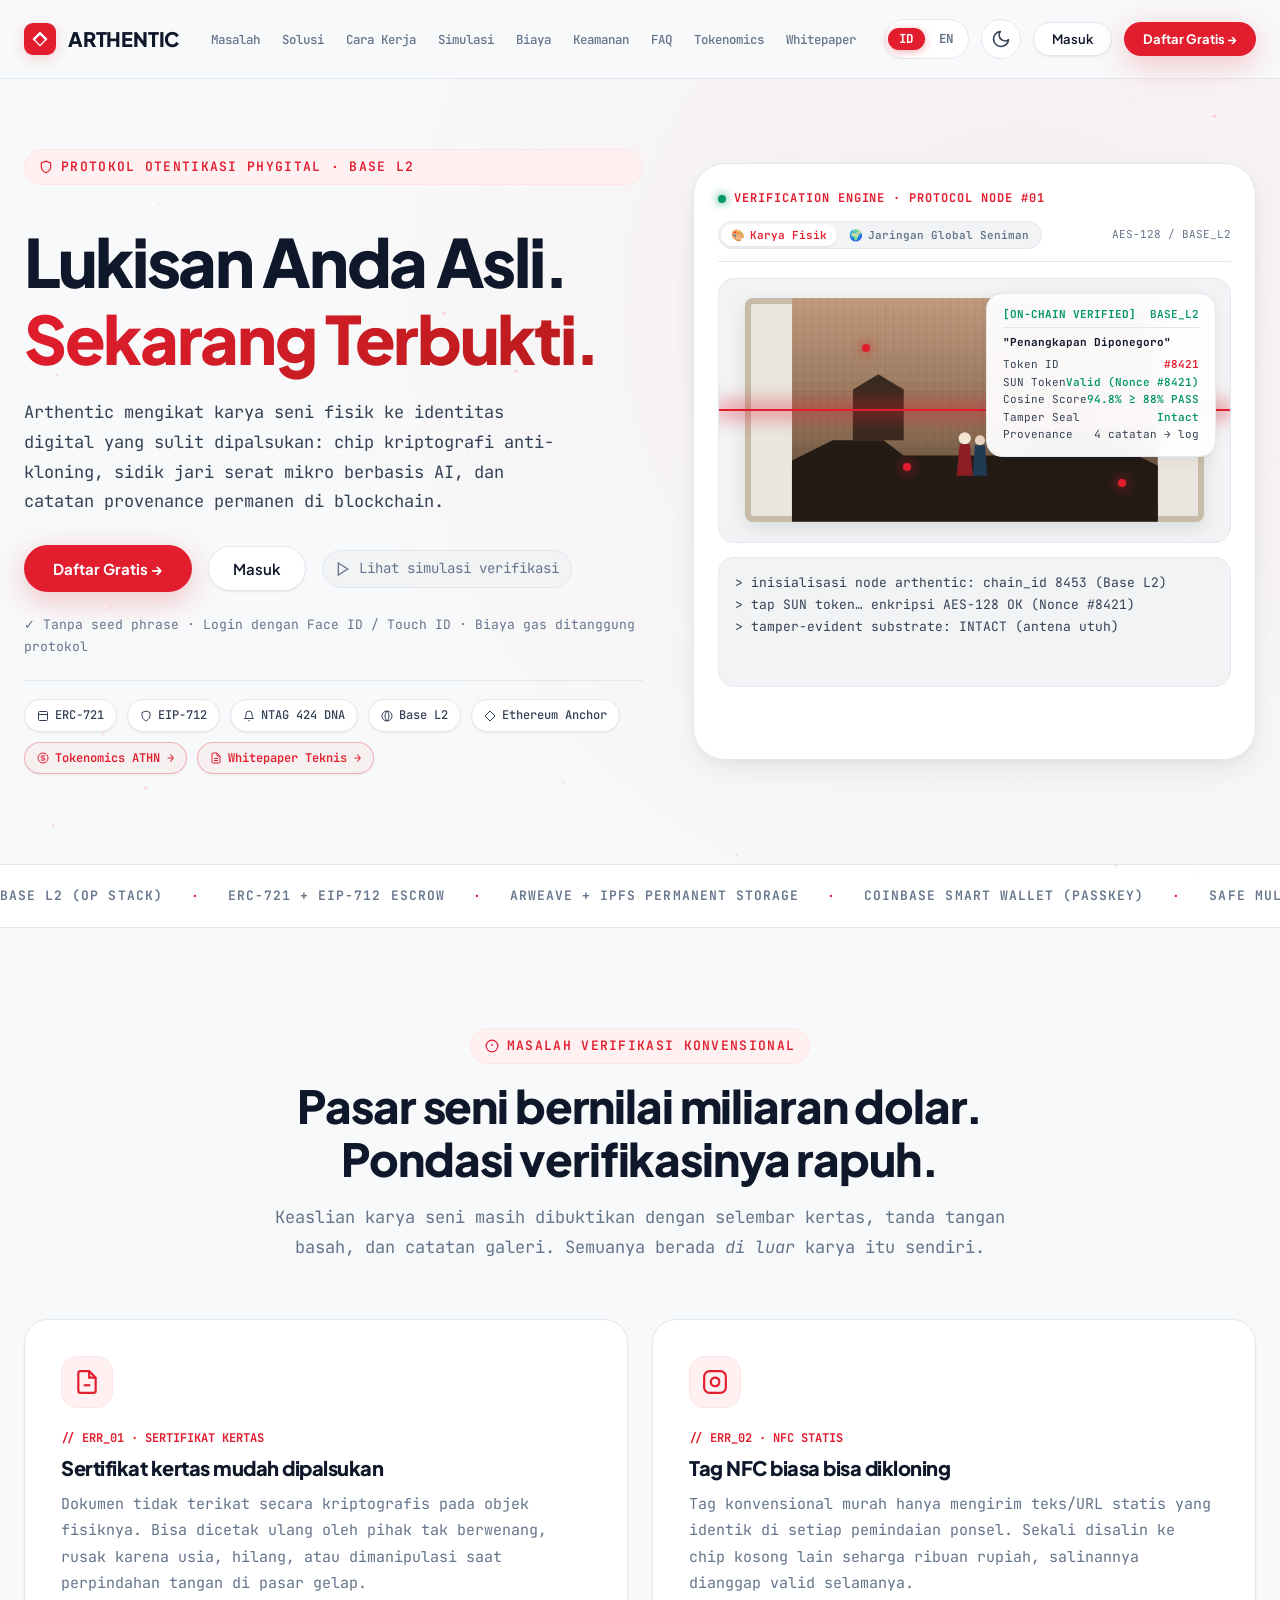
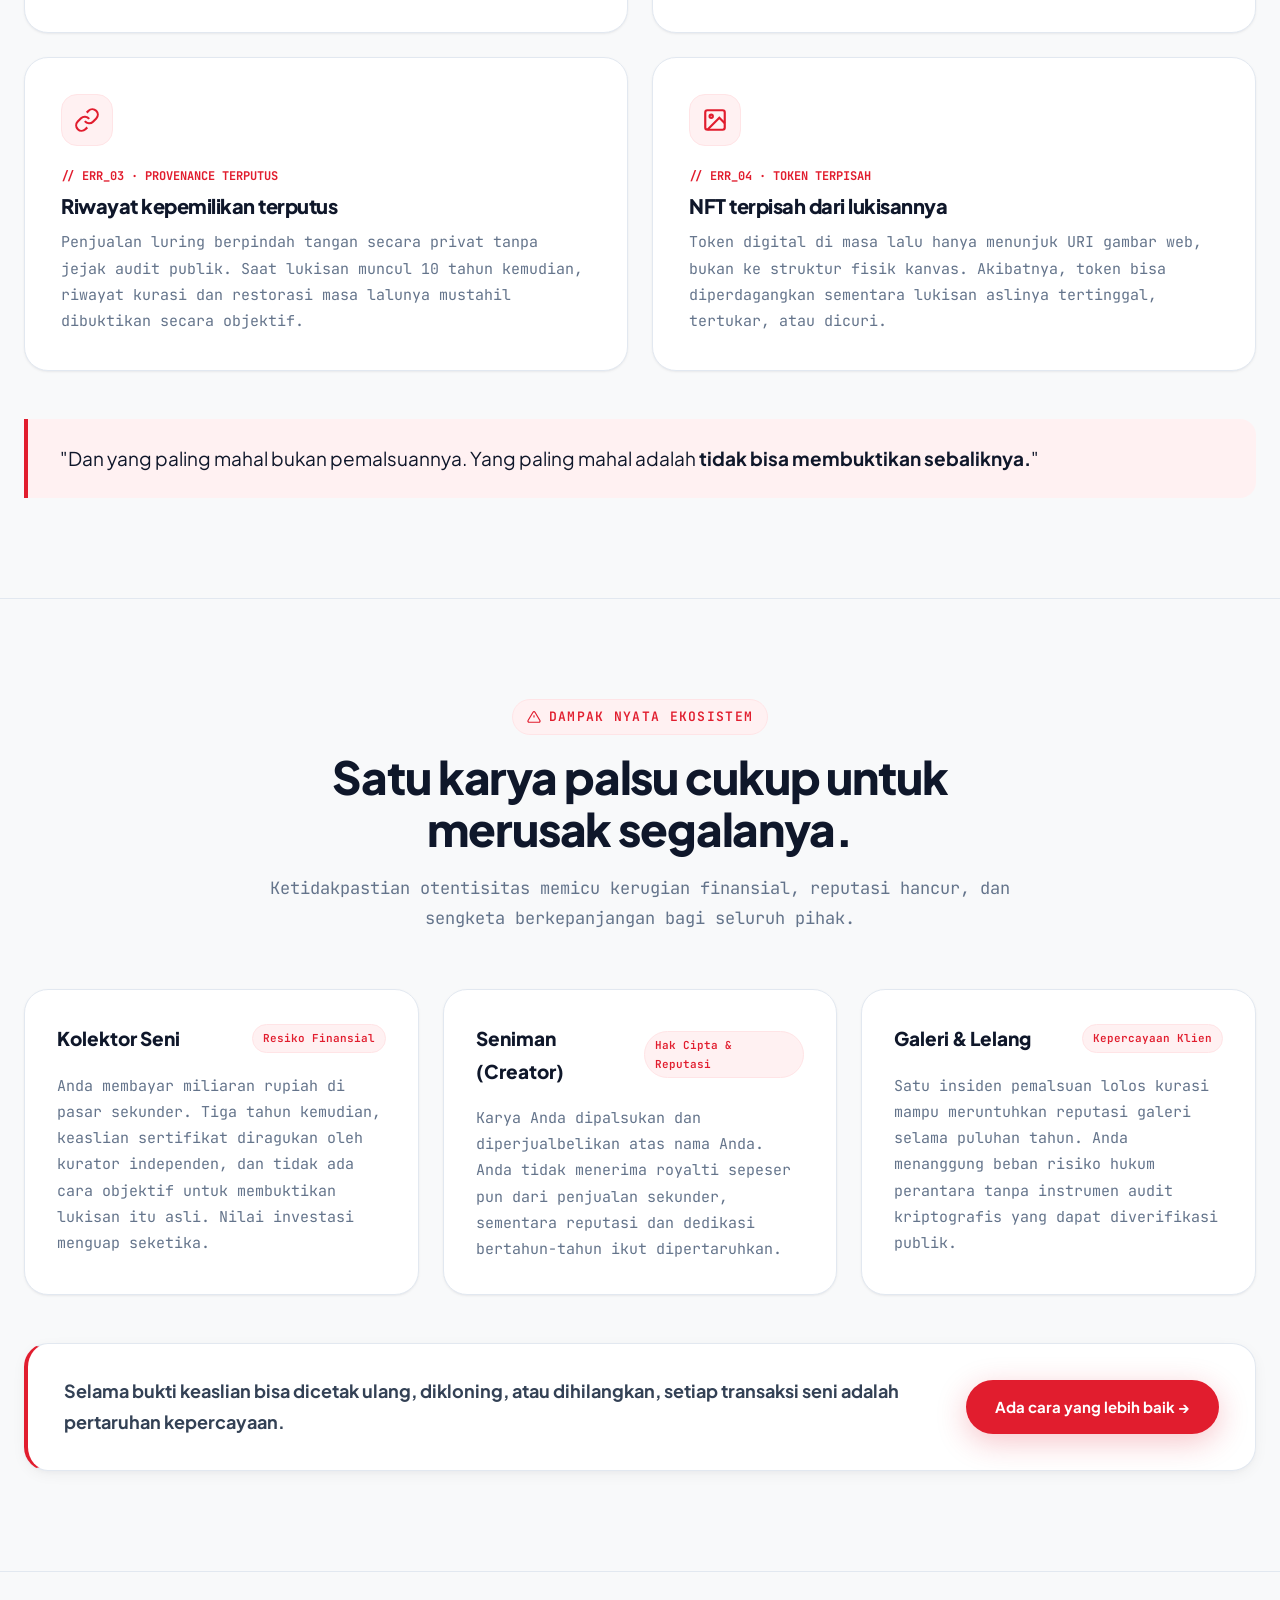
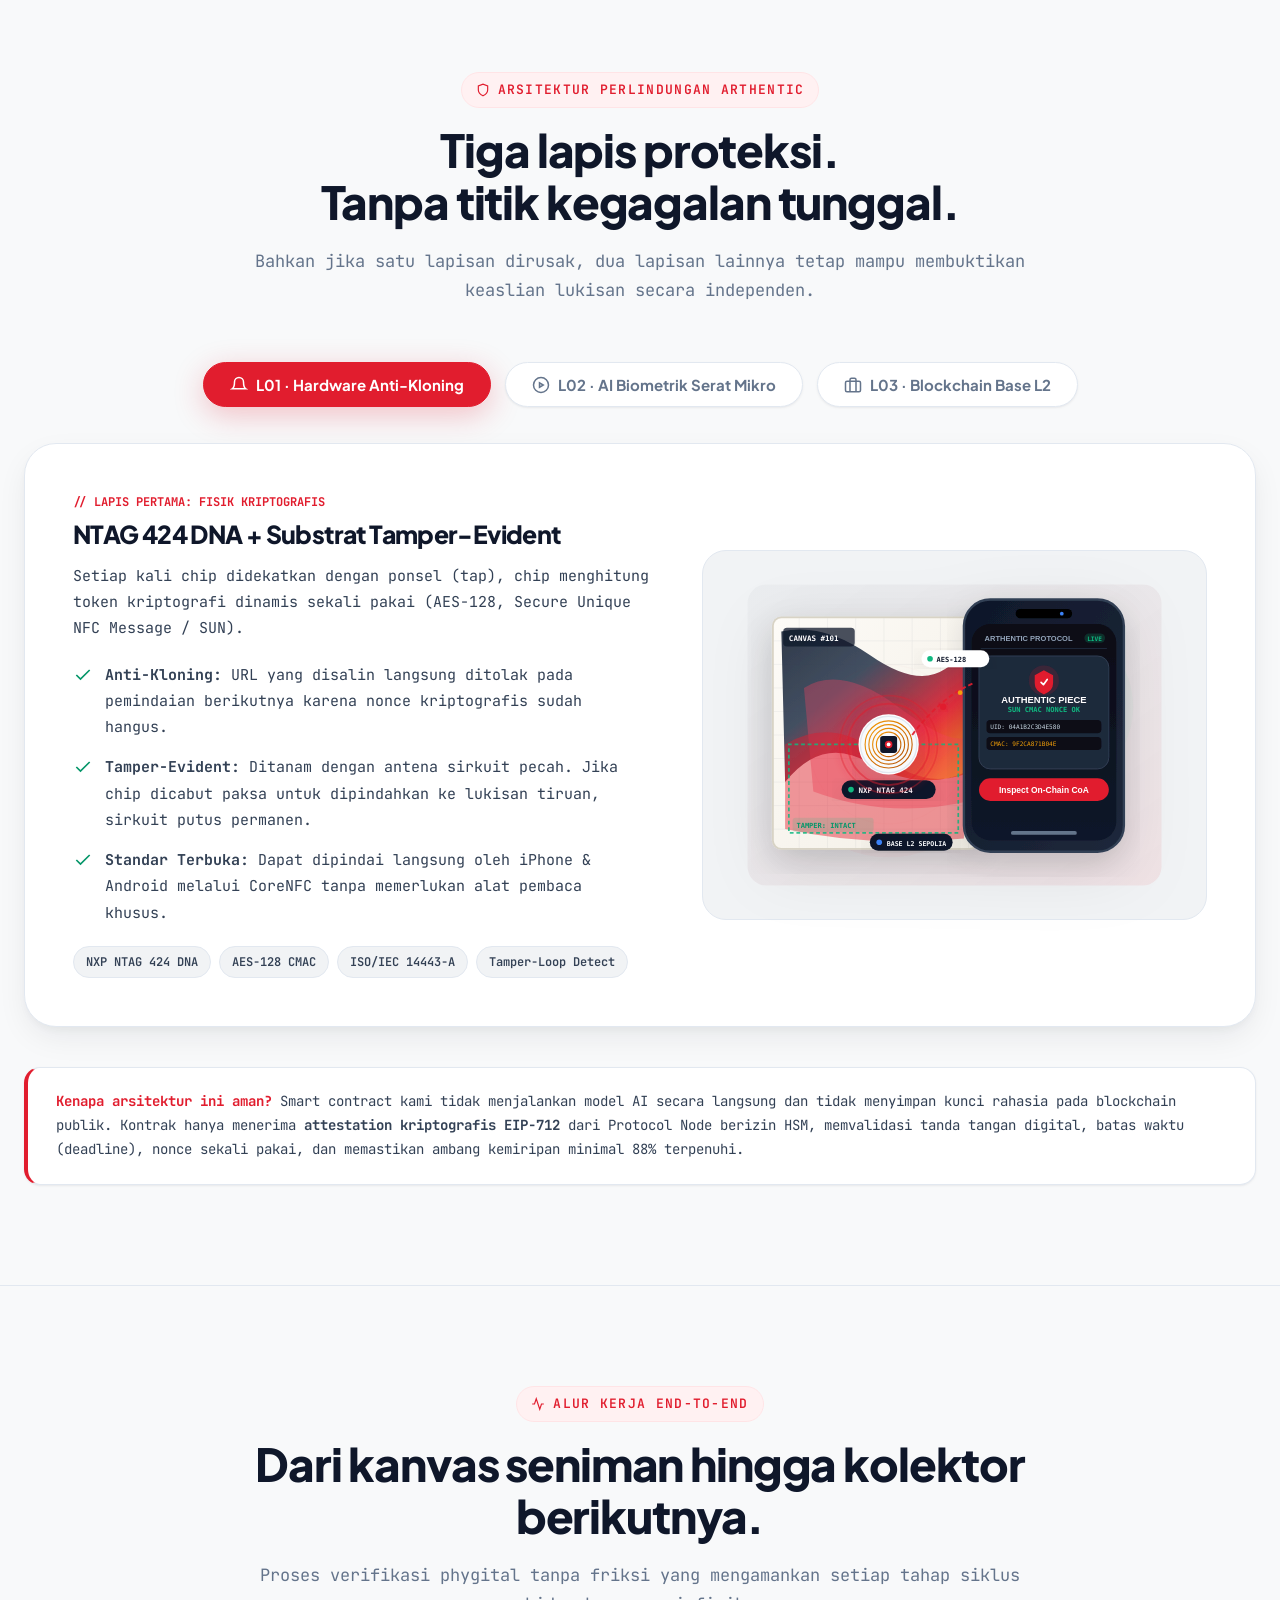
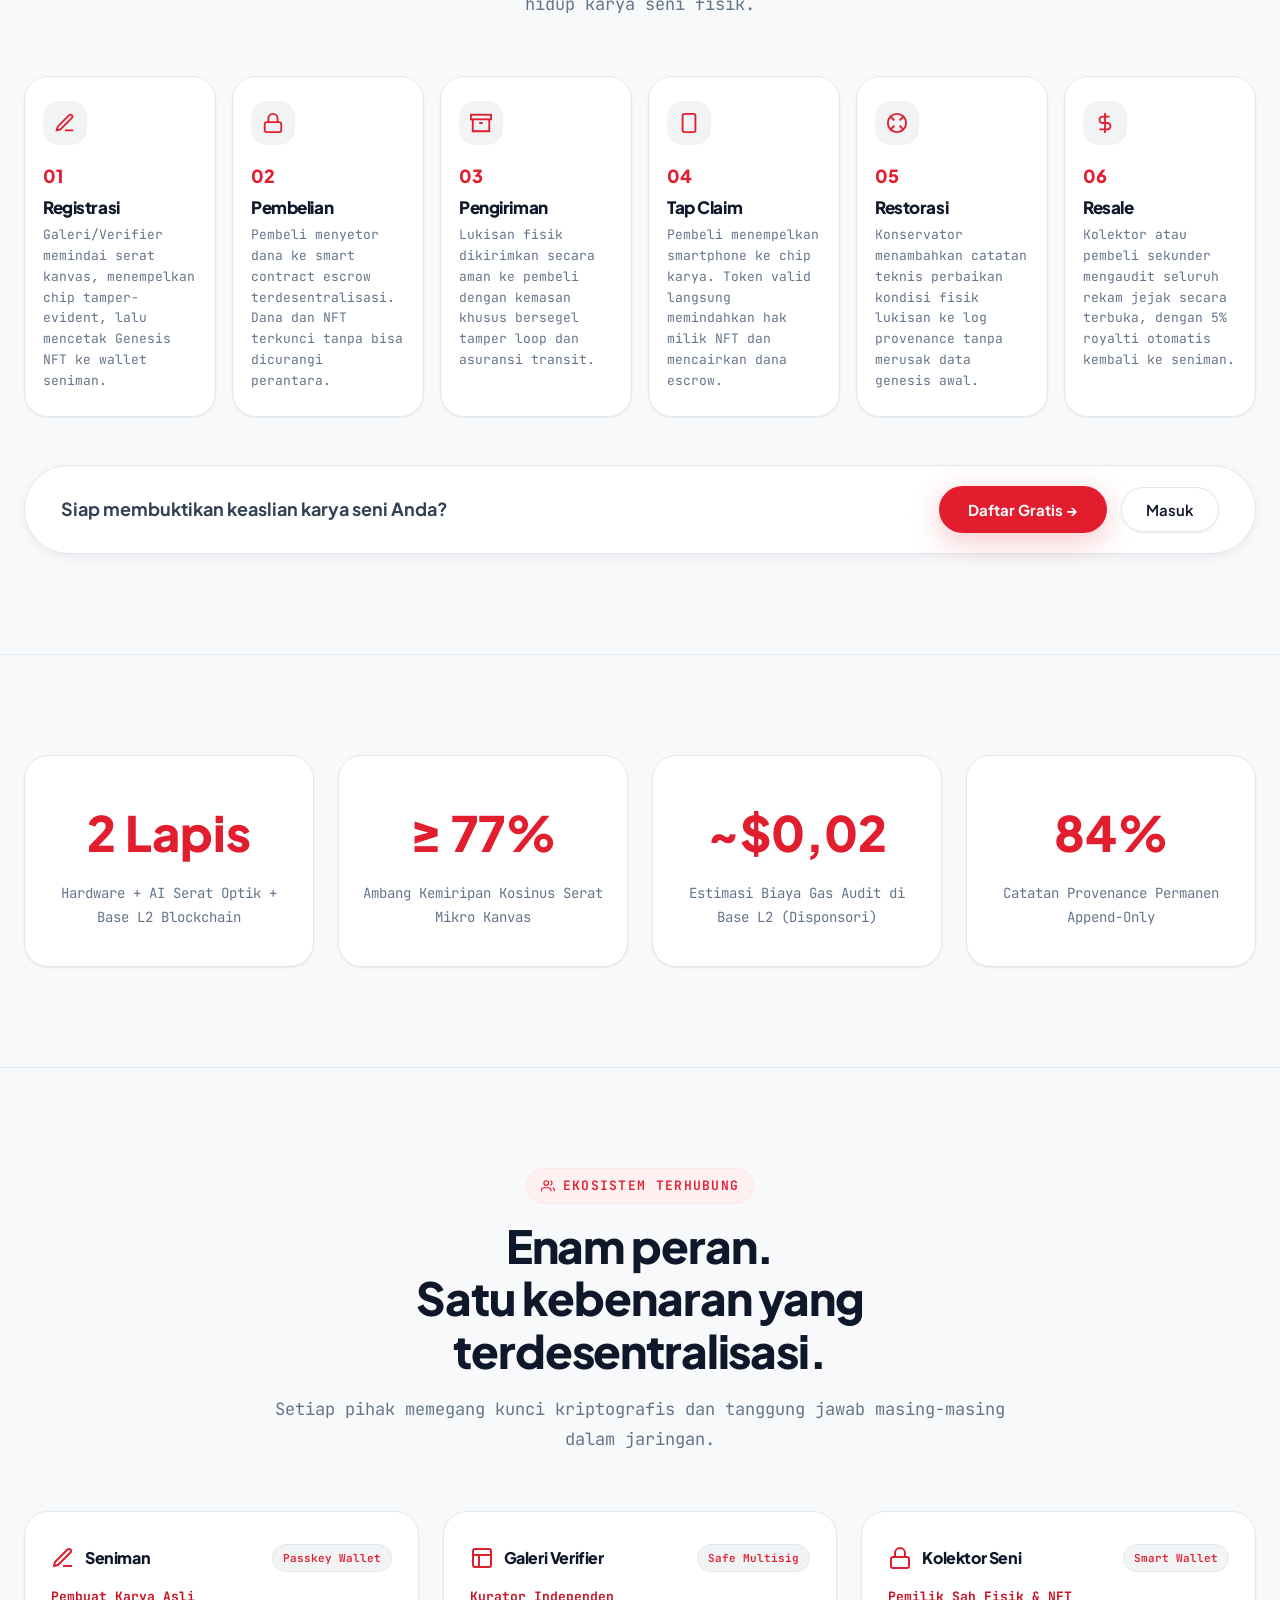
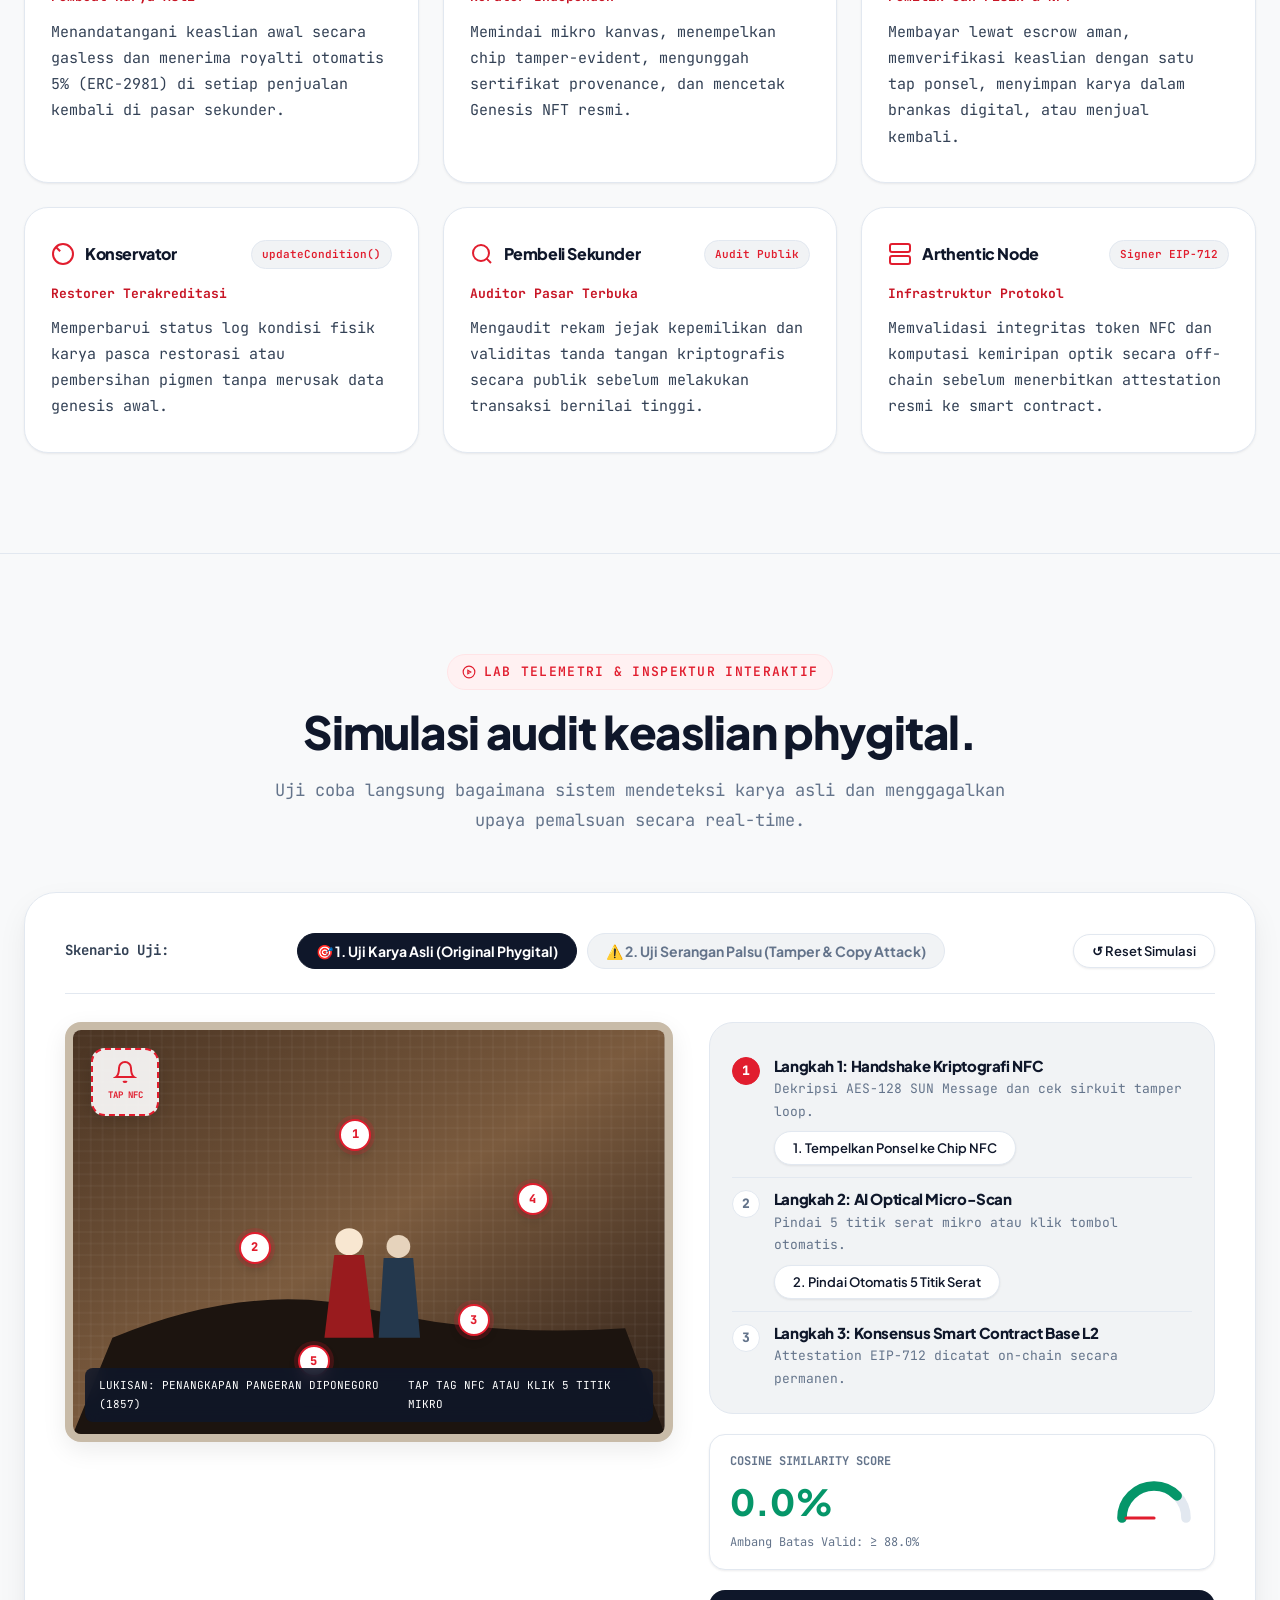
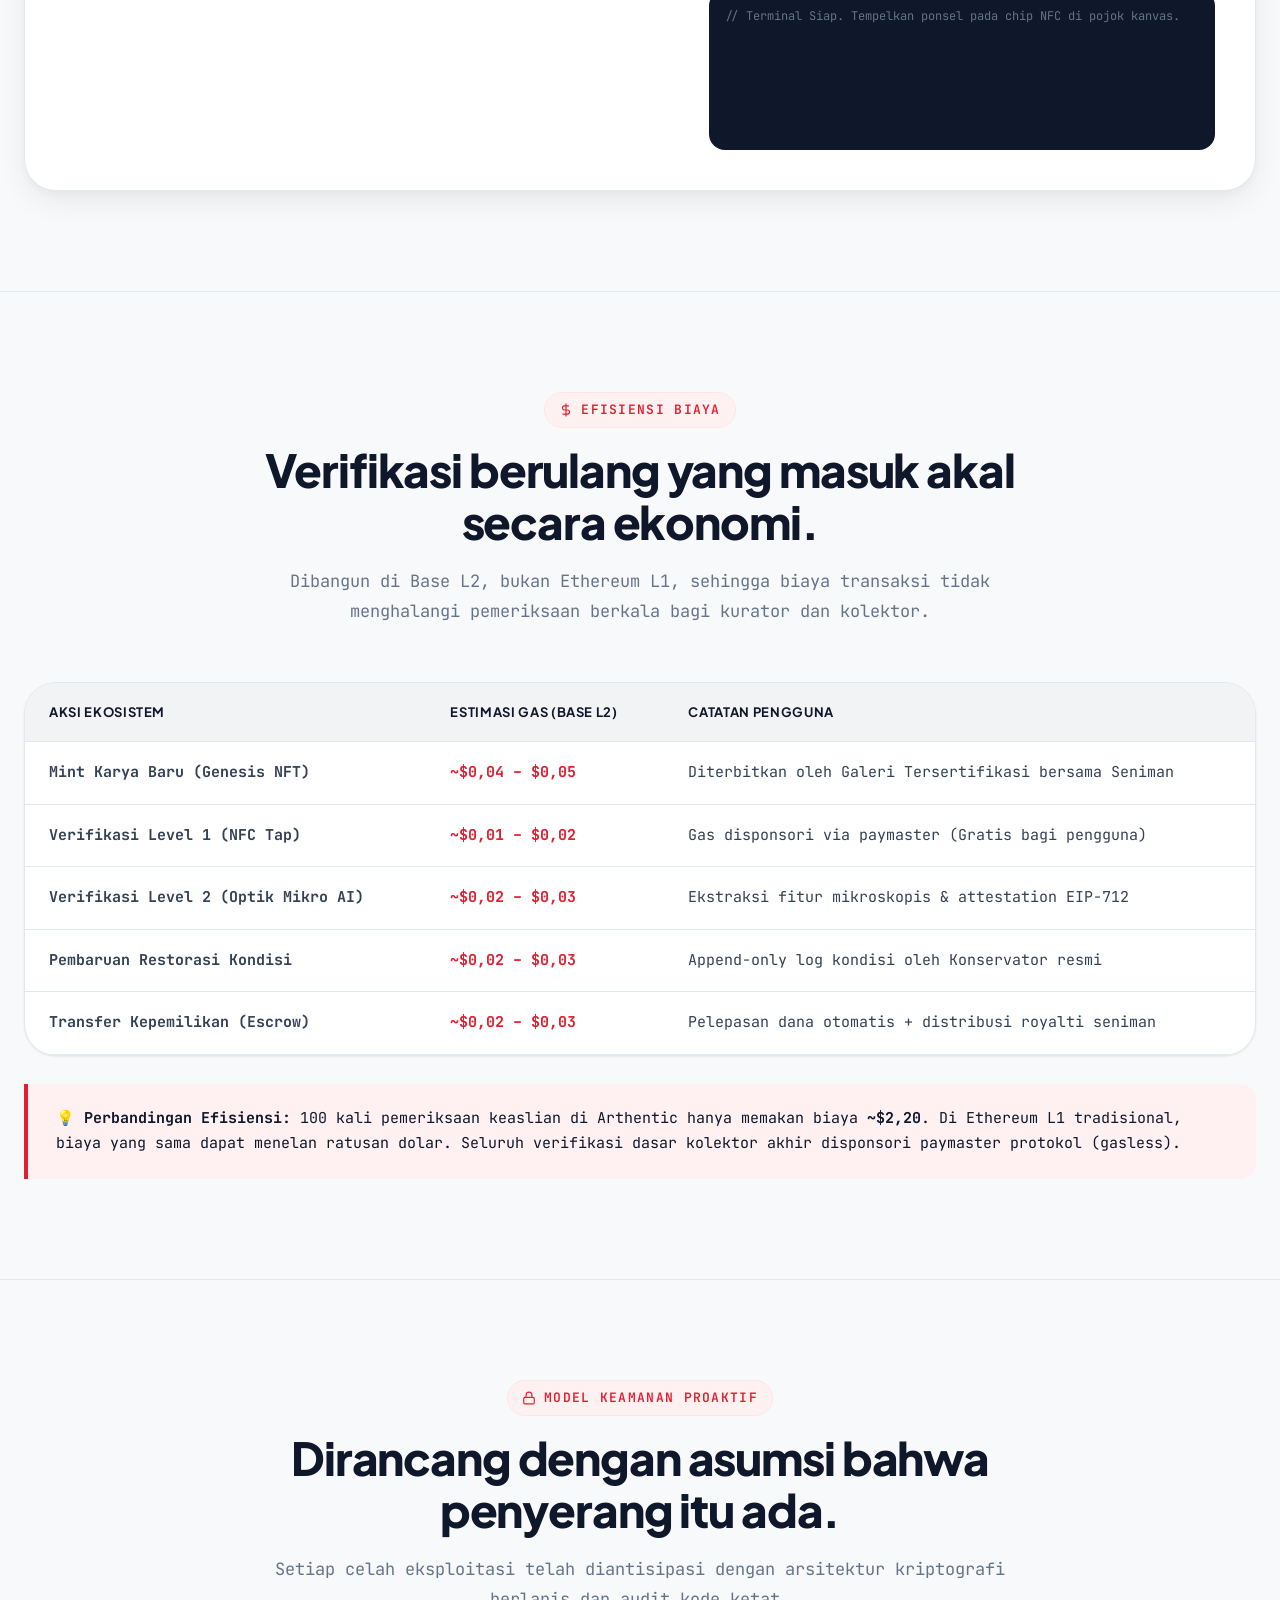
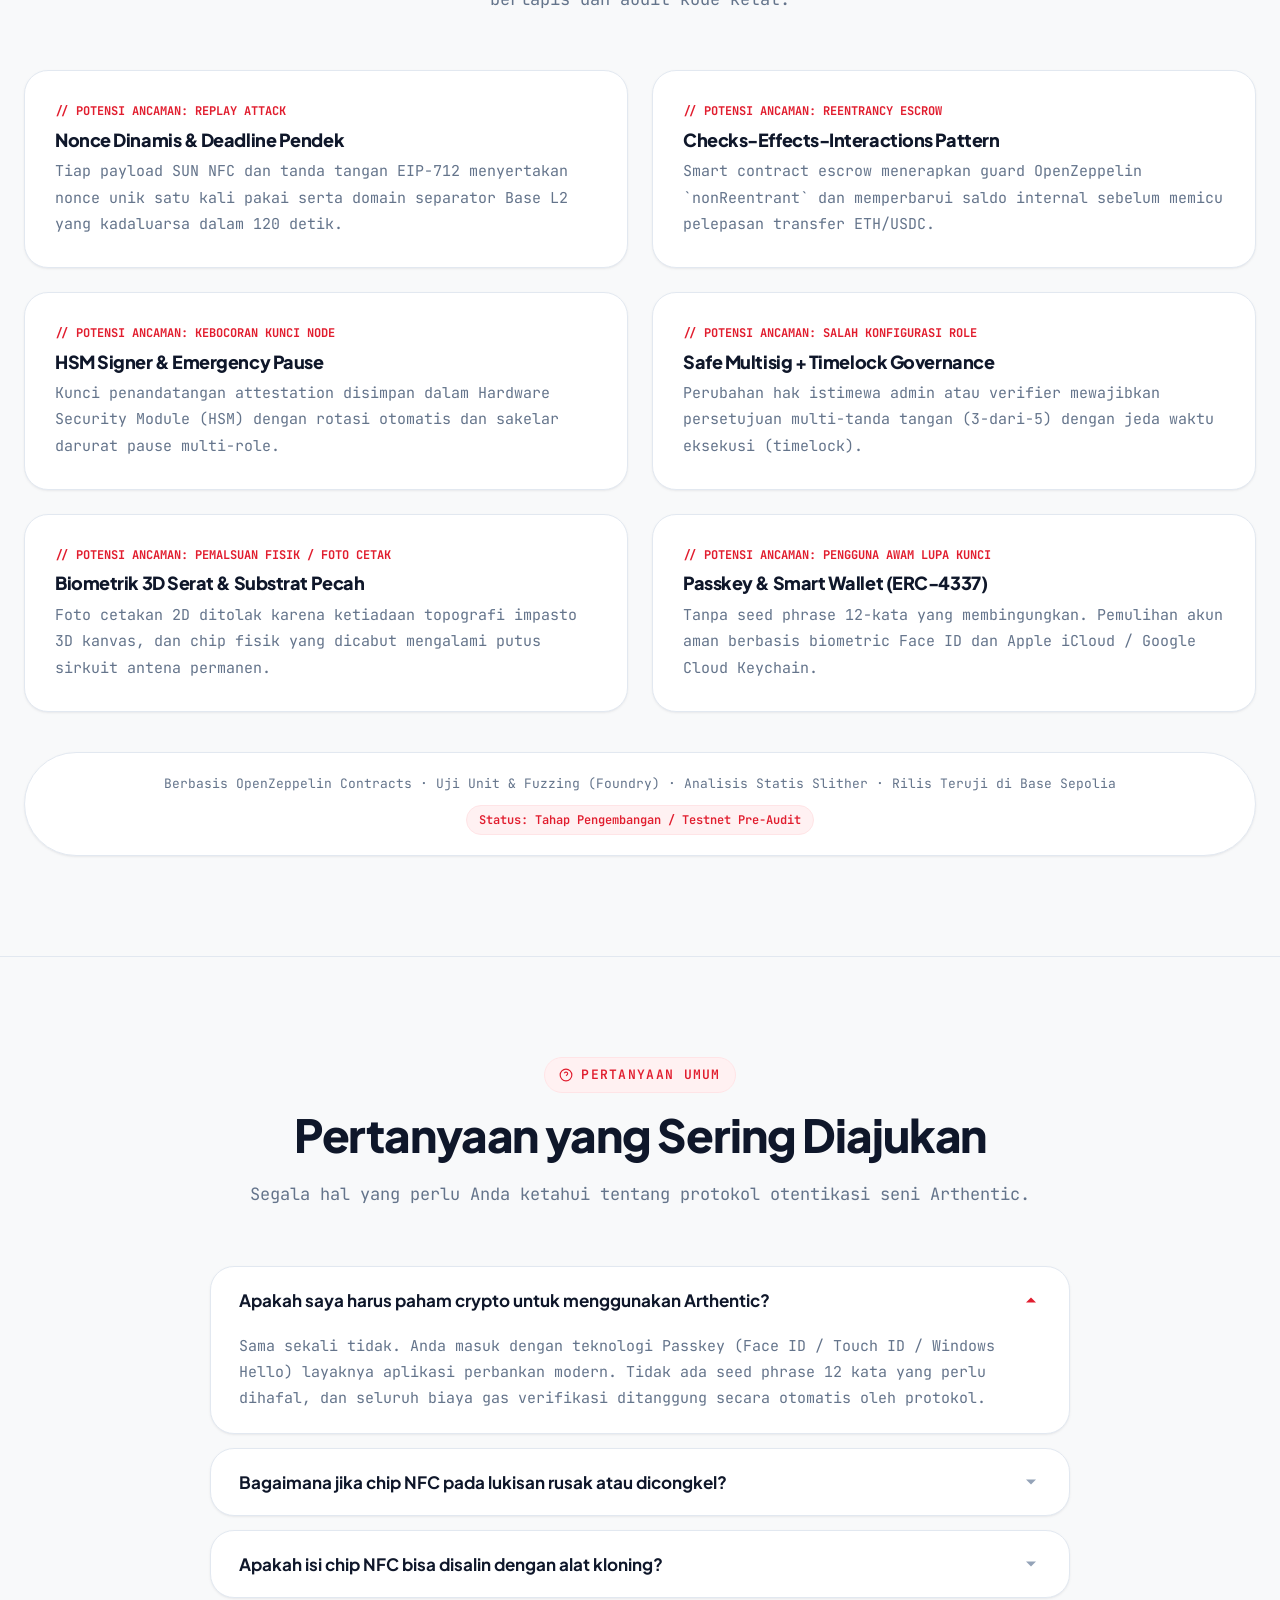
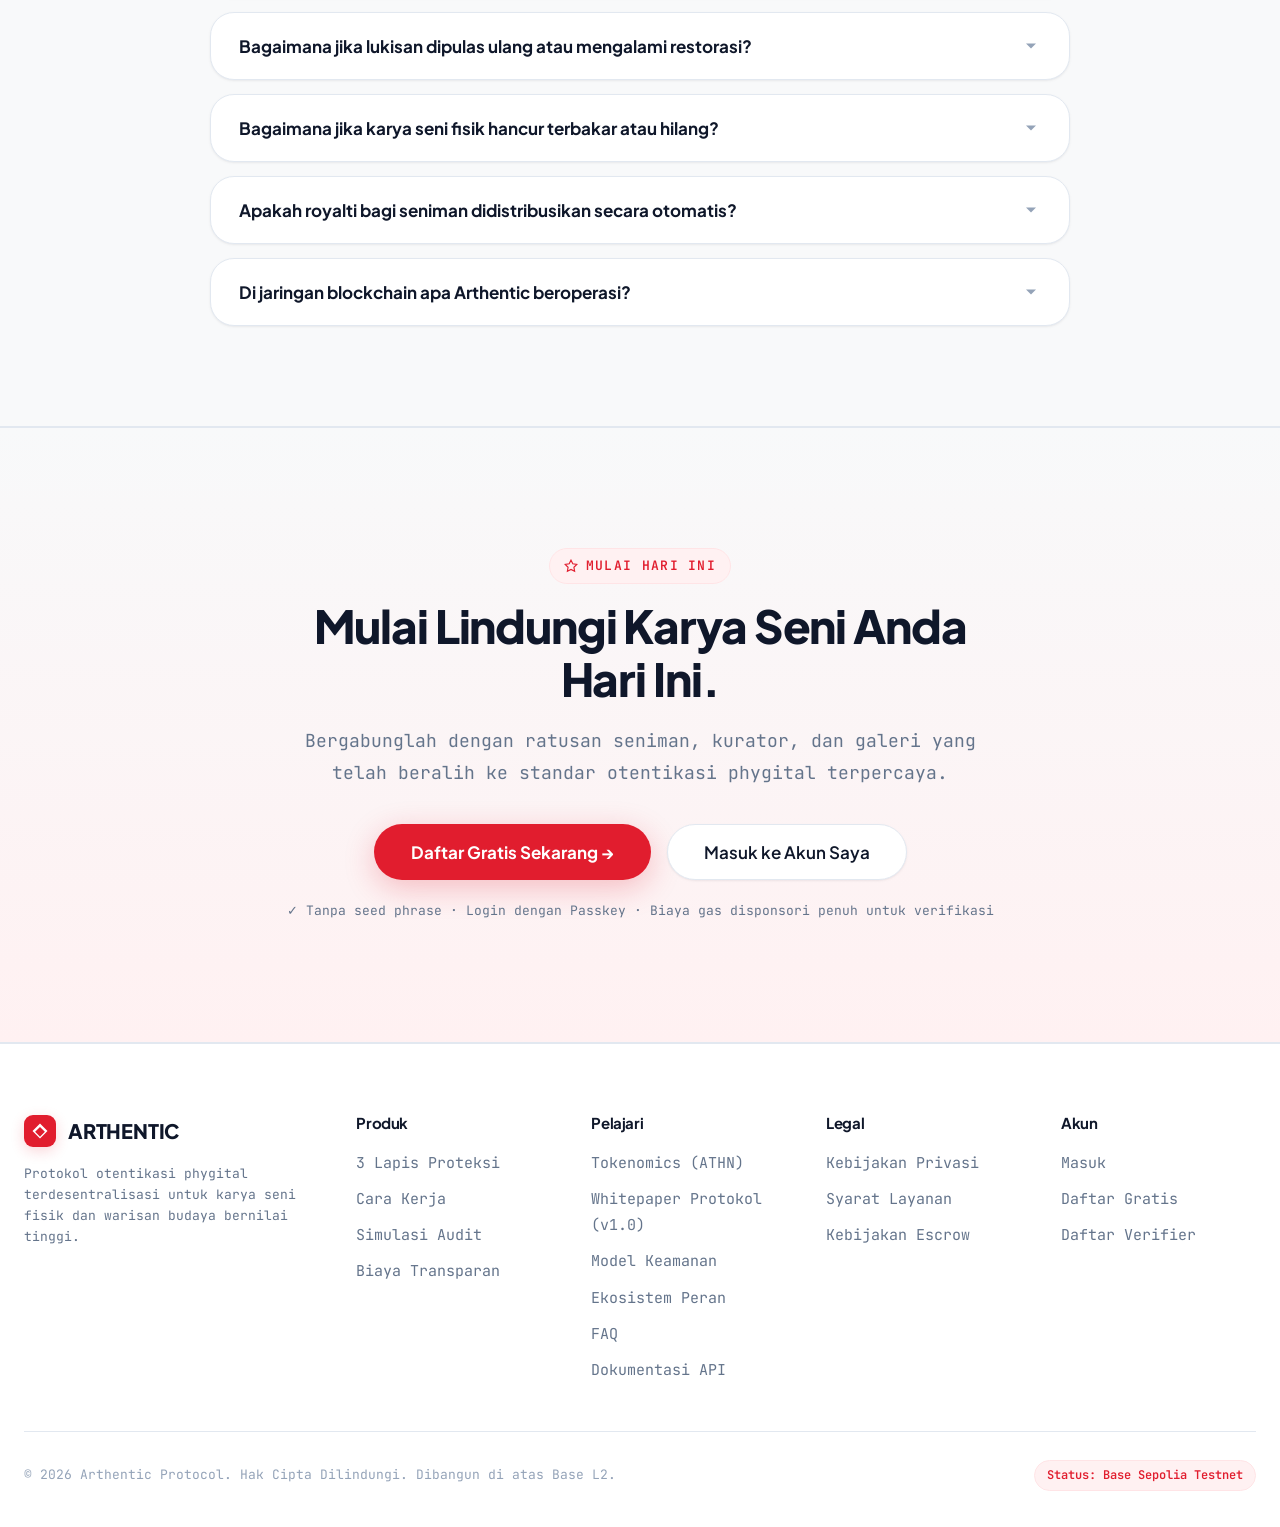
<file: learn-arthentic/index.html>
<!DOCTYPE html>
<html lang="id" data-theme="light">
<head>
  <meta charset="UTF-8">
  <meta name="viewport" content="width=device-width, initial-scale=1.0">
  <title>Arthentic: Otentikasi & Provenance Karya Seni Fisik di Blockchain</title>
  <meta name="description" content="Arthentic mengikat lukisan fisik ke identitas digital sulit dipalsukan lewat chip NFC anti-kloning, sidik jari optik AI, dan blockchain Base L2. Daftar gratis.">
  <meta name="theme-color" content="#F8F9FA">
  
  <!-- Fonts: Plus Jakarta Sans & JetBrains Mono -->
  <link rel="preconnect" href="https://fonts.googleapis.com">
  <link rel="preconnect" href="https://fonts.gstatic.com" crossorigin>
  <link href="https://fonts.googleapis.com/css2?family=Plus+Jakarta+Sans:wght@500;600;700;800&family=JetBrains+Mono:wght@400;500;600&display=swap" rel="stylesheet">
  
  <!-- Pure SVG Favicon -->
  <link rel="icon" type="image/svg+xml" href="data:image/svg+xml,<svg xmlns='http://www.w3.org/2000/svg' viewBox='0 0 32 32'><rect width='32' height='32' rx='8' fill='%23E11D2E'/><path d='M16 6 L26 16 L16 26 L6 16 Z' fill='%23FFFFFF'/></svg>">

  <!-- Core Stylesheet -->
  <link rel="stylesheet" href="assets/css/style.css">
</head>
<body>

  <!-- Background Ambient Particles (HTML5 Canvas) -->
  <canvas id="ambient-canvas"></canvas>

  <!-- ==========================================================================
       2. NAVBAR
       ========================================================================== -->
  <header class="navbar">
    <div class="container nav-container">
      <a href="#" class="nav-brand" aria-label="Arthentic Beranda">
        <div class="brand-icon">
          <svg viewBox="0 0 24 24">
            <path d="M12 2L2 12l10 10 10-10L12 2zm0 4.5l6.5 6.5-6.5 6.5L5.5 13 12 6.5z"/>
          </svg>
        </div>
        <span>ARTHENTIC</span>
      </a>

      <nav>
        <ul class="nav-links">
          <li><a href="#masalah" class="nav-link" data-i18n="nav.masalah">Masalah</a></li>
          <li><a href="#solusi" class="nav-link" data-i18n="nav.solusi">Solusi</a></li>
          <li><a href="#cara-kerja" class="nav-link" data-i18n="nav.cara_kerja">Cara Kerja</a></li>
          <li><a href="#demo" class="nav-link" data-i18n="nav.demo">Simulasi</a></li>
          <li><a href="#biaya" class="nav-link" data-i18n="nav.biaya">Biaya</a></li>
          <li><a href="#keamanan" class="nav-link" data-i18n="nav.keamanan">Keamanan</a></li>
          <li><a href="#faq" class="nav-link" data-i18n="nav.faq">FAQ</a></li>
          <li><a href="tokenomics.html" class="nav-link" data-i18n="nav.tokenomics">Tokenomics</a></li>
          <li><a href="whitepaper.html" class="nav-link" data-i18n="nav.whitepaper">Whitepaper</a></li>
        </ul>
      </nav>

      <div class="nav-actions">
        <!-- Language Switcher (ID / EN) -->
        <div class="lang-switcher" id="lang-switcher" role="group" aria-label="Language selection">
          <button type="button" class="lang-btn active" data-lang="id" aria-label="Bahasa Indonesia">ID</button>
          <button type="button" class="lang-btn" data-lang="en" aria-label="English">EN</button>
        </div>

        <!-- Theme Toggle (Light / Dark) -->
        <button class="theme-toggle-btn" id="theme-toggle-btn" aria-label="Ganti Tema">
          <svg width="20" height="20" viewBox="0 0 24 24" id="theme-toggle-icon">
            <path d="M21 12.79A9 9 0 1111.21 3 7 7 0 0021 12.79z" stroke="currentColor" stroke-width="2" stroke-linecap="round" stroke-linejoin="round" fill="none"/>
          </svg>
        </button>

        <button class="btn-ghost btn-sm" data-action="open-login" data-i18n="nav.login">Masuk</button>
        <button class="btn-primary btn-sm" data-action="open-signup" data-i18n="nav.signup">Daftar Gratis →</button>
        <button class="hamburger-btn" id="hamburger-btn" aria-label="Buka Navigasi Mobile">
          <svg width="24" height="24" viewBox="0 0 24 24" fill="none" stroke="currentColor" stroke-width="2">
            <path d="M4 6h16M4 12h16M4 18h16"/>
          </svg>
        </button>
      </div>
    </div>

    <!-- Mobile Drawer -->
    <div id="mobile-drawer" class="mobile-drawer" style="display: none;">
      <a href="#masalah" class="nav-link" data-i18n="nav.masalah">Masalah</a>
      <a href="#solusi" class="nav-link" data-i18n="nav.solusi">Solusi</a>
      <a href="#cara-kerja" class="nav-link" data-i18n="nav.cara_kerja">Cara Kerja</a>
      <a href="#demo" class="nav-link" data-i18n="nav.demo">Simulasi</a>
      <a href="#biaya" class="nav-link" data-i18n="nav.biaya">Biaya</a>
      <a href="#keamanan" class="nav-link" data-i18n="nav.keamanan">Keamanan</a>
      <a href="#faq" class="nav-link" data-i18n="nav.faq">FAQ</a>
      <a href="tokenomics.html" class="nav-link" data-i18n="nav.tokenomics">Tokenomics</a>
      <a href="whitepaper.html" class="nav-link" data-i18n="nav.whitepaper">Whitepaper</a>

      <div class="mobile-lang-row">
        <span class="mobile-lang-label">Bahasa / Language:</span>
        <div class="lang-switcher">
          <button type="button" class="lang-btn active" data-lang="id">ID</button>
          <button type="button" class="lang-btn" data-lang="en">EN</button>
        </div>
      </div>

      <div style="display: flex; gap: 12px; margin-top: 8px;">
        <button class="btn-ghost" style="flex:1" data-action="open-login" data-i18n="nav.login">Masuk</button>
        <button class="btn-primary" style="flex:1" data-action="open-signup" data-i18n="nav.signup">Daftar Gratis →</button>
      </div>
    </div>
  </header>

  <!-- ==========================================================================
       3. HERO SECTION
       ========================================================================== -->
  <section class="hero-section" id="hero">
    <div class="container hero-grid">
      <!-- Left Copy -->
      <div class="hero-copy">
        <div class="eyebrow">
          <svg width="14" height="14" viewBox="0 0 24 24" fill="none" stroke="currentColor" stroke-width="2">
            <path d="M12 22s8-4 8-10V5l-8-3-8 3v7c0 6 8 10 8 10z"/>
          </svg>
          <span data-i18n="hero.eyebrow">PROTOKOL OTENTIKASI PHYGITAL · BASE L2</span>
        </div>

        <h1 class="hero-title" data-i18n="hero.title">
          Lukisan Anda Asli.<br>
          <span class="glow-text">Sekarang Terbukti.</span>
        </h1>

        <p class="hero-desc" data-i18n="hero.desc">
          Arthentic mengikat karya seni fisik ke identitas digital yang sulit dipalsukan: chip kriptografi anti-kloning, sidik jari serat mikro berbasis AI, dan catatan provenance permanen di blockchain.
        </p>

        <div class="hero-cta-group">
          <button class="btn-primary" data-action="open-signup">Daftar Gratis →</button>
          <button class="btn-ghost" data-action="open-login">Masuk</button>
          <a href="#demo" class="demo-link">
            <svg width="16" height="16" viewBox="0 0 24 24" fill="none" stroke="currentColor" stroke-width="2">
              <polygon points="5 3 19 12 5 21 5 3"/>
            </svg>
            <span data-i18n="hero.cta_demo">Lihat simulasi verifikasi</span>
          </a>
        </div>

        <div class="hero-microcopy">
          ✓ Tanpa seed phrase · Login dengan Face ID / Touch ID · Biaya gas ditanggung protokol
        </div>

        <div class="hero-trust-strip">
          <span class="trust-badge">
            <svg width="12" height="12" viewBox="0 0 24 24" fill="none" stroke="currentColor" stroke-width="2"><rect x="3" y="3" width="18" height="18" rx="2"/><path d="M3 9h18"/></svg>
            ERC-721
          </span>
          <span class="trust-badge">
            <svg width="12" height="12" viewBox="0 0 24 24" fill="none" stroke="currentColor" stroke-width="2"><path d="M12 22s8-4 8-10V5l-8-3-8 3v7c0 6 8 10 8 10z"/></svg>
            EIP-712
          </span>
          <span class="trust-badge">
            <svg width="12" height="12" viewBox="0 0 24 24" fill="none" stroke="currentColor" stroke-width="2"><path d="M6 8a6 6 0 0 1 12 0c0 7 3 9 3 9H3s3-2 3-9"/><path d="M10.3 21a1.94 1.94 0 0 0 3.4 0"/></svg>
            NTAG 424 DNA
          </span>
          <span class="trust-badge">
            <svg width="12" height="12" viewBox="0 0 24 24" fill="none" stroke="currentColor" stroke-width="2"><circle cx="12" cy="12" r="10"/><path d="M12 2a15.3 15.3 0 0 1 4 10 15.3 15.3 0 0 1-4 10 15.3 15.3 0 0 1-4-10 15.3 15.3 0 0 1 4-10z"/></svg>
            Base L2
          </span>
          <span class="trust-badge">
            <svg width="12" height="12" viewBox="0 0 24 24" fill="none" stroke="currentColor" stroke-width="2"><path d="M12 2L2 12l10 10 10-10L12 2z"/></svg>
            Ethereum Anchor
          </span>
          <a href="tokenomics.html" class="trust-badge" style="text-decoration:none; color:var(--red-500); font-weight:600; border-color:rgba(225,29,46,0.3); background:rgba(225,29,46,0.04);">
            <svg width="12" height="12" viewBox="0 0 24 24" fill="none" stroke="currentColor" stroke-width="2"><circle cx="12" cy="12" r="10"/><path d="M16 8h-6a2 2 0 1 0 0 4h4a2 2 0 1 1 0 4H8"/><line x1="12" y1="6" x2="12" y2="8"/><line x1="12" y1="16" x2="12" y2="18"/></svg>
            Tokenomics ATHN →
          </a>
          <a href="whitepaper.html" class="trust-badge" style="text-decoration:none; color:var(--red-500); font-weight:600; border-color:rgba(225,29,46,0.3); background:rgba(225,29,46,0.04);">
            <svg width="12" height="12" viewBox="0 0 24 24" fill="none" stroke="currentColor" stroke-width="2"><path d="M14 2H6a2 2 0 0 0-2 2v16a2 2 0 0 0 2 2h12a2 2 0 0 0 2-2V8z"/><polyline points="14 2 14 8 20 8"/><line x1="16" y1="13" x2="8" y2="13"/><line x1="16" y1="17" x2="8" y2="17"/></svg>
            Whitepaper Teknis →
          </a>
        </div>
      </div>

      <!-- Right Verification Console Visual with SVG Masterpiece + Globe Animation Loop -->
      <div class="hero-console" id="hero-console-container">
        <div class="console-header">
          <div class="console-title">
            <span class="live-indicator"></span>
            <span data-i18n="hero.console_title">VERIFICATION ENGINE · PROTOCOL NODE #01</span>
          </div>
          <div class="console-phase-tabs" role="tablist" aria-label="Console View Mode">
            <button class="phase-tab-btn active" id="tab-phase-artwork" type="button" role="tab" aria-selected="true" data-phase="artwork">
              <span>🎨</span> <span data-i18n="hero.phase_artwork">Karya Fisik</span>
            </button>
            <button class="phase-tab-btn" id="tab-phase-globe" type="button" role="tab" aria-selected="false" data-phase="globe">
              <span>🌍</span> <span data-i18n="hero.phase_globe">Jaringan Global</span>
            </button>
          </div>
          <span class="console-cipher-tag">AES-128 / BASE_L2</span>
        </div>

        <div class="console-stage" id="hero-stage">
          <!-- Phase 1 View: Stylized Museum Artwork Canvas (Raden Saleh Tribute Vector) -->
          <div class="hero-stage-view hero-stage-artwork active" id="hero-stage-artwork">
            <div class="hero-artwork-frame">
              <svg viewBox="0 0 360 220" width="100%" height="100%">
                <defs>
                  <linearGradient id="skyGrad" x1="0" y1="0" x2="0" y2="1">
                    <stop offset="0%" stop-color="#C29B7F"/>
                    <stop offset="60%" stop-color="#8C6E54"/>
                    <stop offset="100%" stop-color="#3D2E24"/>
                  </linearGradient>
                  <pattern id="canvasWeave" width="8" height="8" patternUnits="userSpaceOnUse">
                    <path d="M0 0h8v8H0z" fill="none"/>
                    <path d="M0 4h8M4 0v8" stroke="rgba(0,0,0,0.06)" stroke-width="1"/>
                  </pattern>
                </defs>
                <rect width="360" height="220" fill="url(#skyGrad)"/>
                <rect width="360" height="220" fill="url(#canvasWeave)"/>
                <!-- Colonial Architecture & Diponegoro Silhouette Vector -->
                <path d="M0 160 L40 140 L90 140 L110 155 L220 155 L250 135 L300 135 L360 165 L360 220 L0 220 Z" fill="#241B15"/>
                <path d="M60 140 L60 90 L85 75 L110 90 L110 140 Z" fill="#3A2B20"/>
                <!-- Figures -->
                <circle cx="170" cy="138" r="6" fill="#F4E8D6"/>
                <path d="M165 144 L175 144 L178 175 L162 175 Z" fill="#8C1D24"/>
                <circle cx="185" cy="140" r="5" fill="#E8D5C0"/>
                <path d="M180 145 L190 145 L192 175 L178 175 Z" fill="#1F3A52"/>
              </svg>
            </div>

            <!-- Looping Lottie Hi-Tech Radar Scanner -->
            <div id="hero-lottie" class="hero-lottie-container"></div>

            <!-- Laser Scan Line -->
            <div class="canvas-scan-line"></div>

            <!-- 5 Blinking Micro-Dots -->
            <div class="micro-dot md-1" title="Canvas Fiber Weave"></div>
            <div class="micro-dot md-2" title="Impasto Density"></div>
            <div class="micro-dot md-3" title="Micro-Cracks Pattern"></div>
            <div class="micro-dot md-4" title="Varnish Specular Layer"></div>
            <div class="micro-dot md-5" title="Artist Signature Stroke"></div>
          </div>

          <!-- Phase 2 View: Interactive 3D Spinning Holographic Globe for Worldwide Artists -->
          <div class="hero-stage-view hero-stage-globe" id="hero-stage-globe">
            <canvas id="hero-globe-canvas" class="hero-globe-canvas"></canvas>
            <div class="globe-status-pill">
              <span class="globe-live-dot"></span>
              <span data-i18n="hero.globe_pill">INISIATIF UNTUK SELURUH SENIMAN DI DUNIA · TERHUBUNG 7 BENUA</span>
            </div>
          </div>

          <!-- Floating Companion Spec Card -->
          <div class="floating-spec-card" id="hero-spec-card">
            <!-- Artwork Spec View Content -->
            <div class="spec-card-content active" id="spec-content-artwork">
              <div class="spec-header">
                <span>[ON-CHAIN VERIFIED]</span>
                <span class="spec-val-ok">BASE_L2</span>
              </div>
              <div class="spec-title">"Penangkapan Diponegoro"</div>
              <div class="spec-row"><span>Token ID</span><span class="spec-val-red">#8421</span></div>
              <div class="spec-row"><span>SUN Token</span><span class="spec-val-ok">Valid (Nonce #8421)</span></div>
              <div class="spec-row"><span>Cosine Score</span><span class="spec-val-ok">94.8% ≥ 88% PASS</span></div>
              <div class="spec-row"><span>Tamper Seal</span><span class="spec-val-ok">Intact</span></div>
              <div class="spec-row"><span>Provenance</span><span>4 catatan → log</span></div>
            </div>

            <!-- Globe Spec View Content -->
            <div class="spec-card-content" id="spec-content-globe" style="display: none;">
              <div class="spec-header">
                <span data-i18n="hero.globe_card_header">[JARINGAN SENIMAN DUNIA]</span>
                <span class="spec-val-ok">BASE_L2</span>
              </div>
              <div class="spec-title" data-i18n="hero.globe_card_title">Ekosistem Terbuka untuk Seluruh Seniman</div>
              <div class="spec-row"><span data-i18n="hero.globe_card_reach_lbl">Jangkauan</span><span class="spec-val-ok" data-i18n="hero.globe_card_reach_val">Seluruh Dunia (7 Benua)</span></div>
              <div class="spec-row"><span data-i18n="hero.globe_card_nodes_lbl">Node Aktif</span><span class="spec-val-red" data-i18n="hero.globe_card_nodes_val">Jakarta · Tokyo · Paris · NYC</span></div>
              <div class="spec-row"><span data-i18n="hero.globe_card_target_lbl">Penerima Manfaat</span><span class="spec-val-ok" data-i18n="hero.globe_card_target_val">Seniman, Galeri & Kolektor</span></div>
              <div class="spec-row"><span data-i18n="hero.globe_card_mission_lbl">Misi Protokol</span><span data-i18n="hero.globe_card_mission_val">Demokratisasi Otentikasi Seni</span></div>
            </div>
          </div>
        </div>

        <!-- Telemetry Typewriter Loop Output -->
        <div class="console-telemetry" id="hero-telemetry">
          <div>> inisialisasi node arthentic: chain_id 8453 (Base L2)</div>
        </div>

        <div class="verdict-badge" id="hero-verdict">
          <svg width="14" height="14" viewBox="0 0 24 24" fill="none" stroke="currentColor" stroke-width="3">
            <path d="M20 6L9 17l-5-5"/>
          </svg>
          <span id="hero-verdict-text">VERIFIED · 94,8% ≥ 88% PASS</span>
        </div>
      </div>
    </div>
  </section>

  <!-- ==========================================================================
       4. MARQUEE TEKNOLOGI
       ========================================================================== -->
  <section class="marquee-section" aria-label="Teknologi Pendukung">
    <div class="marquee-track">
      <div class="marquee-content">
        <span>BASE L2 (OP STACK)</span><span class="marquee-dot">·</span>
        <span>ERC-721 + EIP-712 ESCROW</span><span class="marquee-dot">·</span>
        <span>ARWEAVE + IPFS PERMANENT STORAGE</span><span class="marquee-dot">·</span>
        <span>COINBASE SMART WALLET (PASSKEY)</span><span class="marquee-dot">·</span>
        <span>SAFE MULTISIG TREASURY</span><span class="marquee-dot">·</span>
        <span>TAMPER-EVIDENT SUBSTRATE</span><span class="marquee-dot">·</span>
        <span>NXP NTAG 424 DNA (SUN TOKEN)</span><span class="marquee-dot">·</span>
        <span>EIP-4337 GASLESS PAYMASTER</span><span class="marquee-dot">·</span>
        <span>AI COSINE SIMILARITY ENGINE</span><span class="marquee-dot">·</span>
      </div>
      <div class="marquee-content" aria-hidden="true">
        <span>BASE L2 (OP STACK)</span><span class="marquee-dot">·</span>
        <span>ERC-721 + EIP-712 ESCROW</span><span class="marquee-dot">·</span>
        <span>ARWEAVE + IPFS PERMANENT STORAGE</span><span class="marquee-dot">·</span>
        <span>COINBASE SMART WALLET (PASSKEY)</span><span class="marquee-dot">·</span>
        <span>SAFE MULTISIG TREASURY</span><span class="marquee-dot">·</span>
        <span>TAMPER-EVIDENT SUBSTRATE</span><span class="marquee-dot">·</span>
        <span>NXP NTAG 424 DNA (SUN TOKEN)</span><span class="marquee-dot">·</span>
        <span>EIP-4337 GASLESS PAYMASTER</span><span class="marquee-dot">·</span>
        <span>AI COSINE SIMILARITY ENGINE</span><span class="marquee-dot">·</span>
      </div>
    </div>
  </section>

  <!-- ==========================================================================
       5. [P] PROBLEM SECTION
       ========================================================================== -->
  <section class="section" id="masalah">
    <div class="container">
      <div class="section-head">
        <div class="eyebrow">
          <svg width="14" height="14" viewBox="0 0 24 24" fill="none" stroke="currentColor" stroke-width="2">
            <circle cx="12" cy="12" r="10"/><line x1="12" y1="8" x2="12" y2="12"/><line x1="12" y1="16" x2="12.01" y2="16"/>
          </svg>
          <span data-i18n="problem.eyebrow">MASALAH VERIFIKASI KONVENSIONAL</span>
        </div>
        <h2 data-i18n="problem.title">Pasar seni bernilai miliaran dolar.<br>Pondasi verifikasinya rapuh.</h2>
        <p class="section-sub" data-i18n="problem.desc">
          Keaslian karya seni masih dibuktikan dengan selembar kertas, tanda tangan basah, dan catatan galeri. Semuanya berada <em>di luar</em> karya itu sendiri.
        </p>
      </div>

      <div class="problem-grid">
        <!-- ERR_01 -->
        <div class="card-rich">
          <div class="card-icon-wrap">
            <svg width="26" height="26" viewBox="0 0 24 24" fill="none" stroke="currentColor" stroke-width="2">
              <path d="M14 2H6a2 2 0 0 0-2 2v16a2 2 0 0 0 2 2h12a2 2 0 0 0 2-2V8z"/>
              <polyline points="14 2 14 8 20 8"/>
              <line x1="9" y1="15" x2="15" y2="15"/>
            </svg>
          </div>
          <div class="card-err-tag">// ERR_01 · SERTIFIKAT KERTAS</div>
          <h3 class="card-title" data-i18n="problem.card1_title">Sertifikat kertas mudah dipalsukan</h3>
          <p class="card-desc">
            Dokumen tidak terikat secara kriptografis pada objek fisiknya. Bisa dicetak ulang oleh pihak tak berwenang, rusak karena usia, hilang, atau dimanipulasi saat perpindahan tangan di pasar gelap.
          </p>
        </div>

        <!-- ERR_02 -->
        <div class="card-rich">
          <div class="card-icon-wrap">
            <svg width="26" height="26" viewBox="0 0 24 24" fill="none" stroke="currentColor" stroke-width="2">
              <rect x="2" y="2" width="20" height="20" rx="5" ry="5"/>
              <path d="M16 11.37A4 4 0 1 1 12.63 8 4 4 0 0 1 16 11.37z"/>
              <line x1="17.5" y1="6.5" x2="17.51" y2="6.5"/>
            </svg>
          </div>
          <div class="card-err-tag">// ERR_02 · NFC STATIS</div>
          <h3 class="card-title" data-i18n="problem.card2_title">Tag NFC biasa bisa dikloning</h3>
          <p class="card-desc">
            Tag konvensional murah hanya mengirim teks/URL statis yang identik di setiap pemindaian ponsel. Sekali disalin ke chip kosong lain seharga ribuan rupiah, salinannya dianggap valid selamanya.
          </p>
        </div>

        <!-- ERR_03 -->
        <div class="card-rich">
          <div class="card-icon-wrap">
            <svg width="26" height="26" viewBox="0 0 24 24" fill="none" stroke="currentColor" stroke-width="2">
              <path d="M10 13a5 5 0 0 0 7.54.54l3-3a5 5 0 0 0-7.07-7.07l-1.72 1.71"/>
              <path d="M14 11a5 5 0 0 0-7.54-.54l-3 3a5 5 0 0 0 7.07 7.07l1.71-1.71"/>
            </svg>
          </div>
          <div class="card-err-tag">// ERR_03 · PROVENANCE TERPUTUS</div>
          <h3 class="card-title" data-i18n="problem.card3_title">Riwayat kepemilikan terputus</h3>
          <p class="card-desc">
            Penjualan luring berpindah tangan secara privat tanpa jejak audit publik. Saat lukisan muncul 10 tahun kemudian, riwayat kurasi dan restorasi masa lalunya mustahil dibuktikan secara objektif.
          </p>
        </div>

        <!-- ERR_04 -->
        <div class="card-rich">
          <div class="card-icon-wrap">
            <svg width="26" height="26" viewBox="0 0 24 24" fill="none" stroke="currentColor" stroke-width="2">
              <rect x="3" y="3" width="18" height="18" rx="2"/>
              <circle cx="8.5" cy="8.5" r="1.5"/>
              <polyline points="21 15 16 10 5 21"/>
            </svg>
          </div>
          <div class="card-err-tag">// ERR_04 · TOKEN TERPISAH</div>
          <h3 class="card-title" data-i18n="problem.card4_title">NFT terpisah dari lukisannya</h3>
          <p class="card-desc">
            Token digital di masa lalu hanya menunjuk URI gambar web, bukan ke struktur fisik kanvas. Akibatnya, token bisa diperdagangkan sementara lukisan aslinya tertinggal, tertukar, atau dicuri.
          </p>
        </div>
      </div>

      <div class="problem-punchline">
        "Dan yang paling mahal bukan pemalsuannya. Yang paling mahal adalah <strong>tidak bisa membuktikan sebaliknya.</strong>"
      </div>
    </div>
  </section>

  <!-- ==========================================================================
       6. [A] AGITATE SECTION
       ========================================================================== -->
  <section class="section" id="agitate">
    <div class="container">
      <div class="section-head">
        <div class="eyebrow">
          <svg width="14" height="14" viewBox="0 0 24 24" fill="none" stroke="currentColor" stroke-width="2">
            <path d="M10.29 3.86L1.82 18a2 2 0 0 0 1.71 3h16.94a2 2 0 0 0 1.71-3L13.71 3.86a2 2 0 0 0-3.42 0z"/>
            <line x1="12" y1="9" x2="12" y2="13"/><line x1="12" y1="17" x2="12.01" y2="17"/>
          </svg>
          <span>DAMPAK NYATA EKOSISTEM</span>
        </div>
        <h2>Satu karya palsu cukup untuk merusak segalanya.</h2>
        <p class="section-sub">
          Ketidakpastian otentisitas memicu kerugian finansial, reputasi hancur, dan sengketa berkepanjangan bagi seluruh pihak.
        </p>
      </div>

      <div class="agitate-grid">
        <!-- Kolektor -->
        <div class="agitate-card">
          <div class="agitate-top">
            <span class="agitate-role">Kolektor Seni</span>
            <span class="agitate-tag">Resiko Finansial</span>
          </div>
          <p class="card-desc">
            Anda membayar miliaran rupiah di pasar sekunder. Tiga tahun kemudian, keaslian sertifikat diragukan oleh kurator independen, dan tidak ada cara objektif untuk membuktikan lukisan itu asli. Nilai investasi menguap seketika.
          </p>
        </div>

        <!-- Seniman -->
        <div class="agitate-card">
          <div class="agitate-top">
            <span class="agitate-role">Seniman (Creator)</span>
            <span class="agitate-tag">Hak Cipta & Reputasi</span>
          </div>
          <p class="card-desc">
            Karya Anda dipalsukan dan diperjualbelikan atas nama Anda. Anda tidak menerima royalti sepeser pun dari penjualan sekunder, sementara reputasi dan dedikasi bertahun-tahun ikut dipertaruhkan.
          </p>
        </div>

        <!-- Galeri / Balai Lelang -->
        <div class="agitate-card">
          <div class="agitate-top">
            <span class="agitate-role">Galeri & Lelang</span>
            <span class="agitate-tag">Kepercayaan Klien</span>
          </div>
          <p class="card-desc">
            Satu insiden pemalsuan lolos kurasi mampu meruntuhkan reputasi galeri selama puluhan tahun. Anda menanggung beban risiko hukum perantara tanpa instrumen audit kriptografis yang dapat diverifikasi publik.
          </p>
        </div>
      </div>

      <div class="agitate-callout">
        <div style="font-family: var(--font-head); font-size: 1.125rem; font-weight: 700;">
          Selama bukti keaslian bisa dicetak ulang, dikloning, atau dihilangkan, setiap transaksi seni adalah pertaruhan kepercayaan.
        </div>
        <a href="#solusi" class="btn-primary" style="white-space: nowrap;">Ada cara yang lebih baik →</a>
      </div>
    </div>
  </section>

  <!-- ==========================================================================
       7. [S] SOLUTION SECTION (3 LAPIS PROTEKSI)
       ========================================================================== -->
  <section class="section" id="solusi">
    <div class="container">
      <div class="section-head">
        <div class="eyebrow">
          <svg width="14" height="14" viewBox="0 0 24 24" fill="none" stroke="currentColor" stroke-width="2">
            <path d="M12 22s8-4 8-10V5l-8-3-8 3v7c0 6 8 10 8 10z"/>
          </svg>
          <span data-i18n="solution.eyebrow">ARSITEKTUR PERLINDUNGAN ARTHENTIC</span>
        </div>
        <h2 data-i18n="solution.title">Tiga lapis proteksi.<br>Tanpa titik kegagalan tunggal.</h2>
        <p class="section-sub">
          Bahkan jika satu lapisan dirusak, dua lapisan lainnya tetap mampu membuktikan keaslian lukisan secara independen.
        </p>
      </div>

      <!-- Tab Buttons -->
      <div class="solution-tabs-header">
        <button class="sol-tab-btn active" data-target="pane-l01">
          <svg width="18" height="18" viewBox="0 0 24 24" fill="none" stroke="currentColor" stroke-width="2"><path d="M6 8a6 6 0 0 1 12 0c0 7 3 9 3 9H3s3-2 3-9"/></svg>
          <span>L01 · Hardware Anti-Kloning</span>
        </button>
        <button class="sol-tab-btn" data-target="pane-l02">
          <svg width="18" height="18" viewBox="0 0 24 24" fill="none" stroke="currentColor" stroke-width="2"><circle cx="12" cy="12" r="10"/><path d="m10 15 5-3-5-3v6Z"/></svg>
          <span>L02 · AI Biometrik Serat Mikro</span>
        </button>
        <button class="sol-tab-btn" data-target="pane-l03">
          <svg width="18" height="18" viewBox="0 0 24 24" fill="none" stroke="currentColor" stroke-width="2"><rect x="2" y="7" width="20" height="14" rx="2"/><path d="M16 21V5a2 2 0 0 0-2-2h-4a2 2 0 0 0-2 2v16"/></svg>
          <span data-i18n="solution.tab3">L03 · Blockchain Base L2</span>
        </button>
      </div>

      <!-- Pane 1: Hardware -->
      <div class="sol-tab-pane active" id="pane-l01">
        <div>
          <div class="card-err-tag">// LAPIS PERTAMA: FISIK KRIPTOGRAFIS</div>
          <h3 style="margin-bottom: 14px;">NTAG 424 DNA + Substrat Tamper-Evident</h3>
          <p style="margin-bottom: 16px;">
            Setiap kali chip didekatkan dengan ponsel (tap), chip menghitung token kriptografi dinamis sekali pakai (AES-128, Secure Unique NFC Message / SUN).
          </p>
          <ul class="sol-feature-list">
            <li class="sol-feature-item">
              <svg class="sol-feature-icon" viewBox="0 0 24 24" fill="none" stroke="currentColor" stroke-width="2"><polyline points="20 6 9 17 4 12"/></svg>
              <div><strong>Anti-Kloning:</strong> URL yang disalin langsung ditolak pada pemindaian berikutnya karena nonce kriptografis sudah hangus.</div>
            </li>
            <li class="sol-feature-item">
              <svg class="sol-feature-icon" viewBox="0 0 24 24" fill="none" stroke="currentColor" stroke-width="2"><polyline points="20 6 9 17 4 12"/></svg>
              <div><strong>Tamper-Evident:</strong> Ditanam dengan antena sirkuit pecah. Jika chip dicabut paksa untuk dipindahkan ke lukisan tiruan, sirkuit putus permanen.</div>
            </li>
            <li class="sol-feature-item">
              <svg class="sol-feature-icon" viewBox="0 0 24 24" fill="none" stroke="currentColor" stroke-width="2"><polyline points="20 6 9 17 4 12"/></svg>
              <div><strong>Standar Terbuka:</strong> Dapat dipindai langsung oleh iPhone & Android melalui CoreNFC tanpa memerlukan alat pembaca khusus.</div>
            </li>
          </ul>
          <div class="sol-badge-group">
            <span class="sol-spec-badge">NXP NTAG 424 DNA</span>
            <span class="sol-spec-badge">AES-128 CMAC</span>
            <span class="sol-spec-badge">ISO/IEC 14443-A</span>
            <span class="sol-spec-badge">Tamper-Loop Detect</span>
          </div>
        </div>
        <div class="sol-visual-stage">
          <div class="sol-illustration-wrapper">
            <img src="assets/images/nfc-handshake-ill.svg" 
                 alt="NXP NTAG 424 DNA NFC Tap Verification & Cryptographic Handshake" 
                 class="sol-illustration-img"
                 loading="eager" />
          </div>
          <div id="lottie-sol-nfc" class="lottie-box" style="display: none;"></div>
        </div>
      </div>

      <!-- Pane 2: AI Optical -->
      <div class="sol-tab-pane" id="pane-l02">
        <div>
          <div class="card-err-tag">// LAPIS KEDUA: BIOMETRIK SERAT MIKRO</div>
          <h3 style="margin-bottom: 14px;">Sidik Jari Optik Mikro: AI Vector & Cosine Similarity</h3>
          <p style="margin-bottom: 16px;">
            Karya seni fisik memiliki topografi serat mikro yang unik seperti sidik jari manusia. Sensor LiDAR dan lensa makro memindai 5–10 koordinat mikroskopis kanvas.
          </p>
          <ul class="sol-feature-list">
            <li class="sol-feature-item">
              <svg class="sol-feature-icon" viewBox="0 0 24 24" fill="none" stroke="currentColor" stroke-width="2"><polyline points="20 6 9 17 4 12"/></svg>
              <div><strong>Genesis Feature Vector:</strong> Pola tenun katun/linen, relief ketebalan cat (impasto), dan retakan mikro diubah menjadi vektor 128-dimensi.</div>
            </li>
            <li class="sol-feature-item">
              <svg class="sol-feature-icon" viewBox="0 0 24 24" fill="none" stroke="currentColor" stroke-width="2"><polyline points="20 6 9 17 4 12"/></svg>
              <div><strong>Ambang Kritis ≥ 88%:</strong> Algoritma kemiripan kosinus mencocokkan kondisi fisik saat ini dengan data genesis, toleran terhadap penuaan pigmen wajar.</div>
            </li>
            <li class="sol-feature-item">
              <svg class="sol-feature-icon" viewBox="0 0 24 24" fill="none" stroke="currentColor" stroke-width="2"><polyline points="20 6 9 17 4 12"/></svg>
              <div><strong>Tolak Tiruan 2D:</strong> Cetakan foto resolusi tinggi tidak memiliki kedalaman serat 3D dan ketebalan relief cat minyak asli.</div>
            </li>
          </ul>
          <div class="sol-badge-group">
            <span class="sol-spec-badge">Depth Map LiDAR</span>
            <span class="sol-spec-badge">128-D Embedding</span>
            <span class="sol-spec-badge">Cosine Similarity ≥ 88%</span>
            <span class="sol-spec-badge">Micro-Weave Analysis</span>
          </div>
        </div>
        <div class="sol-visual-stage">
          <div id="lottie-sol-ai" class="lottie-box"></div>
        </div>
      </div>

      <!-- Pane 3: Blockchain -->
      <div class="sol-tab-pane" id="pane-l03">
        <div>
          <div class="card-err-tag">// LAPIS KETIGA: PROVENANCE TERDESENTRALISASI</div>
          <h3 style="margin-bottom: 14px;">Base L2 + ERC-721 + Penyimpanan Abadi Arweave</h3>
          <p style="margin-bottom: 16px;">
            Identitas karya seni dicetak sebagai sertifikat NFT standar ERC-721 di jaringan Base L2 Ethereum. Seluruh riwayat verifikasi tersimpan abadi dan tahan sensor.
          </p>
          <ul class="sol-feature-list">
            <li class="sol-feature-item">
              <svg class="sol-feature-icon" viewBox="0 0 24 24" fill="none" stroke="currentColor" stroke-width="2"><polyline points="20 6 9 17 4 12"/></svg>
              <div><strong>Append-Only Provenance:</strong> Transaksi jual-beli, audit kondisi, dan log restorasi konservator dicatat permanen tanpa bisa dihapus.</div>
            </li>
            <li class="sol-feature-item">
              <svg class="sol-feature-icon" viewBox="0 0 24 24" fill="none" stroke="currentColor" stroke-width="2"><polyline points="20 6 9 17 4 12"/></svg>
              <div><strong>Storage Permanen:</strong> Vektor fitur lengkap dan dokumen kurasi disimpan di Arweave dan IPFS terdesentralisasi.</div>
            </li>
            <li class="sol-feature-item">
              <svg class="sol-feature-icon" viewBox="0 0 24 24" fill="none" stroke="currentColor" stroke-width="2"><polyline points="20 6 9 17 4 12"/></svg>
              <div><strong>Anchor Ethereum:</strong> Merkle root seluruh verifikasi di-anchor secara berkala ke Ethereum Mainnet untuk kepastian konsensus global.</div>
            </li>
          </ul>
          <div class="sol-badge-group">
            <span class="sol-spec-badge">Base L2 (OP Stack)</span>
            <span class="sol-spec-badge">ERC-721 Genesis NFT</span>
            <span class="sol-spec-badge">Arweave Permanent Web</span>
            <span class="sol-spec-badge">Ethereum Anchor</span>
          </div>
        </div>
        <div class="sol-visual-stage">
          <div id="lottie-sol-bc" class="lottie-box"></div>
        </div>
      </div>

      <!-- Callout: Kenapa aman? -->
      <div class="sol-callout">
        <strong style="color: var(--red-500);">Kenapa arsitektur ini aman?</strong> Smart contract kami tidak menjalankan model AI secara langsung dan tidak menyimpan kunci rahasia pada blockchain publik. Kontrak hanya menerima <strong>attestation kriptografis EIP-712</strong> dari Protocol Node berizin HSM, memvalidasi tanda tangan digital, batas waktu (deadline), nonce sekali pakai, dan memastikan ambang kemiripan minimal 88% terpenuhi.
      </div>
    </div>
  </section>

  <!-- ==========================================================================
       8. CARA KERJA (END-TO-END LIFECYCLE)
       ========================================================================== -->
  <section class="section" id="cara-kerja">
    <div class="container">
      <div class="section-head">
        <div class="eyebrow">
          <svg width="14" height="14" viewBox="0 0 24 24" fill="none" stroke="currentColor" stroke-width="2">
            <polyline points="22 12 18 12 15 21 9 3 6 12 2 12"/>
          </svg>
          <span data-i18n="stepper.eyebrow">ALUR KERJA END-TO-END</span>
        </div>
        <h2 data-i18n="stepper.title">Dari kanvas seniman hingga kolektor berikutnya.</h2>
        <p class="section-sub">
          Proses verifikasi phygital tanpa friksi yang mengamankan setiap tahap siklus hidup karya seni fisik.
        </p>
      </div>

      <div class="stepper-container">
        <!-- 01 Registrasi -->
        <div class="step-card">
          <div class="step-icon-wrap">
            <svg width="22" height="22" viewBox="0 0 24 24" fill="none" stroke="currentColor" stroke-width="2">
              <path d="M12 20h9"/><path d="M16.5 3.5a2.121 2.121 0 0 1 3 3L7 19l-4 1 1-4L16.5 3.5z"/>
            </svg>
          </div>
          <div class="step-num">01</div>
          <h4 class="step-title">Registrasi</h4>
          <p class="step-desc">
            Galeri/Verifier memindai serat kanvas, menempelkan chip tamper-evident, lalu mencetak Genesis NFT ke wallet seniman.
          </p>
        </div>

        <!-- 02 Pembelian -->
        <div class="step-card">
          <div class="step-icon-wrap">
            <svg width="22" height="22" viewBox="0 0 24 24" fill="none" stroke="currentColor" stroke-width="2">
              <rect x="3" y="11" width="18" height="11" rx="2" ry="2"/><path d="M7 11V7a5 5 0 0 1 10 0v4"/>
            </svg>
          </div>
          <div class="step-num">02</div>
          <h4 class="step-title">Pembelian</h4>
          <p class="step-desc">
            Pembeli menyetor dana ke smart contract escrow terdesentralisasi. Dana dan NFT terkunci tanpa bisa dicurangi perantara.
          </p>
        </div>

        <!-- 03 Pengiriman -->
        <div class="step-card">
          <div class="step-icon-wrap">
            <svg width="22" height="22" viewBox="0 0 24 24" fill="none" stroke="currentColor" stroke-width="2">
              <polyline points="21 8 21 21 3 21 3 8"/><rect x="1" y="3" width="22" height="5"/><line x1="10" y1="12" x2="14" y2="12"/>
            </svg>
          </div>
          <div class="step-num">03</div>
          <h4 class="step-title">Pengiriman</h4>
          <p class="step-desc">
            Lukisan fisik dikirimkan secara aman ke pembeli dengan kemasan khusus bersegel tamper loop dan asuransi transit.
          </p>
        </div>

        <!-- 04 Tap Claim -->
        <div class="step-card">
          <div class="step-icon-wrap">
            <svg width="22" height="22" viewBox="0 0 24 24" fill="none" stroke="currentColor" stroke-width="2">
              <rect x="5" y="2" width="14" height="20" rx="2" ry="2"/><line x1="12" y1="18" x2="12.01" y2="18"/>
            </svg>
          </div>
          <div class="step-num">04</div>
          <h4 class="step-title">Tap Claim</h4>
          <p class="step-desc">
            Pembeli menempelkan smartphone ke chip karya. Token valid langsung memindahkan hak milik NFT dan mencairkan dana escrow.
          </p>
        </div>

        <!-- 05 Restorasi -->
        <div class="step-card">
          <div class="step-icon-wrap">
            <svg width="22" height="22" viewBox="0 0 24 24" fill="none" stroke="currentColor" stroke-width="2">
              <circle cx="12" cy="12" r="10"/><path d="m4.93 4.93 4.24 4.24"/><path d="m14.83 9.17 4.24-4.24"/><path d="m14.83 14.83 4.24 4.24"/><path d="m9.17 14.83-4.24 4.24"/>
            </svg>
          </div>
          <div class="step-num">05</div>
          <h4 class="step-title">Restorasi</h4>
          <p class="step-desc">
            Konservator menambahkan catatan teknis perbaikan kondisi fisik lukisan ke log provenance tanpa merusak data genesis awal.
          </p>
        </div>

        <!-- 06 Resale -->
        <div class="step-card">
          <div class="step-icon-wrap">
            <svg width="22" height="22" viewBox="0 0 24 24" fill="none" stroke="currentColor" stroke-width="2">
              <line x1="12" y1="1" x2="12" y2="23"/><path d="M17 5H9.5a3.5 3.5 0 0 0 0 7h5a3.5 3.5 0 0 1 0 7H6"/>
            </svg>
          </div>
          <div class="step-num">06</div>
          <h4 class="step-title">Resale</h4>
          <p class="step-desc">
            Kolektor atau pembeli sekunder mengaudit seluruh rekam jejak secara terbuka, dengan 5% royalti otomatis kembali ke seniman.
          </p>
        </div>
      </div>

      <!-- Mid-page CTA Strip -->
      <div class="mid-cta-strip">
        <div style="font-family: var(--font-head); font-weight: 700; font-size: 1.125rem;">
          Siap membuktikan keaslian karya seni Anda?
        </div>
        <div style="display: flex; gap: 14px; align-items: center;">
          <button class="btn-primary" data-action="open-signup">Daftar Gratis →</button>
          <button class="btn-ghost" data-action="open-login">Masuk</button>
        </div>
      </div>
    </div>
  </section>

  <!-- ==========================================================================
       9. ANGKA BESAR (BIG NUMBER STATS)
       ========================================================================== -->
  <section class="section" id="stats-section">
    <div class="container">
      <div class="stats-grid">
        <div class="stat-item">
          <span class="stat-num" data-target="3" data-suffix=" Lapis">3 Lapis</span>
          <div class="stat-label">Hardware + AI Serat Optik + Base L2 Blockchain</div>
        </div>

        <div class="stat-item">
          <span class="stat-num" data-target="88" data-prefix="≥ " data-suffix="%">≥ 88%</span>
          <div class="stat-label">Ambang Kemiripan Kosinus Serat Mikro Kanvas</div>
        </div>

        <div class="stat-item">
          <span class="stat-num" data-target="0.02" data-prefix="~$" data-decimal="true">~$0,02</span>
          <div class="stat-label">Estimasi Biaya Gas Audit di Base L2 (Disponsori)</div>
        </div>

        <div class="stat-item">
          <span class="stat-num" data-target="100" data-suffix="%">100%</span>
          <div class="stat-label">Catatan Provenance Permanen Append-Only</div>
        </div>
      </div>
    </div>
  </section>

  <!-- ==========================================================================
       10. UNTUK SIAPA? (6 PERAN)
       ========================================================================== -->
  <section class="section" id="peran">
    <div class="container">
      <div class="section-head">
        <div class="eyebrow">
          <svg width="14" height="14" viewBox="0 0 24 24" fill="none" stroke="currentColor" stroke-width="2">
            <path d="M17 21v-2a4 4 0 0 0-4-4H5a4 4 0 0 0-4 4v2"/><circle cx="9" cy="7" r="4"/><path d="M23 21v-2a4 4 0 0 0-3-3.87"/><path d="M16 3.13a4 4 0 0 1 0 7.75"/>
          </svg>
          <span data-i18n="roles.eyebrow">EKOSISTEM TERHUBUNG</span>
        </div>
        <h2 data-i18n="roles.title">Enam peran.<br>Satu kebenaran yang terdesentralisasi.</h2>
        <p class="section-sub">
          Setiap pihak memegang kunci kriptografis dan tanggung jawab masing-masing dalam jaringan.
        </p>
      </div>

      <div class="roles-grid">
        <!-- Seniman -->
        <div class="role-card">
          <div class="role-card-top">
            <div class="role-icon-title">
              <svg class="role-icon" viewBox="0 0 24 24" fill="none" stroke="currentColor" stroke-width="2"><path d="M12 20h9"/><path d="M16.5 3.5a2.121 2.121 0 0 1 3 3L7 19l-4 1 1-4L16.5 3.5z"/></svg>
              <h4 class="role-name">Seniman</h4>
            </div>
            <span class="role-access-pill">Passkey Wallet</span>
          </div>
          <div class="role-tagline">Pembuat Karya Asli</div>
          <p class="role-desc">Menandatangani keaslian awal secara gasless dan menerima royalti otomatis 5% (ERC-2981) di setiap penjualan kembali di pasar sekunder.</p>
        </div>

        <!-- Galeri Tersertifikasi -->
        <div class="role-card">
          <div class="role-card-top">
            <div class="role-icon-title">
              <svg class="role-icon" viewBox="0 0 24 24" fill="none" stroke="currentColor" stroke-width="2"><rect x="3" y="3" width="18" height="18" rx="2"/><line x1="3" y1="9" x2="21" y2="9"/><line x1="9" y1="21" x2="9" y2="9"/></svg>
              <h4 class="role-name">Galeri Verifier</h4>
            </div>
            <span class="role-access-pill">Safe Multisig</span>
          </div>
          <div class="role-tagline">Kurator Independen</div>
          <p class="role-desc">Memindai mikro kanvas, menempelkan chip tamper-evident, mengunggah sertifikat provenance, dan mencetak Genesis NFT resmi.</p>
        </div>

        <!-- Kolektor -->
        <div class="role-card">
          <div class="role-card-top">
            <div class="role-icon-title">
              <svg class="role-icon" viewBox="0 0 24 24" fill="none" stroke="currentColor" stroke-width="2"><rect x="3" y="11" width="18" height="11" rx="2" ry="2"/><path d="M7 11V7a5 5 0 0 1 10 0v4"/></svg>
              <h4 class="role-name">Kolektor Seni</h4>
            </div>
            <span class="role-access-pill">Smart Wallet</span>
          </div>
          <div class="role-tagline">Pemilik Sah Fisik & NFT</div>
          <p class="role-desc">Membayar lewat escrow aman, memverifikasi keaslian dengan satu tap ponsel, menyimpan karya dalam brankas digital, atau menjual kembali.</p>
        </div>

        <!-- Konservator -->
        <div class="role-card">
          <div class="role-card-top">
            <div class="role-icon-title">
              <svg class="role-icon" viewBox="0 0 24 24" fill="none" stroke="currentColor" stroke-width="2"><circle cx="12" cy="12" r="10"/><path d="m4.93 4.93 4.24 4.24"/></svg>
              <h4 class="role-name">Konservator</h4>
            </div>
            <span class="role-access-pill">updateCondition()</span>
          </div>
          <div class="role-tagline">Restorer Terakreditasi</div>
          <p class="role-desc">Memperbarui status log kondisi fisik karya pasca restorasi atau pembersihan pigmen tanpa merusak data genesis awal.</p>
        </div>

        <!-- Pembeli Sekunder -->
        <div class="role-card">
          <div class="role-card-top">
            <div class="role-icon-title">
              <svg class="role-icon" viewBox="0 0 24 24" fill="none" stroke="currentColor" stroke-width="2"><circle cx="11" cy="11" r="8"/><line x1="21" y1="21" x2="16.65" y2="16.65"/></svg>
              <h4 class="role-name">Pembeli Sekunder</h4>
            </div>
            <span class="role-access-pill">Audit Publik</span>
          </div>
          <div class="role-tagline">Auditor Pasar Terbuka</div>
          <p class="role-desc">Mengaudit rekam jejak kepemilikan dan validitas tanda tangan kriptografis secara publik sebelum melakukan transaksi bernilai tinggi.</p>
        </div>

        <!-- Arthentic Node -->
        <div class="role-card">
          <div class="role-card-top">
            <div class="role-icon-title">
              <svg class="role-icon" viewBox="0 0 24 24" fill="none" stroke="currentColor" stroke-width="2"><rect x="2" y="2" width="20" height="8" rx="2" ry="2"/><rect x="2" y="14" width="20" height="8" rx="2" ry="2"/><line x1="6" y1="6" x2="6.01" y2="6"/><line x1="6" y1="18" x2="6.01" y2="18"/></svg>
              <h4 class="role-name">Arthentic Node</h4>
            </div>
            <span class="role-access-pill">Signer EIP-712</span>
          </div>
          <div class="role-tagline">Infrastruktur Protokol</div>
          <p class="role-desc">Memvalidasi integritas token NFC dan komputasi kemiripan optik secara off-chain sebelum menerbitkan attestation resmi ke smart contract.</p>
        </div>
      </div>
    </div>
  </section>

  <!-- ==========================================================================
       11. HIGHLY INTERACTIVE VERIFICATION SIMULATION LAB (#demo)
       ========================================================================== -->
  <section class="section" id="demo">
    <div class="container">
      <div class="section-head">
        <div class="eyebrow">
          <svg width="14" height="14" viewBox="0 0 24 24" fill="none" stroke="currentColor" stroke-width="2">
            <circle cx="12" cy="12" r="10"/><path d="m10 15 5-3-5-3v6Z"/>
          </svg>
          <span data-i18n="demo.eyebrow">LAB TELEMETRI & INSPEKTUR INTERAKTIF</span>
        </div>
        <h2 data-i18n="demo.title">Simulasi audit keaslian phygital.</h2>
        <p class="section-sub">
          Uji coba langsung bagaimana sistem mendeteksi karya asli dan menggagalkan upaya pemalsuan secara real-time.
        </p>
      </div>

      <div class="demo-lab-container">
        <!-- Mode Switcher -->
        <div class="sim-mode-switcher">
          <div style="font-size: 0.875rem; font-weight: 700;">
            Skenario Uji:
          </div>
          <div class="sim-mode-pills">
            <button class="sim-mode-btn active" id="btn-mode-authentic">
              <span>🎯 1. Uji Karya Asli (Original Phygital)</span>
            </button>
            <button class="sim-mode-btn" id="btn-mode-tamper">
              <span>⚠️ 2. Uji Serangan Palsu (Tamper & Copy Attack)</span>
            </button>
          </div>
          <button class="btn-ghost btn-sm" id="sim-btn-reset">↺ Reset Simulasi</button>
        </div>

        <div class="sim-layout">
          <!-- Left: Interactive Artwork Canvas Viewport -->
          <div class="sim-canvas-viewport">
            <!-- Masterpiece Artwork SVG -->
            <svg class="sim-canvas-art" viewBox="0 0 600 420" preserveAspectRatio="none">
              <defs>
                <linearGradient id="artBg" x1="0" y1="0" x2="1" y2="1">
                  <stop offset="0%" stop-color="#4A3423"/>
                  <stop offset="50%" stop-color="#7B5B3E"/>
                  <stop offset="100%" stop-color="#2D1F17"/>
                </linearGradient>
                <pattern id="canvasGrid" width="12" height="12" patternUnits="userSpaceOnUse">
                  <rect width="12" height="12" fill="none"/>
                  <path d="M0 6h12M6 0v12" stroke="rgba(255,255,255,0.06)" stroke-width="1"/>
                </pattern>
              </defs>
              <rect width="100%" height="100%" fill="url(#artBg)"/>
              <rect width="100%" height="100%" fill="url(#canvasGrid)"/>
              <!-- Diponegoro Historic Scene Silhouette -->
              <path d="M40 320 Q180 260 300 290 T560 310 L600 420 L0 420 Z" fill="#1C140F"/>
              <circle cx="280" cy="220" r="14" fill="#F8E7D1"/>
              <path d="M265 234 L295 234 L305 320 L255 320 Z" fill="#991B1E"/>
              <circle cx="330" cy="225" r="12" fill="#E6D3BC"/>
              <path d="M315 237 L345 237 L352 320 L310 320 Z" fill="#24384D"/>
            </svg>

            <!-- Corner NFC Tag Hotspot (Clickable!) -->
            <div class="sim-nfc-tag-zone" id="sim-nfc-tag" title="Klik untuk menempelkan smartphone (NFC Tap)">
              <svg width="24" height="24" viewBox="0 0 24 24" fill="none" stroke="#E11D2E" stroke-width="2">
                <path d="M6 8a6 6 0 0 1 12 0c0 7 3 9 3 9H3s3-2 3-9"/><path d="M10.3 21a1.94 1.94 0 0 0 3.4 0"/>
              </svg>
              <span class="nfc-tag-label">TAP NFC</span>
            </div>

            <!-- 5 Interactive Microscope Hotspots directly on Canvas (Clickable!) -->
            <div class="sim-hotspot hs-1" data-index="1" title="Titik 1: Serat Kanvas Katun 1857">1</div>
            <div class="sim-hotspot hs-2" data-index="2" title="Titik 2: Pigmen Biru Ultramarine">2</div>
            <div class="sim-hotspot hs-3" data-index="3" title="Titik 3: Retakan Mikro Craquelure">3</div>
            <div class="sim-hotspot hs-4" data-index="4" title="Titik 4: Varnish Linseed Oil">4</div>
            <div class="sim-hotspot hs-5" data-index="5" title="Titik 5: Sapuan Tanda Tangan Raden Saleh">5</div>

            <!-- Canvas Bottom HUD Overlay -->
            <div class="sim-hud-overlay">
              <span>LUKISAN: PENANGKAPAN PANGERAN DIPONEGORO (1857)</span>
              <span>TAP TAG NFC ATAU KLIK 5 TITIK MIKRO</span>
            </div>
          </div>

          <!-- Right: Controls, Similarity Gauge & Real-time Console Log -->
          <div class="sim-control-panel">
            <!-- Stepper Progress Card -->
            <div class="sim-steps-card">
              <div class="sim-step-item active" id="sim-step-item-1">
                <div class="sim-step-badge">1</div>
                <div class="sim-step-content" style="flex:1;">
                  <h5>Langkah 1: Handshake Kriptografi NFC</h5>
                  <p>Dekripsi AES-128 SUN Message dan cek sirkuit tamper loop.</p>
                  <button class="btn-ghost btn-sm" id="sim-btn-trigger-nfc" style="margin-top: 8px;">
                    1. Tempelkan Ponsel ke Chip NFC
                  </button>
                </div>
              </div>

              <div class="sim-step-item" id="sim-step-item-2">
                <div class="sim-step-badge">2</div>
                <div class="sim-step-content" style="flex:1;">
                  <h5>Langkah 2: AI Optical Micro-Scan</h5>
                  <p>Pindai 5 titik serat mikro atau klik tombol otomatis.</p>
                  <button class="btn-ghost btn-sm" id="sim-btn-scan-all" style="margin-top: 8px;" disabled>
                    2. Pindai Otomatis 5 Titik Serat
                  </button>
                </div>
              </div>

              <div class="sim-step-item" id="sim-step-item-3">
                <div class="sim-step-badge">3</div>
                <div class="sim-step-content" style="flex:1;">
                  <h5>Langkah 3: Konsensus Smart Contract Base L2</h5>
                  <p>Attestation EIP-712 dicatat on-chain secara permanen.</p>
                </div>
              </div>
            </div>

            <!-- Live Cosine Similarity Gauge Meter -->
            <div class="sim-gauge-wrap">
              <div>
                <div style="font-size: 0.75rem; color: var(--text-2); font-weight: 700; text-transform: uppercase;">
                  COSINE SIMILARITY SCORE
                </div>
                <div class="gauge-score-large" id="sim-gauge-val">0.0%</div>
                <div style="font-size: 0.75rem; color: var(--text-2);">Ambang Batas Valid: ≥ 88.0%</div>
              </div>
              <div style="width: 80px; height: 50px; position: relative;">
                <svg viewBox="0 0 100 60" width="100%" height="100%">
                  <path d="M10 50 A 40 40 0 0 1 90 50" fill="none" stroke="var(--line)" stroke-width="12" stroke-linecap="round"/>
                  <path d="M10 50 A 40 40 0 0 1 90 50" fill="none" stroke="var(--ok)" stroke-width="12" stroke-dasharray="125" stroke-dashoffset="30" stroke-linecap="round"/>
                  <line id="sim-gauge-needle" x1="50" y1="50" x2="50" y2="15" stroke="var(--red-500)" stroke-width="4" stroke-linecap="round" style="transform-origin: 50px 50px; transform: rotate(-90deg); transition: transform 0.5s ease;"/>
                </svg>
              </div>
            </div>

            <!-- Live Terminal Log -->
            <div class="sim-terminal-log" id="sim-terminal-log">
              <div style="color: #64748B;">// Terminal Siap. Tempelkan ponsel pada chip NFC di pojok kanvas.</div>
            </div>

            <!-- Final Result Banner (Dynamic) -->
            <div class="sim-verdict-banner" id="sim-verdict-banner">
              <div id="demo-lottie-badge" style="width: 50px; height: 50px; flex-shrink: 0;"></div>
              <div class="sim-verdict-text" style="flex:1;">
                <h4 id="sim-verdict-title">KARYA TERVERIFIKASI ASLI</h4>
                <p id="sim-verdict-sub">Token ID #8421 valid. EIP-712 Signed on Base L2.</p>
                <button class="btn-view-cert" data-action="open-cert">
                  <span>📜 Lihat Sertifikat Phygital Resmi</span>
                </button>
              </div>
            </div>
          </div>
        </div>
      </div>
    </div>
  </section>

  <!-- ==========================================================================
       12. BIAYA TRANSPARAN
       ========================================================================== -->
  <section class="section" id="biaya">
    <div class="container">
      <div class="section-head">
        <div class="eyebrow">
          <svg width="14" height="14" viewBox="0 0 24 24" fill="none" stroke="currentColor" stroke-width="2">
            <line x1="12" y1="1" x2="12" y2="23"/><path d="M17 5H9.5a3.5 3.5 0 0 0 0 7h5a3.5 3.5 0 0 1 0 7H6"/>
          </svg>
          <span data-i18n="pricing.eyebrow">EFISIENSI BIAYA</span>
        </div>
        <h2 data-i18n="pricing.title">Verifikasi berulang yang masuk akal secara ekonomi.</h2>
        <p class="section-sub">
          Dibangun di Base L2, bukan Ethereum L1, sehingga biaya transaksi tidak menghalangi pemeriksaan berkala bagi kurator dan kolektor.
        </p>
      </div>

      <div class="pricing-table-wrap">
        <table class="pricing-table">
          <thead>
            <tr>
              <th>Aksi Ekosistem</th>
              <th>Estimasi Gas (Base L2)</th>
              <th>Catatan Pengguna</th>
            </tr>
          </thead>
          <tbody>
            <tr>
              <td><strong>Mint Karya Baru (Genesis NFT)</strong></td>
              <td class="pricing-cost">~$0,04 – $0,05</td>
              <td>Diterbitkan oleh Galeri Tersertifikasi bersama Seniman</td>
            </tr>
            <tr>
              <td><strong>Verifikasi Level 1 (NFC Tap)</strong></td>
              <td class="pricing-cost">~$0,01 – $0,02</td>
              <td>Gas disponsori via paymaster (Gratis bagi pengguna)</td>
            </tr>
            <tr>
              <td><strong>Verifikasi Level 2 (Optik Mikro AI)</strong></td>
              <td class="pricing-cost">~$0,02 – $0,03</td>
              <td>Ekstraksi fitur mikroskopis & attestation EIP-712</td>
            </tr>
            <tr>
              <td><strong>Pembaruan Restorasi Kondisi</strong></td>
              <td class="pricing-cost">~$0,02 – $0,03</td>
              <td>Append-only log kondisi oleh Konservator resmi</td>
            </tr>
            <tr>
              <td><strong>Transfer Kepemilikan (Escrow)</strong></td>
              <td class="pricing-cost">~$0,02 – $0,03</td>
              <td>Pelepasan dana otomatis + distribusi royalti seniman</td>
            </tr>
          </tbody>
        </table>
      </div>

      <div class="pricing-highlight">
        💡 <strong>Perbandingan Efisiensi:</strong> 100 kali pemeriksaan keaslian di Arthentic hanya memakan biaya <strong>~$2,20</strong>. Di Ethereum L1 tradisional, biaya yang sama dapat menelan ratusan dolar. Seluruh verifikasi dasar kolektor akhir disponsori paymaster protokol (gasless).
      </div>
    </div>
  </section>

  <!-- ==========================================================================
       13. KEPERCAYAAN & KEAMANAN
       ========================================================================== -->
  <section class="section" id="keamanan">
    <div class="container">
      <div class="section-head">
        <div class="eyebrow">
          <svg width="14" height="14" viewBox="0 0 24 24" fill="none" stroke="currentColor" stroke-width="2">
            <rect x="3" y="11" width="18" height="11" rx="2" ry="2"/><path d="M7 11V7a5 5 0 0 1 10 0v4"/>
          </svg>
          <span data-i18n="security.eyebrow">MODEL KEAMANAN PROAKTIF</span>
        </div>
        <h2 data-i18n="security.title">Dirancang dengan asumsi bahwa penyerang itu ada.</h2>
        <p class="section-sub">
          Setiap celah eksploitasi telah diantisipasi dengan arsitektur kriptografi berlapis dan audit kode ketat.
        </p>
      </div>

      <div class="security-grid">
        <div class="security-card">
          <div class="security-threat">// POTENSI ANCAMAN: REPLAY ATTACK</div>
          <h4 style="font-size: 1.125rem; margin-bottom: 8px;">Nonce Dinamis & Deadline Pendek</h4>
          <p class="card-desc">Tiap payload SUN NFC dan tanda tangan EIP-712 menyertakan nonce unik satu kali pakai serta domain separator Base L2 yang kadaluarsa dalam 120 detik.</p>
        </div>

        <div class="security-card">
          <div class="security-threat">// POTENSI ANCAMAN: REENTRANCY ESCROW</div>
          <h4 style="font-size: 1.125rem; margin-bottom: 8px;">Checks-Effects-Interactions Pattern</h4>
          <p class="card-desc">Smart contract escrow menerapkan guard OpenZeppelin `nonReentrant` dan memperbarui saldo internal sebelum memicu pelepasan transfer ETH/USDC.</p>
        </div>

        <div class="security-card">
          <div class="security-threat">// POTENSI ANCAMAN: KEBOCORAN KUNCI NODE</div>
          <h4 style="font-size: 1.125rem; margin-bottom: 8px;">HSM Signer & Emergency Pause</h4>
          <p class="card-desc">Kunci penandatangan attestation disimpan dalam Hardware Security Module (HSM) dengan rotasi otomatis dan sakelar darurat pause multi-role.</p>
        </div>

        <div class="security-card">
          <div class="security-threat">// POTENSI ANCAMAN: SALAH KONFIGURASI ROLE</div>
          <h4 style="font-size: 1.125rem; margin-bottom: 8px;">Safe Multisig + Timelock Governance</h4>
          <p class="card-desc">Perubahan hak istimewa admin atau verifier mewajibkan persetujuan multi-tanda tangan (3-dari-5) dengan jeda waktu eksekusi (timelock).</p>
        </div>

        <div class="security-card">
          <div class="security-threat">// POTENSI ANCAMAN: PEMALSUAN FISIK / FOTO CETAK</div>
          <h4 style="font-size: 1.125rem; margin-bottom: 8px;">Biometrik 3D Serat & Substrat Pecah</h4>
          <p class="card-desc">Foto cetakan 2D ditolak karena ketiadaan topografi impasto 3D kanvas, dan chip fisik yang dicabut mengalami putus sirkuit antena permanen.</p>
        </div>

        <div class="security-card">
          <div class="security-threat">// POTENSI ANCAMAN: PENGGUNA AWAM LUPA KUNCI</div>
          <h4 style="font-size: 1.125rem; margin-bottom: 8px;">Passkey & Smart Wallet (ERC-4337)</h4>
          <p class="card-desc">Tanpa seed phrase 12-kata yang membingungkan. Pemulihan akun aman berbasis biometric Face ID dan Apple iCloud / Google Cloud Keychain.</p>
        </div>
      </div>

      <div class="credibility-strip">
        Berbasis OpenZeppelin Contracts · Uji Unit & Fuzzing (Foundry) · Analisis Statis Slither · Rilis Teruji di Base Sepolia
        <br>
        <span class="status-badge">Status: Tahap Pengembangan / Testnet Pre-Audit</span>
      </div>
    </div>
  </section>

  <!-- ==========================================================================
       14. FAQ ACCORDION
       ========================================================================== -->
  <section class="section" id="faq">
    <div class="container">
      <div class="section-head">
        <div class="eyebrow">
          <svg width="14" height="14" viewBox="0 0 24 24" fill="none" stroke="currentColor" stroke-width="2">
            <circle cx="12" cy="12" r="10"/><path d="M9.09 9a3 3 0 0 1 5.83 1c0 2-3 3-3 3"/><line x1="12" y1="17" x2="12.01" y2="17"/>
          </svg>
          <span data-i18n="faq.eyebrow">PERTANYAAN UMUM</span>
        </div>
        <h2 data-i18n="faq.title">Pertanyaan yang Sering Diajukan</h2>
        <p class="section-sub">Segala hal yang perlu Anda ketahui tentang protokol otentikasi seni Arthentic.</p>
      </div>

      <div class="faq-list">
        <!-- Q1 -->
        <div class="faq-item active">
          <button class="faq-question">
            <span>Apakah saya harus paham crypto untuk menggunakan Arthentic?</span>
            <svg class="faq-chevron" viewBox="0 0 24 24"><path d="m6 9 6 6 6-6"/></svg>
          </button>
          <div class="faq-answer">
            Sama sekali tidak. Anda masuk dengan teknologi Passkey (Face ID / Touch ID / Windows Hello) layaknya aplikasi perbankan modern. Tidak ada seed phrase 12 kata yang perlu dihafal, dan seluruh biaya gas verifikasi ditanggung secara otomatis oleh protokol.
          </div>
        </div>

        <!-- Q2 -->
        <div class="faq-item">
          <button class="faq-question">
            <span>Bagaimana jika chip NFC pada lukisan rusak atau dicongkel?</span>
            <svg class="faq-chevron" viewBox="0 0 24 24"><path d="m6 9 6 6 6-6"/></svg>
          </button>
          <div class="faq-answer">
            Keaslian karya tetap dapat dibuktikan melalui Lapis 2 (sidik jari optik mikro serat kanvas). Penggantian chip pengganti hanya dapat diterbitkan kembali apabila verifikasi optik menghasilkan skor ≥ 88% dan disetujui bersama oleh Kolektor, Verifier, dan Seniman.
          </div>
        </div>

        <!-- Q3 -->
        <div class="faq-item">
          <button class="faq-question">
            <span>Apakah isi chip NFC bisa disalin dengan alat kloning?</span>
            <svg class="faq-chevron" viewBox="0 0 24 24"><path d="m6 9 6 6 6-6"/></svg>
          </button>
          <div class="faq-answer">
            Tidak. Chip NTAG 424 DNA tidak memakai tag statis biasa. Chip ini memiliki coprocessor kriptografis AES-128 yang menghasilkan token unik dinamis (SUN) dengan counter internal pada setiap kali dipindai. URL yang disalin akan ditolak pada pemindaian berikutnya.
          </div>
        </div>

        <!-- Q4 -->
        <div class="faq-item">
          <button class="faq-question">
            <span>Bagaimana jika lukisan dipulas ulang atau mengalami restorasi?</span>
            <svg class="faq-chevron" viewBox="0 0 24 24"><path d="m6 9 6 6 6-6"/></svg>
          </button>
          <div class="faq-answer">
            Konservator terakreditasi dapat memanggil fungsi `updateCondition()` untuk mencatatkan laporan teknis restorasi ke blockchain. Data genesis awal tidak pernah dihapus, melainkan membentuk riwayat audit kesehatan karya yang berkesinambungan.
          </div>
        </div>

        <!-- Q5 -->
        <div class="faq-item">
          <button class="faq-question">
            <span>Bagaimana jika karya seni fisik hancur terbakar atau hilang?</span>
            <svg class="faq-chevron" viewBox="0 0 24 24"><path d="m6 9 6 6 6-6"/></svg>
          </button>
          <div class="faq-answer">
            Pemilik mengajukan bukti berita acara resmi atau klaim asuransi. Status karya kemudian ditandai sebagai `DESTROYED` pada smart contract, sehingga sertifikat NFT tersebut terkunci dan tidak dapat lagi diperdagangkan di pasar sekunder.
          </div>
        </div>

        <!-- Q6 -->
        <div class="faq-item">
          <button class="faq-question">
            <span>Apakah royalti bagi seniman didistribusikan secara otomatis?</span>
            <svg class="faq-chevron" viewBox="0 0 24 24"><path d="m6 9 6 6 6-6"/></svg>
          </button>
          <div class="faq-answer">
            Ya. Smart contract escrow kami mengimplementasikan standar royalti internasional ERC-2981. Setiap kali terjadi penyelesaian transaksi penjualan kembali melalui escrow, 5% nilai penjualan otomatis ditransfer langsung ke dompet seniman.
          </div>
        </div>

        <!-- Q7 -->
        <div class="faq-item">
          <button class="faq-question">
            <span>Di jaringan blockchain apa Arthentic beroperasi?</span>
            <svg class="faq-chevron" viewBox="0 0 24 24"><path d="m6 9 6 6 6-6"/></svg>
          </button>
          <div class="faq-answer">
            Arthentic beroperasi di atas Base L2 (Ethereum Layer 2 berbasis OP Stack) untuk menjamin kecepatan transaksi sub-detik dan biaya gas di bawah $0,05, dengan ringkasan status berkala yang di-anchor ke Ethereum Mainnet untuk kepastian konsensus abadi.
          </div>
        </div>
      </div>
    </div>
  </section>

  <!-- ==========================================================================
       15. CTA FINAL
       ========================================================================== -->
  <section class="cta-final-section">
    <div class="container cta-final-box">
      <div class="eyebrow">
        <svg width="14" height="14" viewBox="0 0 24 24" fill="none" stroke="currentColor" stroke-width="2">
          <polygon points="12 2 15.09 8.26 22 9.27 17 14.14 18.18 21.02 12 17.77 5.82 21.02 7 14.14 2 9.27 8.91 8.26 12 2"/>
        </svg>
        <span data-i18n="cta.eyebrow">MULAI HARI INI</span>
      </div>
      <h2 class="cta-final-title" data-i18n="cta.title">
        Keaslian bukan lagi soal percaya.<br>
        <span class="glow-text">Ini soal bukti.</span>
      </h2>
      <p class="cta-final-sub" data-i18n="cta.desc">
        Bergabunglah sebagai seniman, galeri, kolektor, atau konservator, dan mulai membangun riwayat karya seni yang tidak bisa ditulis ulang.
      </p>

      <div class="cta-final-btns">
        <button class="btn-primary" data-action="open-signup" style="font-size: 1.0625rem; padding: 16px 36px;">
          Daftar Gratis Sekarang →
        </button>
        <button class="btn-ghost" data-action="open-login" style="font-size: 1.0625rem; padding: 16px 36px;">
          Masuk ke Akun Saya
        </button>
      </div>

      <div class="hero-microcopy">
        ✓ Tanpa seed phrase · Login dengan Passkey · Biaya gas disponsori penuh untuk verifikasi
      </div>
    </div>
  </section>

  <!-- ==========================================================================
       16. FOOTER
       ========================================================================== -->
  <footer class="footer">
    <div class="container">
      <div class="footer-top">
        <div class="footer-brand-col">
          <div class="nav-brand" style="margin-bottom: 16px;">
            <div class="brand-icon">
              <svg viewBox="0 0 24 24">
                <path d="M12 2L2 12l10 10 10-10L12 2zm0 4.5l6.5 6.5-6.5 6.5L5.5 13 12 6.5z"/>
              </svg>
            </div>
            <span>ARTHENTIC</span>
          </div>
          <p style="color: var(--text-2); font-size: 0.8125rem; max-width: 280px; line-height: 1.6;">
            Protokol otentikasi phygital terdesentralisasi untuk karya seni fisik dan warisan budaya bernilai tinggi.
          </p>
        </div>

        <div class="footer-col">
          <h5>Produk</h5>
          <ul>
            <li><a href="#solusi">3 Lapis Proteksi</a></li>
            <li><a href="#cara-kerja">Cara Kerja</a></li>
            <li><a href="#demo">Simulasi Audit</a></li>
            <li><a href="#biaya">Biaya Transparan</a></li>
          </ul>
        </div>

        <div class="footer-col">
          <h5>Pelajari</h5>
          <ul>
            <li><a href="tokenomics.html">Tokenomics (ATHN)</a></li>
            <li><a href="whitepaper.html">Whitepaper Protokol (v1.0)</a></li>
            <li><a href="#keamanan">Model Keamanan</a></li>
            <li><a href="#peran">Ekosistem Peran</a></li>
            <li><a href="#faq">FAQ</a></li>
            <li><a href="https://docs.arthentic.xyz" target="_blank" rel="noopener">Dokumentasi API</a></li>
          </ul>
        </div>

        <div class="footer-col">
          <h5>Legal</h5>
          <ul>
            <li><a href="#privacy">Kebijakan Privasi</a></li>
            <li><a href="#terms">Syarat Layanan</a></li>
            <li><a href="#escrow-policy">Kebijakan Escrow</a></li>
          </ul>
        </div>

        <div class="footer-col">
          <h5>Akun</h5>
          <ul>
            <li><a href="#login" data-action="open-login">Masuk</a></li>
            <li><a href="#signup" data-action="open-signup">Daftar Gratis</a></li>
            <li><a href="#verifier-apply">Daftar Verifier</a></li>
          </ul>
        </div>
      </div>

      <div class="footer-bottom">
        <div>© 2026 Arthentic Protocol. Hak Cipta Dilindungi. Dibangun di atas Base L2.</div>
        <div>
          <span class="status-badge" style="margin-top: 0;">Status: Base Sepolia Testnet</span>
        </div>
      </div>
    </div>
  </footer>

  <!-- ==========================================================================
       17. MODALS: CERTIFICATE, SIGN UP & LOGIN
       ========================================================================== -->
  <!-- Certificate Modal -->
  <div class="modal-backdrop" id="cert-modal" role="dialog" aria-modal="true" aria-labelledby="modal-cert-title">
    <div class="modal-card" style="max-width: 540px;">
      <button class="modal-close-btn" aria-label="Tutup Modal">
        <svg width="20" height="20" viewBox="0 0 24 24" fill="none" stroke="currentColor" stroke-width="2">
          <path d="M18 6 6 18M6 6l12 12"/>
        </svg>
      </button>

      <div class="cert-card">
        <div class="cert-header">
          <div>
            <div class="cert-watermark">// SERTIFIKAT KEASLIAN PHYGITAL</div>
            <h3 style="font-size: 1.25rem; margin-top: 4px;" id="modal-cert-title">Penangkapan Pangeran Diponegoro</h3>
            <div style="font-size: 0.8125rem; color: var(--text-2);">Raden Saleh (1857) · Cat Minyak di atas Kanvas</div>
          </div>
          <div style="text-align: right;">
            <div style="font-size: 0.75rem; font-weight: 700; color: var(--ok);">VERIFIED ON-CHAIN</div>
            <div style="font-size: 0.6875rem; color: var(--text-2);">BASE L2 #84532</div>
          </div>
        </div>

        <div class="cert-grid">
          <div>
            <div style="font-size: 0.75rem; margin-bottom: 6px;">
              <strong>ERC-721 Token ID:</strong> #8421
            </div>
            <div style="font-size: 0.75rem; margin-bottom: 6px;">
              <strong>SUN Chip NFC:</strong> NTAG 424 DNA (Valid Nonce)
            </div>
            <div style="font-size: 0.75rem; margin-bottom: 6px;">
              <strong>AI Cosine Similarity:</strong> 94.8% (≥ 88% PASS)
            </div>
            <div style="font-size: 0.75rem; margin-bottom: 6px;">
              <strong>Genesis Hash (Arweave):</strong> ar://7x9b...k32f
            </div>
            <div style="font-size: 0.75rem;">
              <strong>Status Tamper Seal:</strong> Intact (Antena Utuh)
            </div>
          </div>

          <!-- Dynamic SVG QR Code -->
          <div style="text-align: center;">
            <svg width="80" height="80" viewBox="0 0 100 100">
              <rect width="100" height="100" fill="#FFF"/>
              <!-- Stylized QR blocks -->
              <rect x="10" y="10" width="30" height="30" fill="#0F172A"/>
              <rect x="18" y="18" width="14" height="14" fill="#FFF"/>
              <rect x="60" y="10" width="30" height="30" fill="#0F172A"/>
              <rect x="68" y="18" width="14" height="14" fill="#FFF"/>
              <rect x="10" y="60" width="30" height="30" fill="#0F172A"/>
              <rect x="18" y="68" width="14" height="14" fill="#FFF"/>
              <rect x="46" y="10" width="8" height="8" fill="#0F172A"/>
              <rect x="46" y="24" width="8" height="8" fill="#0F172A"/>
              <rect x="46" y="38" width="8" height="8" fill="#0F172A"/>
              <rect x="10" y="46" width="8" height="8" fill="#0F172A"/>
              <rect x="24" y="46" width="8" height="8" fill="#0F172A"/>
              <rect x="60" y="46" width="14" height="14" fill="#E11D2E"/>
              <rect x="80" y="46" width="10" height="10" fill="#0F172A"/>
              <rect x="46" y="60" width="14" height="14" fill="#0F172A"/>
              <rect x="66" y="66" width="24" height="24" fill="#0F172A"/>
            </svg>
            <div style="font-size: 0.5625rem; color: var(--text-2); margin-top: 4px;">SCAN FOR AUDIT</div>
          </div>
        </div>

        <div style="margin-top: 18px; padding-top: 12px; border-top: 1px solid #E2E8F0; font-size: 0.6875rem; color: var(--text-2); display: flex; justify-content: space-between;">
          <span>Attestation: EIP-712 Signed by Arthentic Protocol HSM</span>
          <span>Base Sepolia Block #1984210</span>
        </div>
      </div>
    </div>
  </div>

  <!-- Sign Up Modal -->
  <div class="modal-backdrop" id="signup-modal" role="dialog" aria-modal="true" aria-labelledby="modal-signup-title">
    <div class="modal-card">
      <button class="modal-close-btn" aria-label="Tutup Modal">
        <svg width="20" height="20" viewBox="0 0 24 24" fill="none" stroke="currentColor" stroke-width="2">
          <path d="M18 6 6 18M6 6l12 12"/>
        </svg>
      </button>

      <h3 style="font-size: 1.5rem; margin-bottom: 8px;" id="modal-signup-title" data-i18n="modal.signup_title">Buat akun Arthentic</h3>
      <p style="color: var(--text-2); font-size: 0.875rem; margin-bottom: 24px;">Mulai dalam kurang dari satu menit. Tanpa seed phrase.</p>

      <div class="form-group">
        <label class="form-label" for="signup-role">Pilih Peran Anda</label>
        <select class="form-select" id="signup-role">
          <option value="collector">Kolektor Seni (Collector)</option>
          <option value="artist">Seniman (Artist / Creator)</option>
          <option value="gallery">Galeri / Verifier Terakreditasi</option>
          <option value="conservator">Konservator / Restorer</option>
          <option value="secondary">Pembeli Pasar Sekunder</option>
        </select>
        <span style="font-size: 0.6875rem; color: var(--text-2); margin-top: 4px; display: block;">
          *Peran Galeri dan Konservator memerlukan validasi akreditasi oleh tim Arthentic.
        </span>
      </div>

      <button class="passkey-btn" id="btn-passkey-signup">
        <span>🔑 Daftar dengan Passkey (Face ID / Touch ID)</span>
      </button>

      <div class="auth-divider">ATAU LANJUTKAN DENGAN</div>

      <div class="oauth-group">
        <button class="oauth-btn" onclick="alert('Autentikasi Google Passkey disiapkan.')">Google</button>
        <button class="oauth-btn" onclick="alert('Tautan pendaftaran email dikirimkan.')">Email</button>
      </div>

      <p style="font-size: 0.75rem; color: var(--text-2); text-align: center;">
        Kami membuat smart wallet aman (ERC-4337) otomatis untuk Anda di Base L2. Tidak ada kata sandi 12 kata yang perlu dihafal.
      </p>
    </div>
  </div>

  <!-- Login Modal -->
  <div class="modal-backdrop" id="login-modal" role="dialog" aria-modal="true" aria-labelledby="modal-login-title">
    <div class="modal-card">
      <button class="modal-close-btn" aria-label="Tutup Modal">
        <svg width="20" height="20" viewBox="0 0 24 24" fill="none" stroke="currentColor" stroke-width="2">
          <path d="M18 6 6 18M6 6l12 12"/>
        </svg>
      </button>

      <h3 style="font-size: 1.5rem; margin-bottom: 8px;" id="modal-login-title" data-i18n="modal.login_title">Selamat datang kembali</h3>
      <p style="color: var(--text-2); font-size: 0.875rem; margin-bottom: 24px;">Masuk untuk memverifikasi, menjual, atau mengelola karya Anda.</p>

      <button class="passkey-btn" id="btn-passkey-login">
        <span>🔑 Masuk dengan Passkey</span>
      </button>

      <div class="auth-divider">ATAU MASUK DENGAN</div>

      <div class="oauth-group">
        <button class="oauth-btn" onclick="alert('Autentikasi Google diproses.')">Google</button>
        <button class="oauth-btn" onclick="alert('Sambungan MetaMask disiapkan.')">MetaMask</button>
      </div>

      <p style="font-size: 0.75rem; color: var(--text-2); text-align: center;">
        Kehilangan perangkat? Pulihkan kunci akses melalui Apple iCloud Keychain atau Google Password Manager.
      </p>
    </div>
  </div>

  <!-- Toast Notification -->
  <div class="toast-notice" id="toast-notice">
    <svg width="18" height="18" viewBox="0 0 24 24" fill="none" stroke="currentColor" stroke-width="2">
      <path d="M20 6 9 17l-5-5"/>
    </svg>
    <span id="toast-text">Notifikasi</span>
  </div>

  <!-- Scripts -->
  <script src="assets/js/i18n.js"></script>
  <script src="assets/js/lottie.min.js"></script>
  <script src="assets/js/app.js"></script>
</body>
</html>
</file>
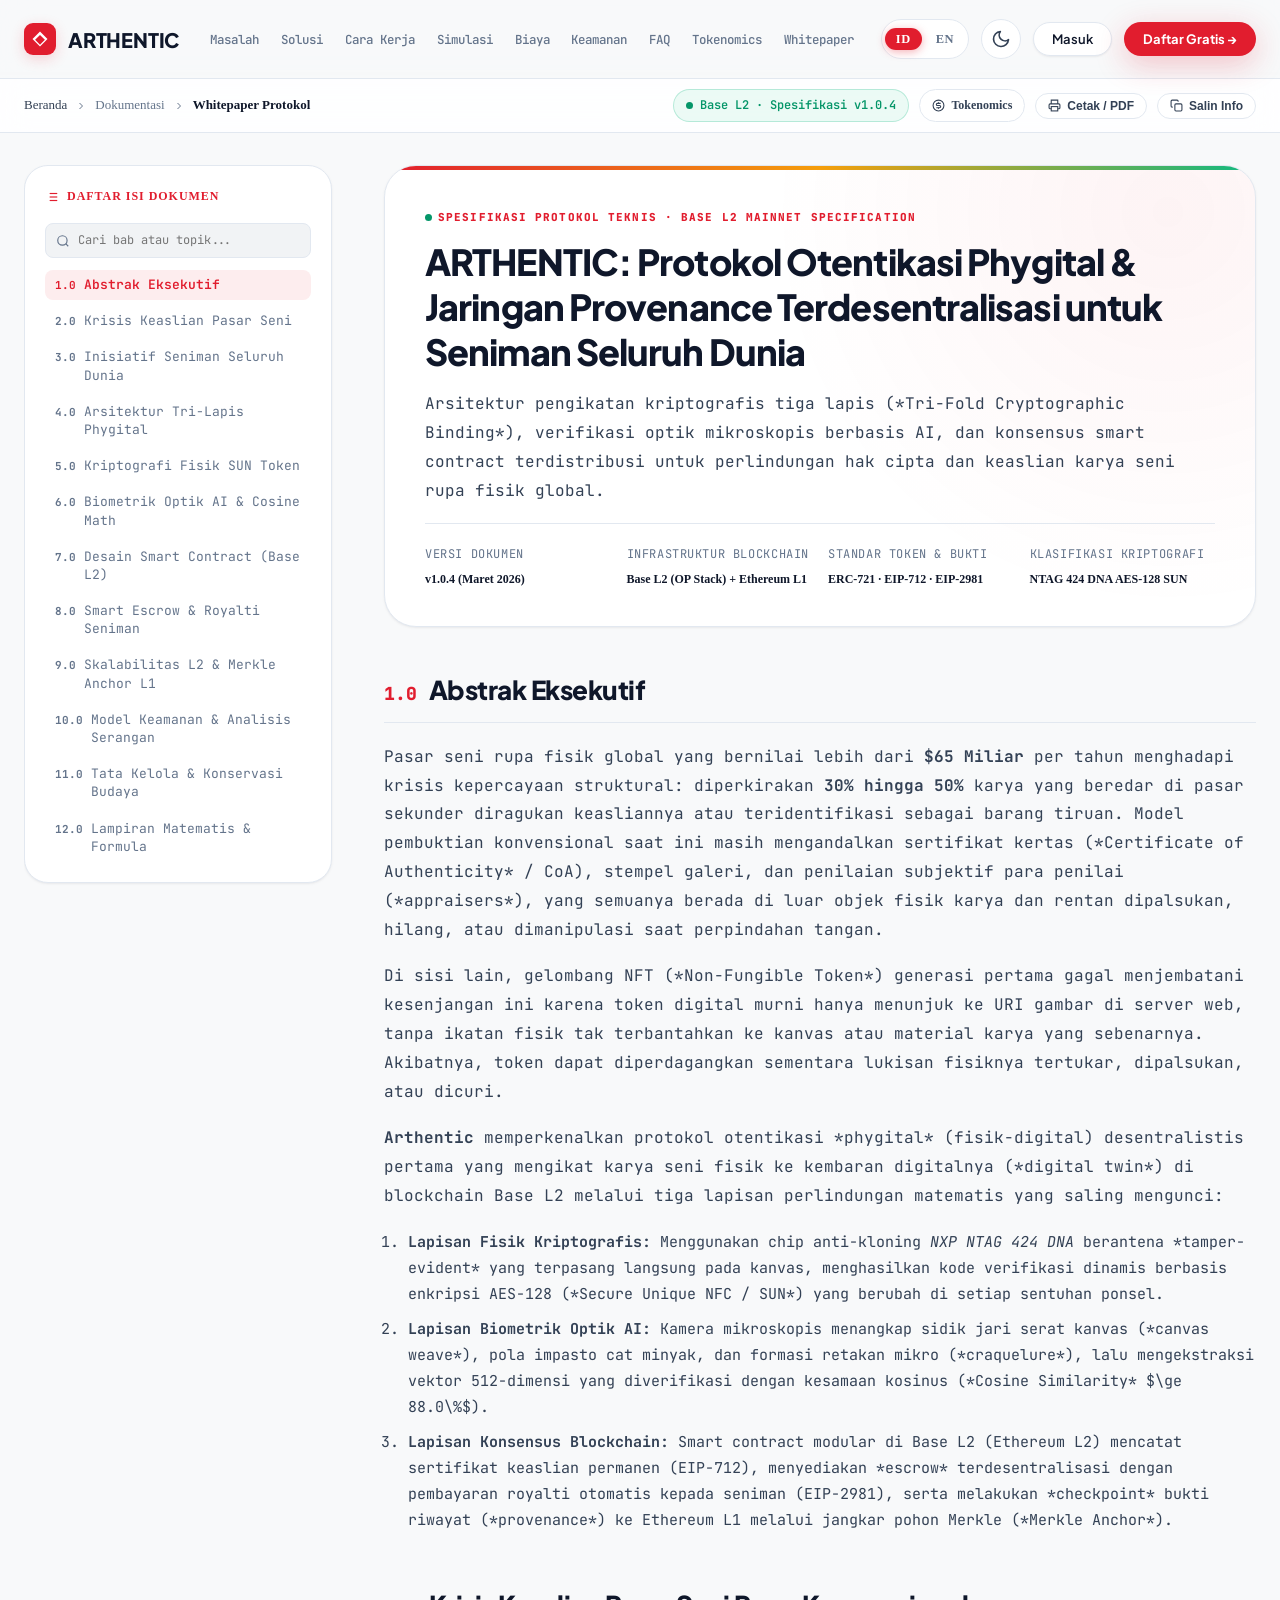
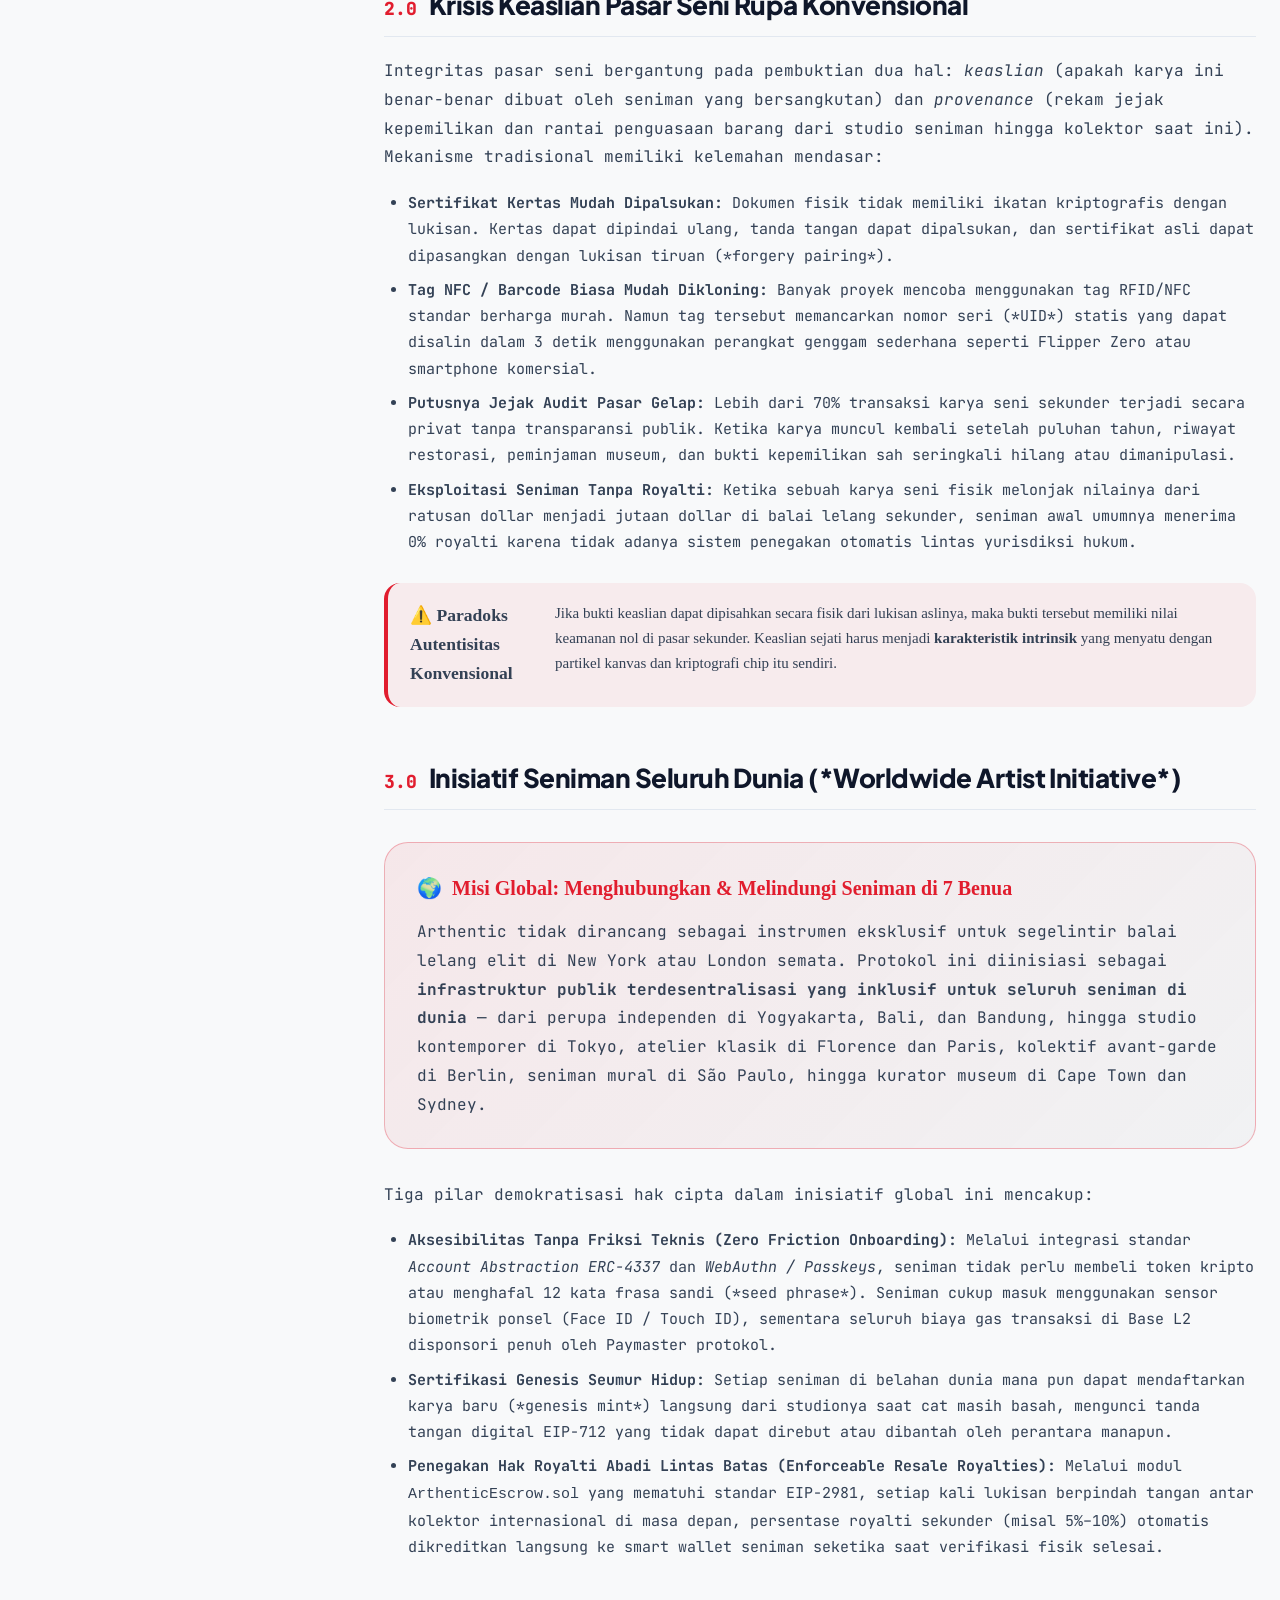
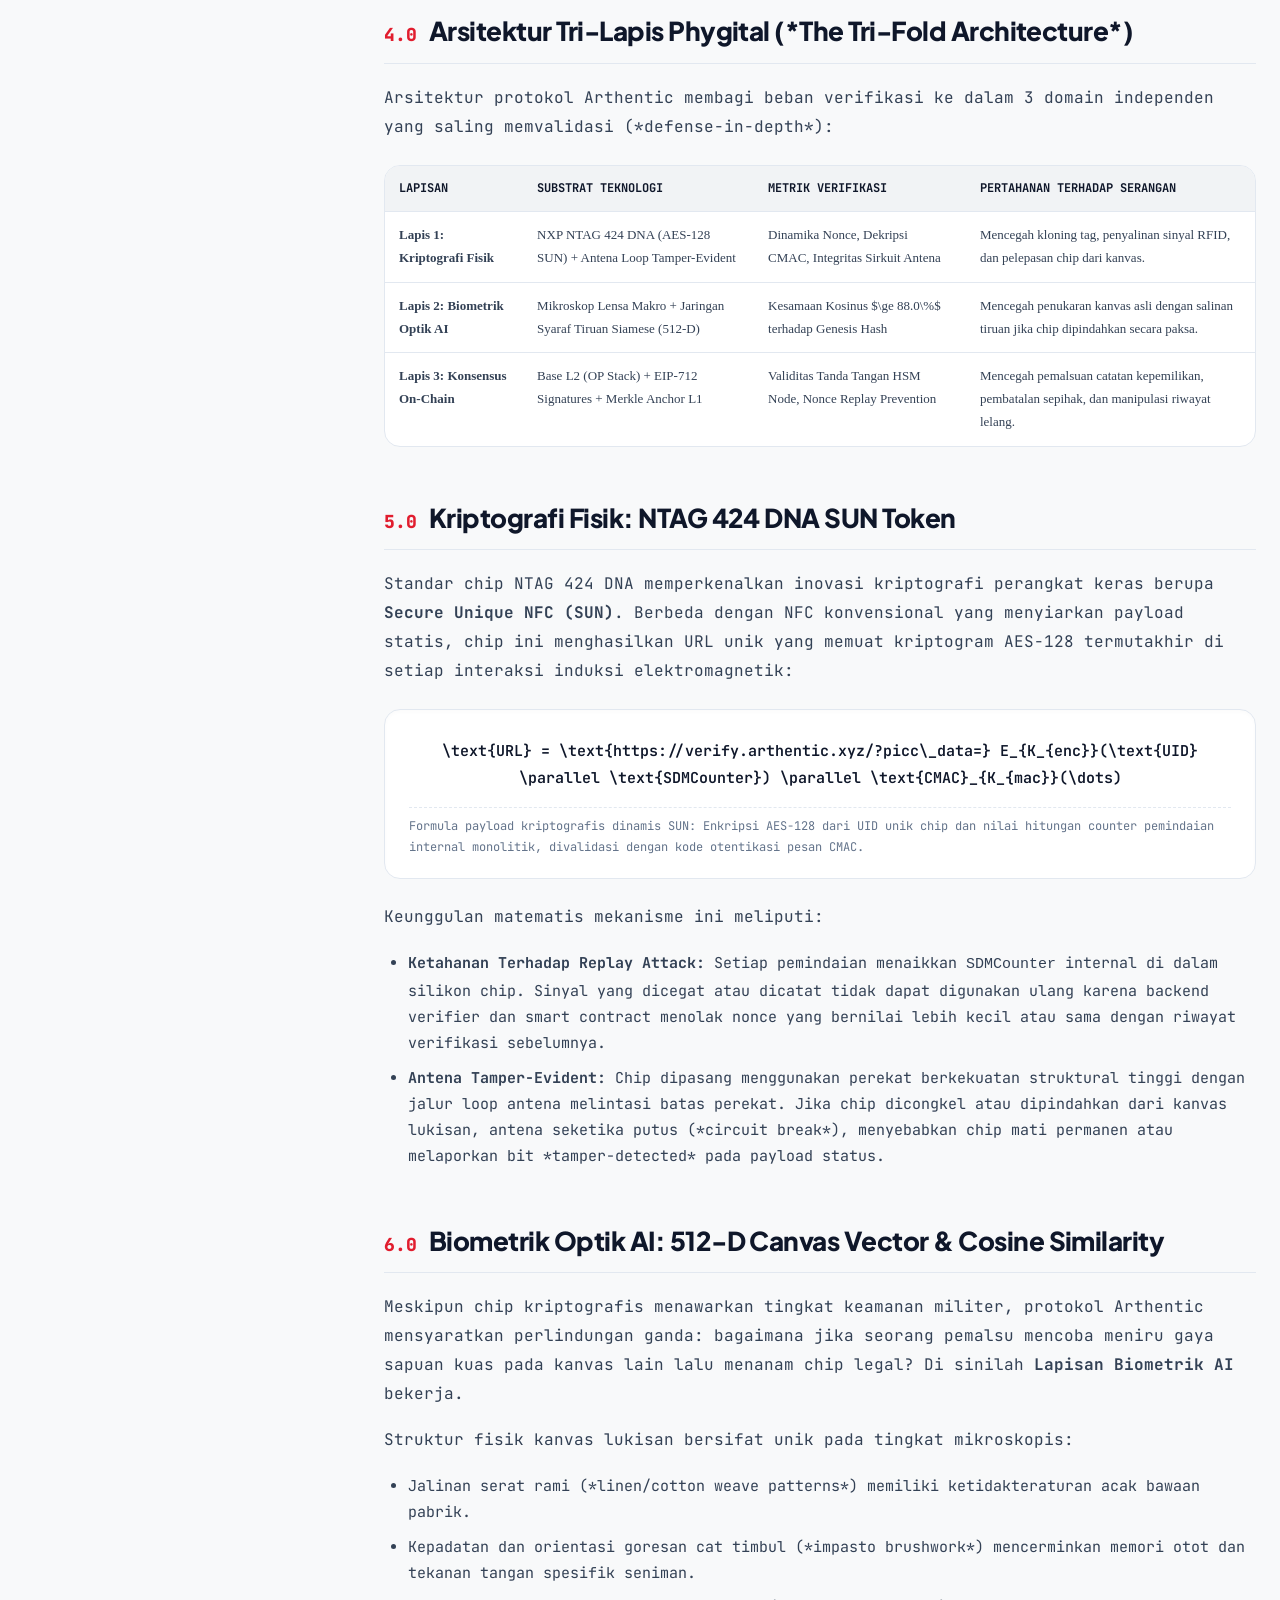
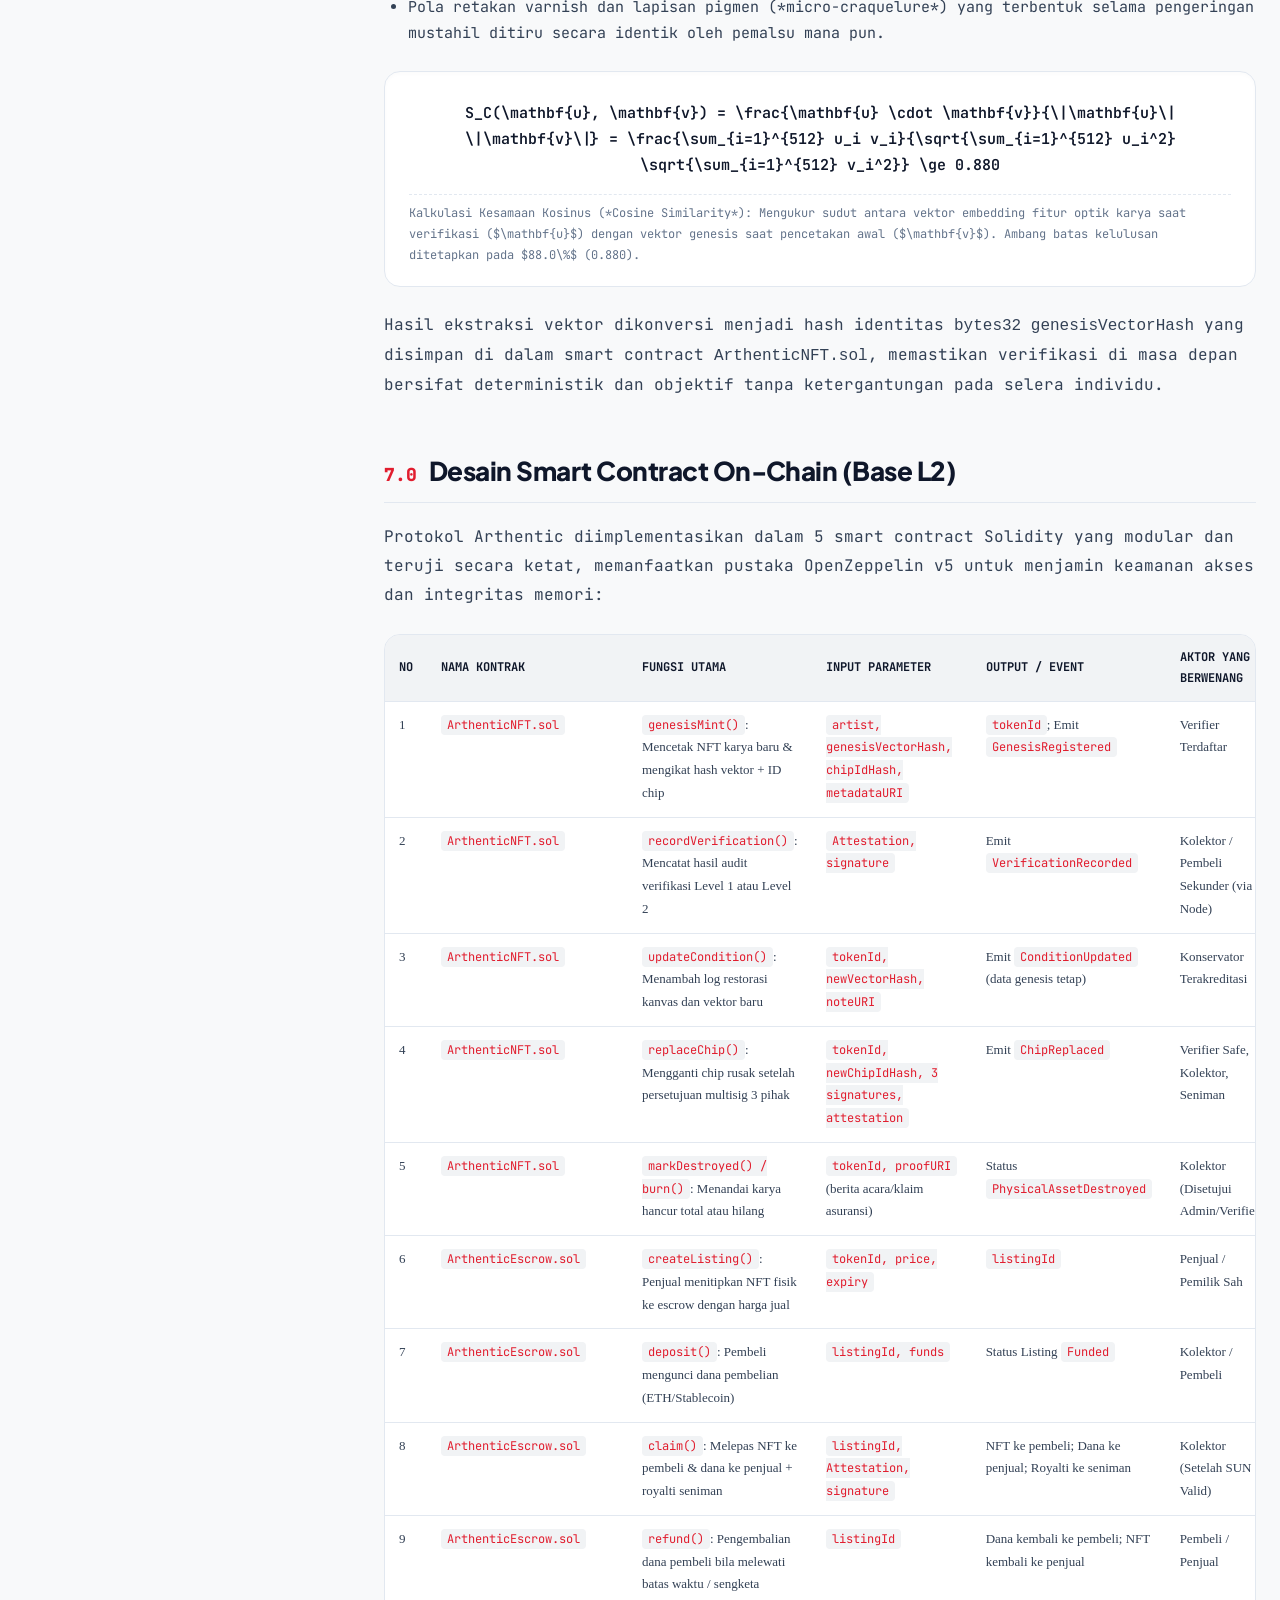
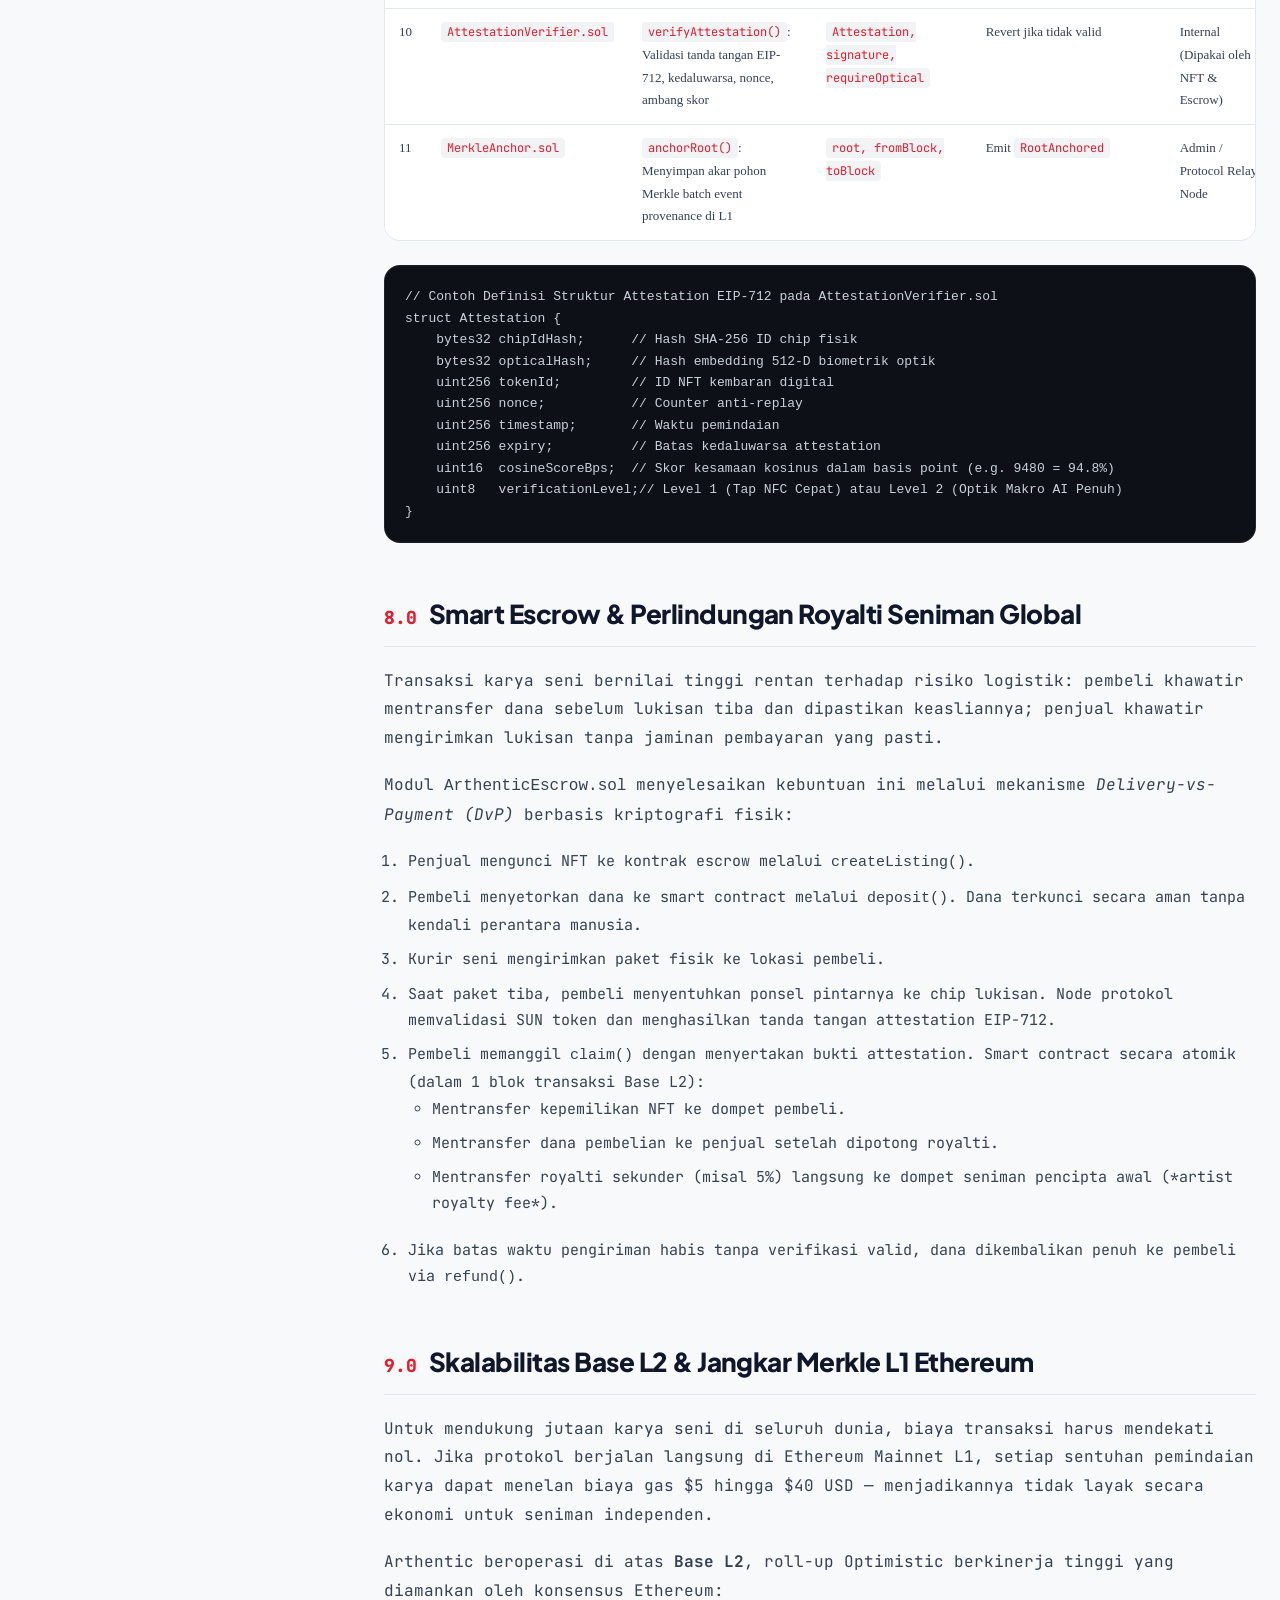
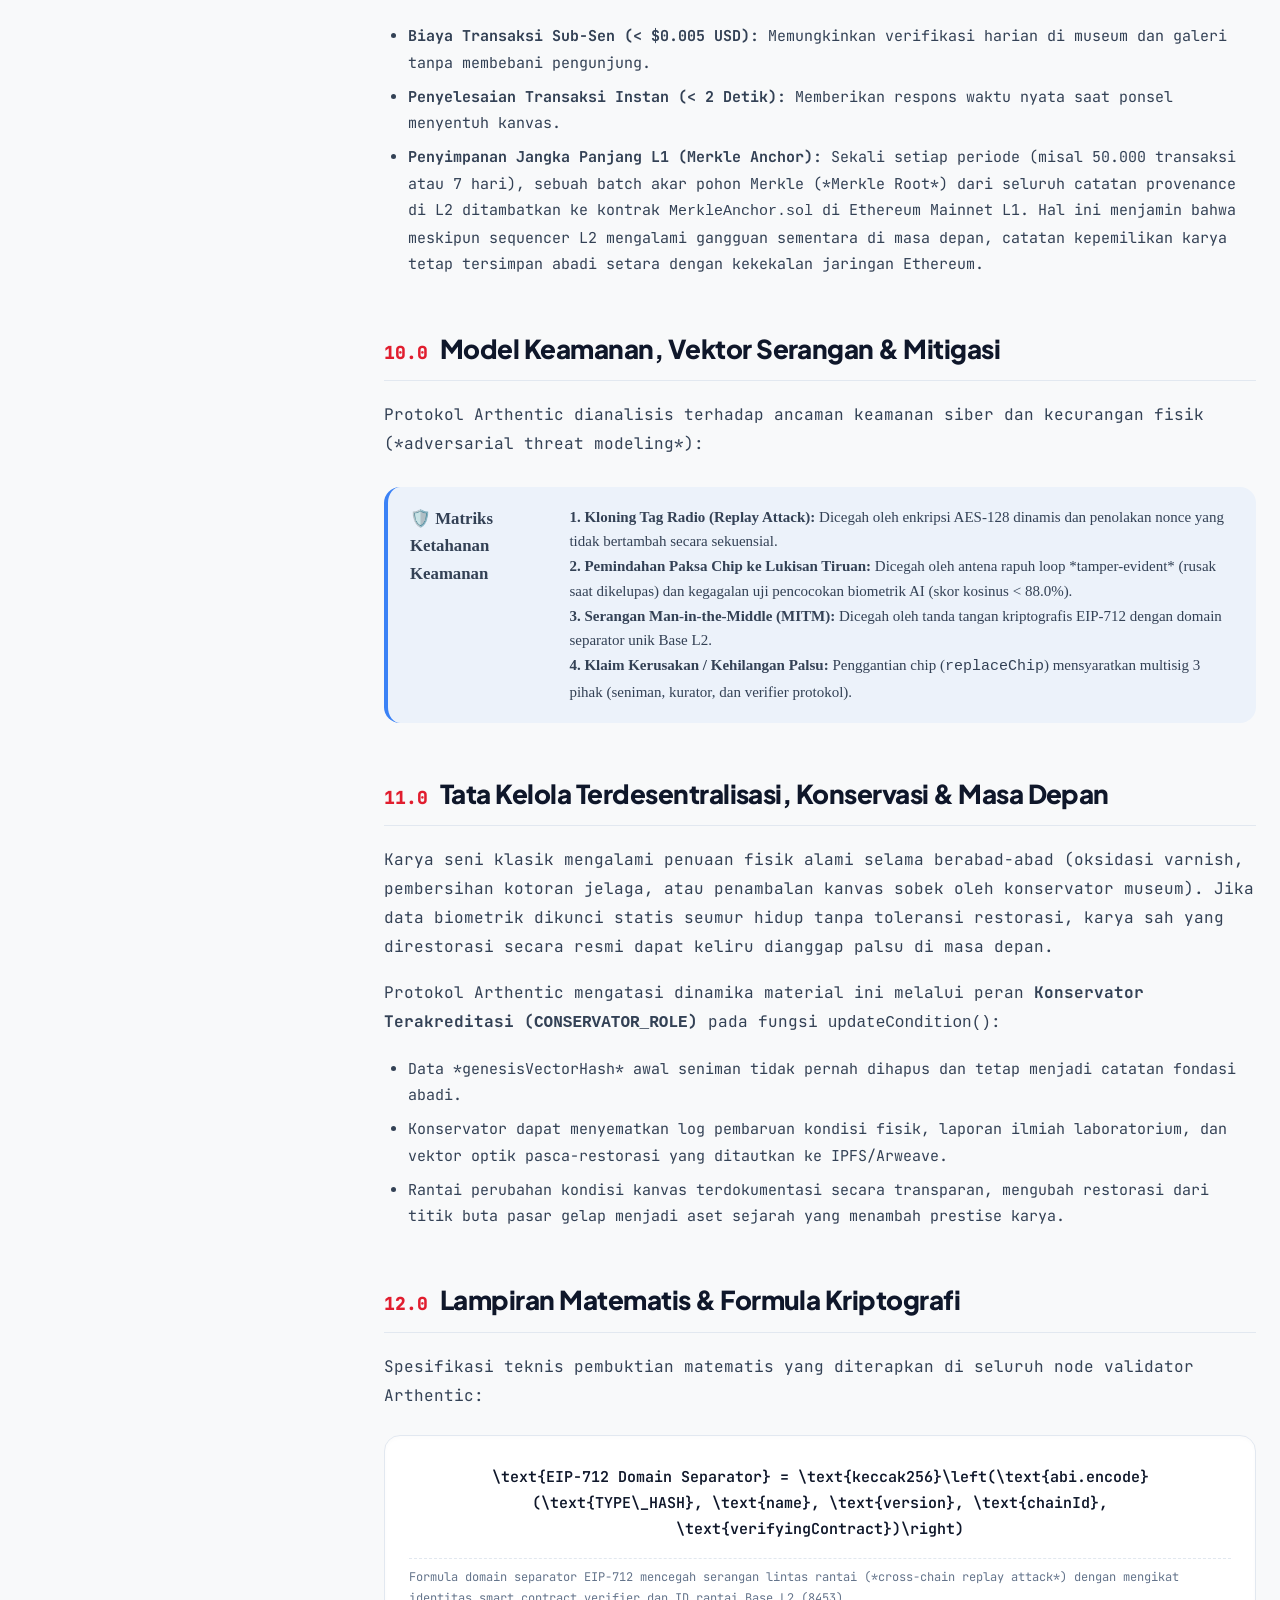
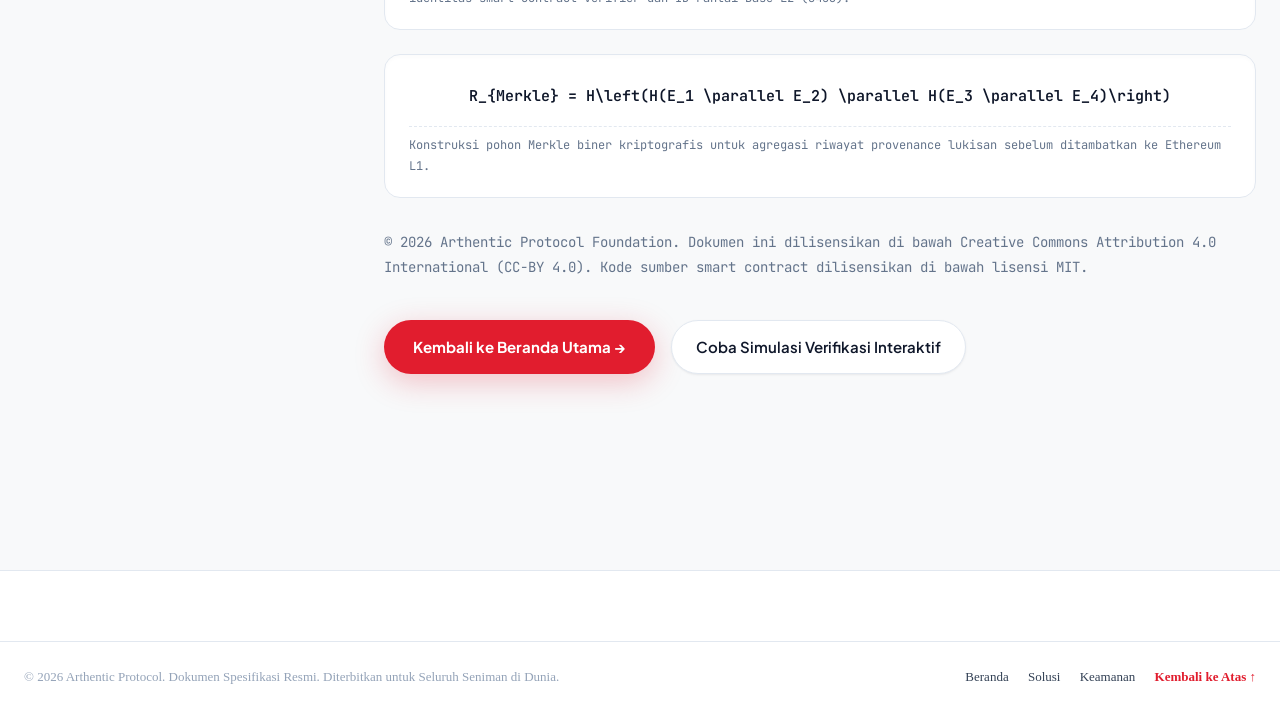
<file: learn-arthentic/whitepaper.html>
<!DOCTYPE html>
<html lang="id" data-theme="light">
<head>
  <meta charset="UTF-8">
  <meta name="viewport" content="width=device-width, initial-scale=1.0">
  <title>Whitepaper Protokol Arthentic · Otentikasi Phygital & Jaringan Seniman Global</title>
  <meta name="description" content="Spesifikasi teknis dan whitepaper resmi protokol Arthentic: arsitektur kriptografis 3-lapis, biometrik AI, smart contract Base L2, dan inisiatif seniman dunia.">
  <link rel="preconnect" href="https://fonts.googleapis.com">
  <link rel="preconnect" href="https://fonts.gstatic.com" crossorigin>
  <link href="https://fonts.googleapis.com/css2?family=JetBrains+Mono:wght@400;500;600;700;800&family=Plus+Jakarta+Sans:wght@300;400;500;600;700;800&family=Playfair+Display:ital,wght@0,600;0,700;1,600&display=swap" rel="stylesheet">
  <link rel="stylesheet" href="assets/css/style.css">
</head>
<body class="wp-body">

  <!-- Top Dynamic Reading Progress Bar -->
  <div class="reading-progress-track">
    <div class="reading-progress-bar" id="reading-progress"></div>
  </div>

  <!-- ==========================================================================
       MAIN NAVBAR (Synchronized with index.html)
       ========================================================================== -->
  <header class="navbar" id="navbar">
    <div class="container nav-container">
      <a href="index.html" class="nav-brand" aria-label="Arthentic Beranda">
        <div class="brand-icon">
          <svg viewBox="0 0 24 24">
            <path d="M12 2L2 12l10 10 10-10L12 2zm0 4.5l6.5 6.5-6.5 6.5L5.5 13 12 6.5z"/>
          </svg>
        </div>
        <span>ARTHENTIC</span>
      </a>

      <nav>
        <ul class="nav-links">
          <li><a href="index.html#masalah" class="nav-link" data-i18n="nav.masalah">Masalah</a></li>
          <li><a href="index.html#solusi" class="nav-link" data-i18n="nav.solusi">Solusi</a></li>
          <li><a href="index.html#cara-kerja" class="nav-link" data-i18n="nav.cara_kerja">Cara Kerja</a></li>
          <li><a href="index.html#demo" class="nav-link" data-i18n="nav.demo">Simulasi</a></li>
          <li><a href="index.html#biaya" class="nav-link" data-i18n="nav.biaya">Biaya</a></li>
          <li><a href="index.html#keamanan" class="nav-link" data-i18n="nav.keamanan">Keamanan</a></li>
          <li><a href="index.html#faq" class="nav-link" data-i18n="nav.faq">FAQ</a></li>
          <li><a href="tokenomics.html" class="nav-link" data-i18n="nav.tokenomics">Tokenomics</a></li>
          <li><a href="whitepaper.html" class="nav-link active" data-i18n="nav.whitepaper">Whitepaper</a></li>
        </ul>
      </nav>

      <div class="nav-actions">
        <!-- Language Switcher (ID / EN) -->
        <div class="lang-switcher" id="lang-switcher" role="group" aria-label="Language selection">
          <button type="button" class="lang-btn active" data-lang="id" aria-label="Bahasa Indonesia">ID</button>
          <button type="button" class="lang-btn" data-lang="en" aria-label="English">EN</button>
        </div>

        <!-- Theme Toggle (Light / Dark) -->
        <button class="theme-toggle-btn" id="theme-toggle-btn" aria-label="Ganti Tema">
          <svg width="20" height="20" viewBox="0 0 24 24" id="theme-toggle-icon">
            <path d="M21 12.79A9 9 0 1111.21 3 7 7 0 0021 12.79z" stroke="currentColor" stroke-width="2" stroke-linecap="round" stroke-linejoin="round" fill="none"/>
          </svg>
        </button>

        <button class="btn-ghost btn-sm" data-action="open-login" data-i18n="nav.login">Masuk</button>
        <button class="btn-primary btn-sm" data-action="open-signup" data-i18n="nav.signup">Daftar Gratis →</button>
        <button class="hamburger-btn" id="hamburger-btn" aria-label="Buka Navigasi Mobile">
          <svg width="24" height="24" viewBox="0 0 24 24" fill="none" stroke="currentColor" stroke-width="2">
            <path d="M4 6h16M4 12h16M4 18h16"/>
          </svg>
        </button>
      </div>
    </div>

    <!-- Mobile Drawer -->
    <div id="mobile-drawer" class="mobile-drawer" style="display: none;">
      <a href="index.html#masalah" class="nav-link" data-i18n="nav.masalah">Masalah</a>
      <a href="index.html#solusi" class="nav-link" data-i18n="nav.solusi">Solusi</a>
      <a href="index.html#cara-kerja" class="nav-link" data-i18n="nav.cara_kerja">Cara Kerja</a>
      <a href="index.html#demo" class="nav-link" data-i18n="nav.demo">Simulasi</a>
      <a href="index.html#biaya" class="nav-link" data-i18n="nav.biaya">Biaya</a>
      <a href="index.html#keamanan" class="nav-link" data-i18n="nav.keamanan">Keamanan</a>
      <a href="index.html#faq" class="nav-link" data-i18n="nav.faq">FAQ</a>
      <a href="tokenomics.html" class="nav-link" data-i18n="nav.tokenomics">Tokenomics</a>
      <a href="whitepaper.html" class="nav-link active" data-i18n="nav.whitepaper">Whitepaper</a>

      <div class="mobile-lang-row">
        <span class="mobile-lang-label">Bahasa / Language:</span>
        <div class="lang-switcher">
          <button type="button" class="lang-btn active" data-lang="id">ID</button>
          <button type="button" class="lang-btn" data-lang="en">EN</button>
        </div>
      </div>

      <div style="display: flex; gap: 12px; margin-top: 8px;">
        <button class="btn-ghost" style="flex:1" data-action="open-login" data-i18n="nav.login">Masuk</button>
        <button class="btn-primary" style="flex:1" data-action="open-signup" data-i18n="nav.signup">Daftar Gratis →</button>
      </div>
    </div>
  </header>

  <!-- Secondary Document Context Subnav Bar -->
  <div class="doc-subnav">
    <div class="container doc-subnav-inner">
      <div class="doc-breadcrumb">
        <a href="index.html">Beranda</a>
        <svg width="12" height="12" viewBox="0 0 24 24" fill="none" stroke="currentColor" stroke-width="2"><path d="M9 18l6-6-6-6"/></svg>
        <span>Dokumentasi</span>
        <svg width="12" height="12" viewBox="0 0 24 24" fill="none" stroke="currentColor" stroke-width="2"><path d="M9 18l6-6-6-6"/></svg>
        <span class="active">Whitepaper Protokol</span>
      </div>

      <div class="doc-actions">
        <span class="doc-status-pill">
          <span class="live-dot"></span>
          Base L2 · Spesifikasi v1.0.4
        </span>
        <a href="tokenomics.html" class="doc-action-btn" title="Buka Blueprint Tokenomics ATHN">
          <svg width="13" height="13" viewBox="0 0 24 24" fill="none" stroke="currentColor" stroke-width="2"><circle cx="12" cy="12" r="10"/><path d="M16 8h-6a2 2 0 1 0 0 4h4a2 2 0 1 1 0 4H8"/><line x1="12" y1="6" x2="12" y2="8"/><line x1="12" y1="16" x2="12" y2="18"/></svg>
          <span>Tokenomics</span>
        </a>
        <button type="button" class="doc-action-btn" onclick="window.print()" title="Cetak atau Ekspor Whitepaper ke PDF">
          <svg width="13" height="13" viewBox="0 0 24 24" fill="none" stroke="currentColor" stroke-width="2"><polyline points="6 9 6 2 18 2 18 9"/><path d="M6 18H4a2 2 0 0 1-2-2v-5a2 2 0 0 1 2-2h16a2 2 0 0 1 2 2v5a2 2 0 0 1-2 2h-2"/><rect x="6" y="14" width="12" height="8"/></svg>
          <span>Cetak / PDF</span>
        </button>
        <button type="button" class="doc-action-btn" onclick="copyWhitepaperSummary()" title="Salin Ringkasan Whitepaper">
          <svg width="13" height="13" viewBox="0 0 24 24" fill="none" stroke="currentColor" stroke-width="2"><rect x="9" y="9" width="13" height="13" rx="2" ry="2"/><path d="M5 15H4a2 2 0 0 1-2-2V4a2 2 0 0 1 2-2h9a2 2 0 0 1 2 2v1"/></svg>
          <span>Salin Info</span>
        </button>
      </div>
    </div>
  </div>

  <!-- ==========================================================================
       WHITEPAPER LAYOUT (Sticky TOC + Reading Column)
       ========================================================================== -->
  <div class="container wp-layout-container">

    <!-- Sticky Table of Contents Sidebar -->
    <aside class="wp-sidebar">
      <div class="wp-toc-card">
        <div class="wp-toc-title">
          <svg width="14" height="14" viewBox="0 0 24 24" fill="none" stroke="currentColor" stroke-width="2">
            <line x1="8" y1="6" x2="21" y2="6"/>
            <line x1="8" y1="12" x2="21" y2="12"/>
            <line x1="8" y1="18" x2="21" y2="18"/>
            <line x1="3" y1="6" x2="3.01" y2="6"/>
            <line x1="3" y1="12" x2="3.01" y2="12"/>
            <line x1="3" y1="18" x2="3.01" y2="18"/>
          </svg>
          <span>Daftar Isi Dokumen</span>
        </div>

        <!-- Quick Filter / Search in TOC -->
        <div class="wp-toc-search">
          <svg width="14" height="14" viewBox="0 0 24 24" fill="none" stroke="currentColor" stroke-width="2"><circle cx="11" cy="11" r="8"/><line x1="21" y1="21" x2="16.65" y2="16.65"/></svg>
          <input type="text" id="toc-search" placeholder="Cari bab atau topik..." oninput="filterTOC(this.value)">
        </div>

        <nav>
          <ul class="wp-toc-list" id="wp-toc-list">
            <li><a href="#sec-abstract" class="wp-toc-link"><span class="wp-toc-num">1.0</span><span>Abstrak Eksekutif</span></a></li>
            <li><a href="#sec-problem" class="wp-toc-link"><span class="wp-toc-num">2.0</span><span>Krisis Keaslian Pasar Seni</span></a></li>
            <li><a href="#sec-global" class="wp-toc-link"><span class="wp-toc-num">3.0</span><span>Inisiatif Seniman Seluruh Dunia</span></a></li>
            <li><a href="#sec-architecture" class="wp-toc-link"><span class="wp-toc-num">4.0</span><span>Arsitektur Tri-Lapis Phygital</span></a></li>
            <li><a href="#sec-cryptography" class="wp-toc-link"><span class="wp-toc-num">5.0</span><span>Kriptografi Fisik SUN Token</span></a></li>
            <li><a href="#sec-biometrics" class="wp-toc-link"><span class="wp-toc-num">6.0</span><span>Biometrik Optik AI & Cosine Math</span></a></li>
            <li><a href="#sec-contracts" class="wp-toc-link"><span class="wp-toc-num">7.0</span><span>Desain Smart Contract (Base L2)</span></a></li>
            <li><a href="#sec-escrow" class="wp-toc-link"><span class="wp-toc-num">8.0</span><span>Smart Escrow & Royalti Seniman</span></a></li>
            <li><a href="#sec-scaling" class="wp-toc-link"><span class="wp-toc-num">9.0</span><span>Skalabilitas L2 & Merkle Anchor L1</span></a></li>
            <li><a href="#sec-security" class="wp-toc-link"><span class="wp-toc-num">10.0</span><span>Model Keamanan & Analisis Serangan</span></a></li>
            <li><a href="#sec-governance" class="wp-toc-link"><span class="wp-toc-num">11.0</span><span>Tata Kelola & Konservasi Budaya</span></a></li>
            <li><a href="#sec-appendix" class="wp-toc-link"><span class="wp-toc-num">12.0</span><span>Lampiran Matematis & Formula</span></a></li>
          </ul>
        </nav>
      </div>
    </aside>

    <!-- Main Whitepaper Content Article -->
    <main class="wp-article wp-prose">

      <!-- Metadata Header Banner -->
      <div class="wp-meta-banner">
        <div class="wp-doc-type">
          <span class="live-dot"></span>
          <span>SPESIFIKASI PROTOKOL TEKNIS · BASE L2 MAINNET SPECIFICATION</span>
        </div>
        <h1 class="wp-title">ARTHENTIC: Protokol Otentikasi Phygital & Jaringan Provenance Terdesentralisasi untuk Seniman Seluruh Dunia</h1>
        <p class="wp-subtitle">
          Arsitektur pengikatan kriptografis tiga lapis (*Tri-Fold Cryptographic Binding*), verifikasi optik mikroskopis berbasis AI, dan konsensus smart contract terdistribusi untuk perlindungan hak cipta dan keaslian karya seni rupa fisik global.
        </p>

        <div class="wp-meta-grid">
          <div>
            <div class="wp-meta-item-label">Versi Dokumen</div>
            <div class="wp-meta-item-val">v1.0.4 (Maret 2026)</div>
          </div>
          <div>
            <div class="wp-meta-item-label">Infrastruktur Blockchain</div>
            <div class="wp-meta-item-val">Base L2 (OP Stack) + Ethereum L1</div>
          </div>
          <div>
            <div class="wp-meta-item-label">Standar Token & Bukti</div>
            <div class="wp-meta-item-val">ERC-721 · EIP-712 · EIP-2981</div>
          </div>
          <div>
            <div class="wp-meta-item-label">Klasifikasi Kriptografi</div>
            <div class="wp-meta-item-val">NTAG 424 DNA AES-128 SUN</div>
          </div>
        </div>
      </div>

      <!-- ======================================================================
           1.0 ABSTRAK EKSEKUTIF
           ====================================================================== -->
      <section class="wp-section" id="sec-abstract">
        <div class="wp-section-header">
          <span class="wp-section-num">1.0</span>
          <h2 class="wp-section-title">Abstrak Eksekutif</h2>
        </div>
        <p>
          Pasar seni rupa fisik global yang bernilai lebih dari <strong>$65 Miliar</strong> per tahun menghadapi krisis kepercayaan struktural: diperkirakan <strong>30% hingga 50%</strong> karya yang beredar di pasar sekunder diragukan keasliannya atau teridentifikasi sebagai barang tiruan. Model pembuktian konvensional saat ini masih mengandalkan sertifikat kertas (*Certificate of Authenticity* / CoA), stempel galeri, dan penilaian subjektif para penilai (*appraisers*), yang semuanya berada di luar objek fisik karya dan rentan dipalsukan, hilang, atau dimanipulasi saat perpindahan tangan.
        </p>
        <p>
          Di sisi lain, gelombang NFT (*Non-Fungible Token*) generasi pertama gagal menjembatani kesenjangan ini karena token digital murni hanya menunjuk ke URI gambar di server web, tanpa ikatan fisik tak terbantahkan ke kanvas atau material karya yang sebenarnya. Akibatnya, token dapat diperdagangkan sementara lukisan fisiknya tertukar, dipalsukan, atau dicuri.
        </p>
        <p>
          <strong>Arthentic</strong> memperkenalkan protokol otentikasi *phygital* (fisik-digital) desentralistis pertama yang mengikat karya seni fisik ke kembaran digitalnya (*digital twin*) di blockchain Base L2 melalui tiga lapisan perlindungan matematis yang saling mengunci:
        </p>
        <ol>
          <li><strong>Lapisan Fisik Kriptografis:</strong> Menggunakan chip anti-kloning <em>NXP NTAG 424 DNA</em> berantena *tamper-evident* yang terpasang langsung pada kanvas, menghasilkan kode verifikasi dinamis berbasis enkripsi AES-128 (*Secure Unique NFC / SUN*) yang berubah di setiap sentuhan ponsel.</li>
          <li><strong>Lapisan Biometrik Optik AI:</strong> Kamera mikroskopis menangkap sidik jari serat kanvas (*canvas weave*), pola impasto cat minyak, dan formasi retakan mikro (*craquelure*), lalu mengekstraksi vektor 512-dimensi yang diverifikasi dengan kesamaan kosinus (*Cosine Similarity* $\ge 88.0\%$).</li>
          <li><strong>Lapisan Konsensus Blockchain:</strong> Smart contract modular di Base L2 (Ethereum L2) mencatat sertifikat keaslian permanen (EIP-712), menyediakan *escrow* terdesentralisasi dengan pembayaran royalti otomatis kepada seniman (EIP-2981), serta melakukan *checkpoint* bukti riwayat (*provenance*) ke Ethereum L1 melalui jangkar pohon Merkle (*Merkle Anchor*).</li>
        </ol>
      </section>

      <!-- ======================================================================
           2.0 KRISIS PEMBUKTIAN PASAR SENI
           ====================================================================== -->
      <section class="wp-section" id="sec-problem">
        <div class="wp-section-header">
          <span class="wp-section-num">2.0</span>
          <h2 class="wp-section-title">Krisis Keaslian Pasar Seni Rupa Konvensional</h2>
        </div>
        <p>
          Integritas pasar seni bergantung pada pembuktian dua hal: <em>keaslian</em> (apakah karya ini benar-benar dibuat oleh seniman yang bersangkutan) dan <em>provenance</em> (rekam jejak kepemilikan dan rantai penguasaan barang dari studio seniman hingga kolektor saat ini). Mekanisme tradisional memiliki kelemahan mendasar:
        </p>
        <ul>
          <li><strong>Sertifikat Kertas Mudah Dipalsukan:</strong> Dokumen fisik tidak memiliki ikatan kriptografis dengan lukisan. Kertas dapat dipindai ulang, tanda tangan dapat dipalsukan, dan sertifikat asli dapat dipasangkan dengan lukisan tiruan (*forgery pairing*).</li>
          <li><strong>Tag NFC / Barcode Biasa Mudah Dikloning:</strong> Banyak proyek mencoba menggunakan tag RFID/NFC standar berharga murah. Namun tag tersebut memancarkan nomor seri (*UID*) statis yang dapat disalin dalam 3 detik menggunakan perangkat genggam sederhana seperti Flipper Zero atau smartphone komersial.</li>
          <li><strong>Putusnya Jejak Audit Pasar Gelap:</strong> Lebih dari 70% transaksi karya seni sekunder terjadi secara privat tanpa transparansi publik. Ketika karya muncul kembali setelah puluhan tahun, riwayat restorasi, peminjaman museum, dan bukti kepemilikan sah seringkali hilang atau dimanipulasi.</li>
          <li><strong>Eksploitasi Seniman Tanpa Royalti:</strong> Ketika sebuah karya seni fisik melonjak nilainya dari ratusan dollar menjadi jutaan dollar di balai lelang sekunder, seniman awal umumnya menerima 0% royalti karena tidak adanya sistem penegakan otomatis lintas yurisdiksi hukum.</li>
        </ul>

        <div class="wp-callout wp-callout-important">
          <div style="font-weight: 800; font-size: 1.1rem;">⚠️ Paradoks Autentisitas Konvensional</div>
          <div>
            Jika bukti keaslian dapat dipisahkan secara fisik dari lukisan aslinya, maka bukti tersebut memiliki nilai keamanan nol di pasar sekunder. Keaslian sejati harus menjadi <strong>karakteristik intrinsik</strong> yang menyatu dengan partikel kanvas dan kriptografi chip itu sendiri.
          </div>
        </div>
      </section>

      <!-- ======================================================================
           3.0 INISIATIF SENIMAN SELURUH DUNIA
           ====================================================================== -->
      <section class="wp-section" id="sec-global">
        <div class="wp-section-header">
          <span class="wp-section-num">3.0</span>
          <h2 class="wp-section-title">Inisiatif Seniman Seluruh Dunia (*Worldwide Artist Initiative*)</h2>
        </div>
        
        <div class="wp-global-network-callout">
          <div class="wp-global-title">
            <span>🌍</span>
            <span>Misi Global: Menghubungkan & Melindungi Seniman di 7 Benua</span>
          </div>
          <p style="margin-bottom: 0;">
            Arthentic tidak dirancang sebagai instrumen eksklusif untuk segelintir balai lelang elit di New York atau London semata. Protokol ini diinisiasi sebagai <strong>infrastruktur publik terdesentralisasi yang inklusif untuk seluruh seniman di dunia</strong> — dari perupa independen di Yogyakarta, Bali, dan Bandung, hingga studio kontemporer di Tokyo, atelier klasik di Florence dan Paris, kolektif avant-garde di Berlin, seniman mural di São Paulo, hingga kurator museum di Cape Town dan Sydney.
          </p>
        </div>

        <p>
          Tiga pilar demokratisasi hak cipta dalam inisiatif global ini mencakup:
        </p>
        <ul>
          <li><strong>Aksesibilitas Tanpa Friksi Teknis (Zero Friction Onboarding):</strong> Melalui integrasi standar <em>Account Abstraction ERC-4337</em> dan <em>WebAuthn / Passkeys</em>, seniman tidak perlu membeli token kripto atau menghafal 12 kata frasa sandi (*seed phrase*). Seniman cukup masuk menggunakan sensor biometrik ponsel (Face ID / Touch ID), sementara seluruh biaya gas transaksi di Base L2 disponsori penuh oleh Paymaster protokol.</li>
          <li><strong>Sertifikasi Genesis Seumur Hidup:</strong> Setiap seniman di belahan dunia mana pun dapat mendaftarkan karya baru (*genesis mint*) langsung dari studionya saat cat masih basah, mengunci tanda tangan digital EIP-712 yang tidak dapat direbut atau dibantah oleh perantara manapun.</li>
          <li><strong>Penegakan Hak Royalti Abadi Lintas Batas (Enforceable Resale Royalties):</strong> Melalui modul <code>ArthenticEscrow.sol</code> yang mematuhi standar EIP-2981, setiap kali lukisan berpindah tangan antar kolektor internasional di masa depan, persentase royalti sekunder (misal 5%–10%) otomatis dikreditkan langsung ke smart wallet seniman seketika saat verifikasi fisik selesai.</li>
        </ul>
      </section>

      <!-- ======================================================================
           4.0 ARSITEKTUR TRI-LAPIS PHYGITAL
           ====================================================================== -->
      <section class="wp-section" id="sec-architecture">
        <div class="wp-section-header">
          <span class="wp-section-num">4.0</span>
          <h2 class="wp-section-title">Arsitektur Tri-Lapis Phygital (*The Tri-Fold Architecture*)</h2>
        </div>
        <p>
          Arsitektur protokol Arthentic membagi beban verifikasi ke dalam 3 domain independen yang saling memvalidasi (*defense-in-depth*):
        </p>

        <div class="wp-table-wrapper">
          <table class="wp-table">
            <thead>
              <tr>
                <th>Lapisan</th>
                <th>Substrat Teknologi</th>
                <th>Metrik Verifikasi</th>
                <th>Pertahanan Terhadap Serangan</th>
              </tr>
            </thead>
            <tbody>
              <tr>
                <td><strong>Lapis 1: Kriptografi Fisik</strong></td>
                <td>NXP NTAG 424 DNA (AES-128 SUN) + Antena Loop Tamper-Evident</td>
                <td>Dinamika Nonce, Dekripsi CMAC, Integritas Sirkuit Antena</td>
                <td>Mencegah kloning tag, penyalinan sinyal RFID, dan pelepasan chip dari kanvas.</td>
              </tr>
              <tr>
                <td><strong>Lapis 2: Biometrik Optik AI</strong></td>
                <td>Mikroskop Lensa Makro + Jaringan Syaraf Tiruan Siamese (512-D)</td>
                <td>Kesamaan Kosinus $\ge 88.0\%$ terhadap Genesis Hash</td>
                <td>Mencegah penukaran kanvas asli dengan salinan tiruan jika chip dipindahkan secara paksa.</td>
              </tr>
              <tr>
                <td><strong>Lapis 3: Konsensus On-Chain</strong></td>
                <td>Base L2 (OP Stack) + EIP-712 Signatures + Merkle Anchor L1</td>
                <td>Validitas Tanda Tangan HSM Node, Nonce Replay Prevention</td>
                <td>Mencegah pemalsuan catatan kepemilikan, pembatalan sepihak, dan manipulasi riwayat lelang.</td>
              </tr>
            </tbody>
          </table>
        </div>
      </section>

      <!-- ======================================================================
           5.0 KRIPTOGRAFI FISIK SUN TOKEN
           ====================================================================== -->
      <section class="wp-section" id="sec-cryptography">
        <div class="wp-section-header">
          <span class="wp-section-num">5.0</span>
          <h2 class="wp-section-title">Kriptografi Fisik: NTAG 424 DNA SUN Token</h2>
        </div>
        <p>
          Standar chip NTAG 424 DNA memperkenalkan inovasi kriptografi perangkat keras berupa <strong>Secure Unique NFC (SUN)</strong>. Berbeda dengan NFC konvensional yang menyiarkan payload statis, chip ini menghasilkan URL unik yang memuat kriptogram AES-128 termutakhir di setiap interaksi induksi elektromagnetik:
        </p>

        <div class="wp-math-box">
          <div class="wp-math-formula">
            \text{URL} = \text{https://verify.arthentic.xyz/?picc\_data=} E_{K_{enc}}(\text{UID} \parallel \text{SDMCounter}) \parallel \text{CMAC}_{K_{mac}}(\dots)
          </div>
          <div class="wp-math-caption">
            Formula payload kriptografis dinamis SUN: Enkripsi AES-128 dari UID unik chip dan nilai hitungan counter pemindaian internal monolitik, divalidasi dengan kode otentikasi pesan CMAC.
          </div>
        </div>

        <p>
          Keunggulan matematis mekanisme ini meliputi:
        </p>
        <ul>
          <li><strong>Ketahanan Terhadap Replay Attack:</strong> Setiap pemindaian menaikkan <code>SDMCounter</code> internal di dalam silikon chip. Sinyal yang dicegat atau dicatat tidak dapat digunakan ulang karena backend verifier dan smart contract menolak nonce yang bernilai lebih kecil atau sama dengan riwayat verifikasi sebelumnya.</li>
          <li><strong>Antena Tamper-Evident:</strong> Chip dipasang menggunakan perekat berkekuatan struktural tinggi dengan jalur loop antena melintasi batas perekat. Jika chip dicongkel atau dipindahkan dari kanvas lukisan, antena seketika putus (*circuit break*), menyebabkan chip mati permanen atau melaporkan bit *tamper-detected* pada payload status.</li>
        </ul>
      </section>

      <!-- ======================================================================
           6.0 BIOMETRIK OPTIK AI
           ====================================================================== -->
      <section class="wp-section" id="sec-biometrics">
        <div class="wp-section-header">
          <span class="wp-section-num">6.0</span>
          <h2 class="wp-section-title">Biometrik Optik AI: 512-D Canvas Vector & Cosine Similarity</h2>
        </div>
        <p>
          Meskipun chip kriptografis menawarkan tingkat keamanan militer, protokol Arthentic mensyaratkan perlindungan ganda: bagaimana jika seorang pemalsu mencoba meniru gaya sapuan kuas pada kanvas lain lalu menanam chip legal? Di sinilah <strong>Lapisan Biometrik AI</strong> bekerja.
        </p>
        <p>
          Struktur fisik kanvas lukisan bersifat unik pada tingkat mikroskopis:
        </p>
        <ul>
          <li>Jalinan serat rami (*linen/cotton weave patterns*) memiliki ketidakteraturan acak bawaan pabrik.</li>
          <li>Kepadatan dan orientasi goresan cat timbul (*impasto brushwork*) mencerminkan memori otot dan tekanan tangan spesifik seniman.</li>
          <li>Pola retakan varnish dan lapisan pigmen (*micro-craquelure*) yang terbentuk selama pengeringan mustahil ditiru secara identik oleh pemalsu mana pun.</li>
        </ul>

        <div class="wp-math-box">
          <div class="wp-math-formula">
            S_C(\mathbf{u}, \mathbf{v}) = \frac{\mathbf{u} \cdot \mathbf{v}}{\|\mathbf{u}\| \|\mathbf{v}\|} = \frac{\sum_{i=1}^{512} u_i v_i}{\sqrt{\sum_{i=1}^{512} u_i^2} \sqrt{\sum_{i=1}^{512} v_i^2}} \ge 0.880
          </div>
          <div class="wp-math-caption">
            Kalkulasi Kesamaan Kosinus (*Cosine Similarity*): Mengukur sudut antara vektor embedding fitur optik karya saat verifikasi ($\mathbf{u}$) dengan vektor genesis saat pencetakan awal ($\mathbf{v}$). Ambang batas kelulusan ditetapkan pada $88.0\%$ (0.880).
          </div>
        </div>

        <p>
          Hasil ekstraksi vektor dikonversi menjadi hash identitas <code>bytes32 genesisVectorHash</code> yang disimpan di dalam smart contract <code>ArthenticNFT.sol</code>, memastikan verifikasi di masa depan bersifat deterministik dan objektif tanpa ketergantungan pada selera individu.
        </p>
      </section>

      <!-- ======================================================================
           7.0 DESAIN SMART CONTRACT
           ====================================================================== -->
      <section class="wp-section" id="sec-contracts">
        <div class="wp-section-header">
          <span class="wp-section-num">7.0</span>
          <h2 class="wp-section-title">Desain Smart Contract On-Chain (Base L2)</h2>
        </div>
        <p>
          Protokol Arthentic diimplementasikan dalam 5 smart contract Solidity yang modular dan teruji secara ketat, memanfaatkan pustaka OpenZeppelin v5 untuk menjamin keamanan akses dan integritas memori:
        </p>

        <div class="wp-table-wrapper">
          <table class="wp-table">
            <thead>
              <tr>
                <th>No</th>
                <th>Nama Kontrak</th>
                <th>Fungsi Utama</th>
                <th>Input Parameter</th>
                <th>Output / Event</th>
                <th>Aktor yang Berwenang</th>
              </tr>
            </thead>
            <tbody>
              <tr>
                <td>1</td>
                <td><code>ArthenticNFT.sol</code></td>
                <td><code>genesisMint()</code>: Mencetak NFT karya baru & mengikat hash vektor + ID chip</td>
                <td><code>artist, genesisVectorHash, chipIdHash, metadataURI</code></td>
                <td><code>tokenId</code>; Emit <code>GenesisRegistered</code></td>
                <td>Verifier Terdaftar</td>
              </tr>
              <tr>
                <td>2</td>
                <td><code>ArthenticNFT.sol</code></td>
                <td><code>recordVerification()</code>: Mencatat hasil audit verifikasi Level 1 atau Level 2</td>
                <td><code>Attestation, signature</code></td>
                <td>Emit <code>VerificationRecorded</code></td>
                <td>Kolektor / Pembeli Sekunder (via Node)</td>
              </tr>
              <tr>
                <td>3</td>
                <td><code>ArthenticNFT.sol</code></td>
                <td><code>updateCondition()</code>: Menambah log restorasi kanvas dan vektor baru</td>
                <td><code>tokenId, newVectorHash, noteURI</code></td>
                <td>Emit <code>ConditionUpdated</code> (data genesis tetap)</td>
                <td>Konservator Terakreditasi</td>
              </tr>
              <tr>
                <td>4</td>
                <td><code>ArthenticNFT.sol</code></td>
                <td><code>replaceChip()</code>: Mengganti chip rusak setelah persetujuan multisig 3 pihak</td>
                <td><code>tokenId, newChipIdHash, 3 signatures, attestation</code></td>
                <td>Emit <code>ChipReplaced</code></td>
                <td>Verifier Safe, Kolektor, Seniman</td>
              </tr>
              <tr>
                <td>5</td>
                <td><code>ArthenticNFT.sol</code></td>
                <td><code>markDestroyed() / burn()</code>: Menandai karya hancur total atau hilang</td>
                <td><code>tokenId, proofURI</code> (berita acara/klaim asuransi)</td>
                <td>Status <code>PhysicalAssetDestroyed</code></td>
                <td>Kolektor (Disetujui Admin/Verifier)</td>
              </tr>
              <tr>
                <td>6</td>
                <td><code>ArthenticEscrow.sol</code></td>
                <td><code>createListing()</code>: Penjual menitipkan NFT fisik ke escrow dengan harga jual</td>
                <td><code>tokenId, price, expiry</code></td>
                <td><code>listingId</code></td>
                <td>Penjual / Pemilik Sah</td>
              </tr>
              <tr>
                <td>7</td>
                <td><code>ArthenticEscrow.sol</code></td>
                <td><code>deposit()</code>: Pembeli mengunci dana pembelian (ETH/Stablecoin)</td>
                <td><code>listingId, funds</code></td>
                <td>Status Listing <code>Funded</code></td>
                <td>Kolektor / Pembeli</td>
              </tr>
              <tr>
                <td>8</td>
                <td><code>ArthenticEscrow.sol</code></td>
                <td><code>claim()</code>: Melepas NFT ke pembeli & dana ke penjual + royalti seniman</td>
                <td><code>listingId, Attestation, signature</code></td>
                <td>NFT ke pembeli; Dana ke penjual; Royalti ke seniman</td>
                <td>Kolektor (Setelah SUN Valid)</td>
              </tr>
              <tr>
                <td>9</td>
                <td><code>ArthenticEscrow.sol</code></td>
                <td><code>refund()</code>: Pengembalian dana pembeli bila melewati batas waktu / sengketa</td>
                <td><code>listingId</code></td>
                <td>Dana kembali ke pembeli; NFT kembali ke penjual</td>
                <td>Pembeli / Penjual</td>
              </tr>
              <tr>
                <td>10</td>
                <td><code>AttestationVerifier.sol</code></td>
                <td><code>verifyAttestation()</code>: Validasi tanda tangan EIP-712, kedaluwarsa, nonce, ambang skor</td>
                <td><code>Attestation, signature, requireOptical</code></td>
                <td>Revert jika tidak valid</td>
                <td>Internal (Dipakai oleh NFT & Escrow)</td>
              </tr>
              <tr>
                <td>11</td>
                <td><code>MerkleAnchor.sol</code></td>
                <td><code>anchorRoot()</code>: Menyimpan akar pohon Merkle batch event provenance di L1</td>
                <td><code>root, fromBlock, toBlock</code></td>
                <td>Emit <code>RootAnchored</code></td>
                <td>Admin / Protocol Relay Node</td>
              </tr>
            </tbody>
          </table>
        </div>

        <div class="wp-code-block">
          <pre><code>// Contoh Definisi Struktur Attestation EIP-712 pada AttestationVerifier.sol
struct Attestation {
    bytes32 chipIdHash;      // Hash SHA-256 ID chip fisik
    bytes32 opticalHash;     // Hash embedding 512-D biometrik optik
    uint256 tokenId;         // ID NFT kembaran digital
    uint256 nonce;           // Counter anti-replay
    uint256 timestamp;       // Waktu pemindaian
    uint256 expiry;          // Batas kedaluwarsa attestation
    uint16  cosineScoreBps;  // Skor kesamaan kosinus dalam basis point (e.g. 9480 = 94.8%)
    uint8   verificationLevel;// Level 1 (Tap NFC Cepat) atau Level 2 (Optik Makro AI Penuh)
}</code></pre>
        </div>
      </section>

      <!-- ======================================================================
           8.0 PROTOKOL SMART ESCROW
           ====================================================================== -->
      <section class="wp-section" id="sec-escrow">
        <div class="wp-section-header">
          <span class="wp-section-num">8.0</span>
          <h2 class="wp-section-title">Smart Escrow & Perlindungan Royalti Seniman Global</h2>
        </div>
        <p>
          Transaksi karya seni bernilai tinggi rentan terhadap risiko logistik: pembeli khawatir mentransfer dana sebelum lukisan tiba dan dipastikan keasliannya; penjual khawatir mengirimkan lukisan tanpa jaminan pembayaran yang pasti.
        </p>
        <p>
          Modul <code>ArthenticEscrow.sol</code> menyelesaikan kebuntuan ini melalui mekanisme <em>Delivery-vs-Payment (DvP)</em> berbasis kriptografi fisik:
        </p>
        <ol>
          <li>Penjual mengunci NFT ke kontrak escrow melalui <code>createListing()</code>.</li>
          <li>Pembeli menyetorkan dana ke smart contract melalui <code>deposit()</code>. Dana terkunci secara aman tanpa kendali perantara manusia.</li>
          <li>Kurir seni mengirimkan paket fisik ke lokasi pembeli.</li>
          <li>Saat paket tiba, pembeli menyentuhkan ponsel pintarnya ke chip lukisan. Node protokol memvalidasi SUN token dan menghasilkan tanda tangan attestation EIP-712.</li>
          <li>Pembeli memanggil <code>claim()</code> dengan menyertakan bukti attestation. Smart contract secara atomik (dalam 1 blok transaksi Base L2):
            <ul>
              <li>Mentransfer kepemilikan NFT ke dompet pembeli.</li>
              <li>Mentransfer dana pembelian ke penjual setelah dipotong royalti.</li>
              <li>Mentransfer royalti sekunder (misal 5%) langsung ke dompet seniman pencipta awal (*artist royalty fee*).</li>
            </ul>
          </li>
          <li>Jika batas waktu pengiriman habis tanpa verifikasi valid, dana dikembalikan penuh ke pembeli via <code>refund()</code>.</li>
        </ol>
      </section>

      <!-- ======================================================================
           9.0 SKALABILITAS L2 & MERKLE ANCHOR
           ====================================================================== -->
      <section class="wp-section" id="sec-scaling">
        <div class="wp-section-header">
          <span class="wp-section-num">9.0</span>
          <h2 class="wp-section-title">Skalabilitas Base L2 & Jangkar Merkle L1 Ethereum</h2>
        </div>
        <p>
          Untuk mendukung jutaan karya seni di seluruh dunia, biaya transaksi harus mendekati nol. Jika protokol berjalan langsung di Ethereum Mainnet L1, setiap sentuhan pemindaian karya dapat menelan biaya gas $5 hingga $40 USD — menjadikannya tidak layak secara ekonomi untuk seniman independen.
        </p>
        <p>
          Arthentic beroperasi di atas <strong>Base L2</strong>, roll-up Optimistic berkinerja tinggi yang diamankan oleh konsensus Ethereum:
        </p>
        <ul>
          <li><strong>Biaya Transaksi Sub-Sen (&lt; $0.005 USD):</strong> Memungkinkan verifikasi harian di museum dan galeri tanpa membebani pengunjung.</li>
          <li><strong>Penyelesaian Transaksi Instan (&lt; 2 Detik):</strong> Memberikan respons waktu nyata saat ponsel menyentuh kanvas.</li>
          <li><strong>Penyimpanan Jangka Panjang L1 (Merkle Anchor):</strong> Sekali setiap periode (misal 50.000 transaksi atau 7 hari), sebuah batch akar pohon Merkle (*Merkle Root*) dari seluruh catatan provenance di L2 ditambatkan ke kontrak <code>MerkleAnchor.sol</code> di Ethereum Mainnet L1. Hal ini menjamin bahwa meskipun sequencer L2 mengalami gangguan sementara di masa depan, catatan kepemilikan karya tetap tersimpan abadi setara dengan kekekalan jaringan Ethereum.</li>
        </ul>
      </section>

      <!-- ======================================================================
           10.0 MODEL KEAMANAN
           ====================================================================== -->
      <section class="wp-section" id="sec-security">
        <div class="wp-section-header">
          <span class="wp-section-num">10.0</span>
          <h2 class="wp-section-title">Model Keamanan, Vektor Serangan & Mitigasi</h2>
        </div>
        <p>
          Protokol Arthentic dianalisis terhadap ancaman keamanan siber dan kecurangan fisik (*adversarial threat modeling*):
        </p>

        <div class="wp-callout wp-callout-note">
          <div style="font-weight: 800; font-size: 1.05rem;">🛡️ Matriks Ketahanan Keamanan</div>
          <div>
            <strong>1. Kloning Tag Radio (Replay Attack):</strong> Dicegah oleh enkripsi AES-128 dinamis dan penolakan nonce yang tidak bertambah secara sekuensial.<br>
            <strong>2. Pemindahan Paksa Chip ke Lukisan Tiruan:</strong> Dicegah oleh antena rapuh loop *tamper-evident* (rusak saat dikelupas) dan kegagalan uji pencocokan biometrik AI (skor kosinus &lt; 88.0%).<br>
            <strong>3. Serangan Man-in-the-Middle (MITM):</strong> Dicegah oleh tanda tangan kriptografis EIP-712 dengan domain separator unik Base L2.<br>
            <strong>4. Klaim Kerusakan / Kehilangan Palsu:</strong> Penggantian chip (<code>replaceChip</code>) mensyaratkan multisig 3 pihak (seniman, kurator, dan verifier protokol).
          </div>
        </div>
      </section>

      <!-- ======================================================================
           11.0 TATA KELOLA & KONSERVASI
           ====================================================================== -->
      <section class="wp-section" id="sec-governance">
        <div class="wp-section-header">
          <span class="wp-section-num">11.0</span>
          <h2 class="wp-section-title">Tata Kelola Terdesentralisasi, Konservasi & Masa Depan</h2>
        </div>
        <p>
          Karya seni klasik mengalami penuaan fisik alami selama berabad-abad (oksidasi varnish, pembersihan kotoran jelaga, atau penambalan kanvas sobek oleh konservator museum). Jika data biometrik dikunci statis seumur hidup tanpa toleransi restorasi, karya sah yang direstorasi secara resmi dapat keliru dianggap palsu di masa depan.
        </p>
        <p>
          Protokol Arthentic mengatasi dinamika material ini melalui peran <strong>Konservator Terakreditasi (<code>CONSERVATOR_ROLE</code>)</strong> pada fungsi <code>updateCondition()</code>:
        </p>
        <ul>
          <li>Data *genesisVectorHash* awal seniman tidak pernah dihapus dan tetap menjadi catatan fondasi abadi.</li>
          <li>Konservator dapat menyematkan log pembaruan kondisi fisik, laporan ilmiah laboratorium, dan vektor optik pasca-restorasi yang ditautkan ke IPFS/Arweave.</li>
          <li>Rantai perubahan kondisi kanvas terdokumentasi secara transparan, mengubah restorasi dari titik buta pasar gelap menjadi aset sejarah yang menambah prestise karya.</li>
        </ul>
      </section>

      <!-- ======================================================================
           12.0 LAMPIRAN MATEMATIS
           ====================================================================== -->
      <section class="wp-section" id="sec-appendix">
        <div class="wp-section-header">
          <span class="wp-section-num">12.0</span>
          <h2 class="wp-section-title">Lampiran Matematis & Formula Kriptografi</h2>
        </div>
        <p>
          Spesifikasi teknis pembuktian matematis yang diterapkan di seluruh node validator Arthentic:
        </p>

        <div class="wp-math-box">
          <div class="wp-math-formula">
            \text{EIP-712 Domain Separator} = \text{keccak256}\left(\text{abi.encode}(\text{TYPE\_HASH}, \text{name}, \text{version}, \text{chainId}, \text{verifyingContract})\right)
          </div>
          <div class="wp-math-caption">
            Formula domain separator EIP-712 mencegah serangan lintas rantai (*cross-chain replay attack*) dengan mengikat identitas smart contract verifier dan ID rantai Base L2 (8453).
          </div>
        </div>

        <div class="wp-math-box">
          <div class="wp-math-formula">
            R_{Merkle} = H\left(H(E_1 \parallel E_2) \parallel H(E_3 \parallel E_4)\right)
          </div>
          <div class="wp-math-caption">
            Konstruksi pohon Merkle biner kriptografis untuk agregasi riwayat provenance lukisan sebelum ditambatkan ke Ethereum L1.
          </div>
        </div>

        <p style="margin-top: 32px; color: var(--text-2); font-size: 0.875rem;">
          © 2026 Arthentic Protocol Foundation. Dokumen ini dilisensikan di bawah Creative Commons Attribution 4.0 International (CC-BY 4.0). Kode sumber smart contract dilisensikan di bawah lisensi MIT.
        </p>

        <div style="margin-top: 40px; display: flex; gap: 16px; flex-wrap: wrap;">
          <a href="index.html" class="btn-primary">Kembali ke Beranda Utama →</a>
          <a href="index.html#demo" class="btn-ghost">Coba Simulasi Verifikasi Interaktif</a>
        </div>
      </section>

    </main>
  </div>

  <!-- ==========================================================================
       WHITEPAPER FOOTER
       ========================================================================== -->
  <footer class="footer" style="margin-top: 60px;">
    <div class="container footer-bottom" style="border-top: 1px solid var(--line); padding-top: 24px;">
      <div>© 2026 Arthentic Protocol. Dokumen Spesifikasi Resmi. Diterbitkan untuk Seluruh Seniman di Dunia.</div>
      <div>
        <a href="index.html" style="color: var(--text-1); text-decoration: none; margin-right: 16px;">Beranda</a>
        <a href="index.html#solusi" style="color: var(--text-1); text-decoration: none; margin-right: 16px;">Solusi</a>
        <a href="index.html#keamanan" style="color: var(--text-1); text-decoration: none; margin-right: 16px;">Keamanan</a>
        <a href="#" onclick="window.scrollTo({top:0, behavior:'smooth'}); return false;" style="color: var(--red-500); text-decoration: none; font-weight: 600;">Kembali ke Atas ↑</a>
      </div>
    </div>
  </footer>

  <!-- ==========================================================================
       LOGIN & SIGNUP MODAL (Unified with index.html)
       ========================================================================== -->
  <div class="modal-backdrop" id="login-modal" role="dialog" aria-modal="true" aria-labelledby="modal-login-title">
    <div class="modal-card">
      <button class="modal-close-btn" aria-label="Tutup Modal">
        <svg width="20" height="20" viewBox="0 0 24 24" fill="none" stroke="currentColor" stroke-width="2">
          <path d="M18 6 6 18M6 6l12 12"/>
        </svg>
      </button>

      <h3 style="font-size: 1.5rem; margin-bottom: 8px;" id="modal-login-title" data-i18n="modal.login_title">Selamat datang kembali</h3>
      <p style="color: var(--text-2); font-size: 0.875rem; margin-bottom: 24px;">Masuk untuk memverifikasi, menjual, atau mengelola karya Anda.</p>

      <button class="passkey-btn" id="btn-passkey-login">
        <span>🔑 Masuk dengan Passkey</span>
      </button>

      <div class="auth-divider">ATAU MASUK DENGAN</div>

      <div class="oauth-group">
        <button class="oauth-btn" onclick="alert('Autentikasi Google diproses.')">Google</button>
        <button class="oauth-btn" onclick="alert('Sambungan MetaMask disiapkan.')">MetaMask</button>
      </div>

      <p style="font-size: 0.75rem; color: var(--text-2); text-align: center;">
        Kehilangan perangkat? Pulihkan kunci akses melalui Apple iCloud Keychain atau Google Password Manager.
      </p>
    </div>
  </div>

  <!-- Toast Notice -->
  <div class="toast-notice" id="toast-notice">
    <svg width="18" height="18" viewBox="0 0 24 24" fill="none" stroke="currentColor" stroke-width="2">
      <path d="M20 6 9 17l-5-5"/>
    </svg>
    <span id="toast-text">Notifikasi</span>
  </div>

  <!-- Scripts -->
  <script src="assets/js/i18n.js"></script>
  <script src="assets/js/app.js"></script>
  <script>
    // Reading Progress Tracking
    window.addEventListener("scroll", () => {
      const h = document.documentElement.scrollHeight - window.innerHeight;
      const pct = h > 0 ? (window.scrollY / h) * 100 : 0;
      const bar = document.getElementById("reading-progress");
      if (bar) bar.style.width = Math.min(100, Math.max(0, pct)) + "%";
    }, { passive: true });

    // Quick TOC Search Filter
    function filterTOC(query) {
      const q = query.toLowerCase().trim();
      document.querySelectorAll(".wp-toc-link").forEach((link) => {
        const text = link.textContent.toLowerCase();
        link.parentElement.style.display = text.includes(q) ? "" : "none";
      });
    }

    // Copy Whitepaper Summary Helper
    function copyWhitepaperSummary() {
      const text = "Arthentic Protocol Whitepaper v1.0.4 | Tri-Fold Phygital Cryptographic Binding (NXP NTAG 424 DNA AES-128 SUN + AI Optical Biometrics + Base L2 Smart Contracts)";
      navigator.clipboard.writeText(text).then(() => {
        showToast("✓ Ringkasan spesifikasi whitepaper disalin ke clipboard!");
      }).catch(() => {
        showToast("Arthentic Whitepaper: Base L2 Tri-Fold Cryptographic Binding");
      });
    }

    // Scrollspy TOC Active Tracking
    const sections = document.querySelectorAll(".wp-section");
    const navLinks = document.querySelectorAll(".wp-toc-link");

    function updateActiveTOC() {
      const scrollPos = window.scrollY + 140;
      let currentSectionId = "";

      sections.forEach((sec) => {
        const top = sec.offsetTop;
        const height = sec.offsetHeight;
        if (scrollPos >= top && scrollPos < top + height) {
          currentSectionId = sec.getAttribute("id");
        }
      });

      if (!currentSectionId && sections.length > 0) {
        currentSectionId = sections[0].getAttribute("id");
      }

      navLinks.forEach((link) => {
        const href = link.getAttribute("href").substring(1);
        if (href === currentSectionId) {
          link.classList.add("active");
        } else {
          link.classList.remove("active");
        }
      });
    }

    window.addEventListener("scroll", updateActiveTOC, { passive: true });
    window.addEventListener("DOMContentLoaded", updateActiveTOC);
  </script>
</body>
</html>
</file>
<file: learn-arthentic/assets/css/style.css>
/* ==========================================================================
   ARTHENTIC — Design System & Stylesheet (Editorial Gallery & Phygital Tech)
   Default: LIGHT MODE (Art-tech gallery aesthetic with Crimson #E11D2E)
   Zero raster images (png/jpg/gif). Pure SVG + Lottie JSON + Canvas + CSS
   ========================================================================== */

:root,
html[data-theme="light"] {
  --theme: "light";
  --bg-0: #F8F9FA;
  --bg-1: #FFFFFF;
  --bg-2: #F1F3F5;
  --bg-3: #E9ECEF;
  --bg-card: #FFFFFF;
  --bg-card-hover: #FAFBFC;
  
  --line: #E2E8F0;
  --line-subtle: #EDF2F7;
  --line-focus: rgba(225, 29, 46, 0.4);

  --text-0: #0F172A;
  --text-1: #334155;
  --text-2: #64748B;
  --text-3: #94A3B8;

  --red-500: #E11D2E;
  --red-600: #C81525;
  --red-700: #9E0F1D;
  --red-300: #F87171;
  --red-50: #FFF1F2;
  --red-100: #FFE4E6;
  --red-glow: rgba(225, 29, 46, 0.18);
  --red-subtle: rgba(225, 29, 46, 0.06);

  --ok: #059669;
  --ok-bg: #ECFDF5;
  --ok-border: #A7F3D0;
  --ok-glow: rgba(5, 150, 105, 0.2);

  --amber: #D97706;
  --amber-bg: #FFFBEB;
  --amber-border: #FDE68A;

  --font-head: "Plus Jakarta Sans", -apple-system, BlinkMacSystemFont, "Segoe UI", Roboto, sans-serif;
  --font-mono: "JetBrains Mono", ui-monospace, SFMono-Regular, Menlo, Monaco, Consolas, monospace;

  --max-w: 1440px;
  --radius-sm: 8px;
  --radius-md: 16px;
  --radius-lg: 24px;
  --radius-xl: 32px;
  --radius-full: 9999px;

  --shadow-sm: 0 1px 3px rgba(15, 23, 42, 0.05), 0 1px 2px rgba(15, 23, 42, 0.03);
  --shadow-md: 0 4px 16px -2px rgba(15, 23, 42, 0.06), 0 2px 6px -1px rgba(15, 23, 42, 0.04);
  --shadow-lg: 0 12px 32px -4px rgba(15, 23, 42, 0.08), 0 4px 12px -2px rgba(15, 23, 42, 0.05);
  --shadow-red: 0 8px 30px rgba(225, 29, 46, 0.25);

  --transition: all 0.25s cubic-bezier(0.16, 1, 0.3, 1);
}

/* Dark Mode Overrides (when toggled) */
html[data-theme="dark"] {
  --theme: "dark";
  --bg-0: #0B0D10;
  --bg-1: #13161B;
  --bg-2: #1A1F26;
  --bg-3: #222933;
  --bg-card: #13161B;
  --bg-card-hover: #181D24;

  --line: #262D37;
  --line-subtle: #1E232B;
  --line-focus: rgba(255, 45, 61, 0.5);

  --text-0: #F8FAFC;
  --text-1: #CBD5E1;
  --text-2: #8492A6;
  --text-3: #566376;

  --red-500: #FF2D3D;
  --red-600: #E11D2E;
  --red-700: #B3121F;
  --red-300: #FF7A85;
  --red-50: rgba(255, 45, 61, 0.08);
  --red-100: rgba(255, 45, 61, 0.15);
  --red-glow: rgba(255, 45, 61, 0.35);
  --red-subtle: rgba(255, 45, 61, 0.08);

  --ok: #22C55E;
  --ok-bg: rgba(34, 197, 94, 0.1);
  --ok-border: rgba(34, 197, 94, 0.3);

  --shadow-sm: 0 1px 3px rgba(0, 0, 0, 0.3);
  --shadow-md: 0 4px 20px rgba(0, 0, 0, 0.5);
  --shadow-lg: 0 16px 40px rgba(0, 0, 0, 0.7);
  --shadow-red: 0 8px 32px rgba(255, 45, 61, 0.35);
}

*, *::before, *::after {
  box-sizing: border-box;
  margin: 0;
  padding: 0;
}

html {
  scroll-behavior: smooth;
  font-size: 16px;
  background-color: var(--bg-0);
  color: var(--text-1);
}

body {
  font-family: var(--font-mono);
  background-color: var(--bg-0);
  color: var(--text-1);
  line-height: 1.7;
  overflow-x: hidden;
  position: relative;
  -webkit-font-smoothing: antialiased;
  transition: background-color 0.3s ease, color 0.3s ease;
}

/* Background Subtle Canvas */
#ambient-canvas {
  position: fixed;
  top: 0;
  left: 0;
  width: 100vw;
  height: 100vh;
  pointer-events: none;
  z-index: 0;
  opacity: 0.35;
}

/* Typography */
h1, h2, h3, h4, h5, .font-head, .big-number {
  font-family: var(--font-head);
  color: var(--text-0);
  letter-spacing: -0.025em;
  font-weight: 800;
  line-height: 1.15;
}

h1 {
  font-size: clamp(2.5rem, 5.2vw, 4.3rem);
  letter-spacing: -0.035em;
}

h2 {
  font-size: clamp(2rem, 3.6vw, 2.85rem);
}

h3 {
  font-size: clamp(1.25rem, 2vw, 1.55rem);
}

p, li, input, textarea, select {
  font-family: var(--font-mono);
  font-size: 0.9375rem;
  line-height: 1.75;
}

a {
  color: inherit;
  text-decoration: none;
  transition: var(--transition);
}

/* Utility Containers */
.container {
  width: 100%;
  max-width: var(--max-w);
  margin: 0 auto;
  padding: 0 24px;
  position: relative;
  z-index: 1;
}

.section {
  padding: 100px 0;
  position: relative;
  border-bottom: 1px solid var(--line);
}

.eyebrow {
  display: inline-flex;
  align-items: center;
  gap: 8px;
  font-family: var(--font-mono);
  font-size: 0.8125rem;
  font-weight: 600;
  color: var(--red-500);
  text-transform: uppercase;
  letter-spacing: 0.1em;
  margin-bottom: 16px;
  background: var(--red-50);
  padding: 6px 14px;
  border-radius: var(--radius-full);
  border: 1px solid var(--red-100);
}

.glow-text {
  color: var(--red-500);
  background: linear-gradient(135deg, var(--red-500) 0%, #B91C1C 100%);
  -webkit-background-clip: text;
  -webkit-text-fill-color: transparent;
}

.section-head {
  text-align: center;
  max-width: 780px;
  margin: 0 auto 56px auto;
}

.section-sub {
  color: var(--text-2);
  font-size: 1.0625rem;
  margin-top: 18px;
}

/* Buttons */
.btn-primary {
  display: inline-flex;
  align-items: center;
  justify-content: center;
  gap: 10px;
  background: var(--red-500);
  color: #FFFFFF !important;
  border-radius: var(--radius-full);
  padding: 13px 28px;
  font-family: var(--font-head);
  font-weight: 700;
  font-size: 0.9375rem;
  border: 1px solid transparent;
  box-shadow: var(--shadow-red);
  cursor: pointer;
  transition: var(--transition);
}

.btn-primary:hover {
  background: var(--red-600);
  transform: translateY(-2px);
  box-shadow: 0 10px 35px rgba(225, 29, 46, 0.35);
}

.btn-primary:active {
  background: var(--red-700);
  transform: translateY(0);
}

.btn-ghost {
  display: inline-flex;
  align-items: center;
  justify-content: center;
  gap: 8px;
  background: var(--bg-1);
  color: var(--text-0);
  border: 1px solid var(--line);
  border-radius: var(--radius-full);
  padding: 12px 24px;
  font-family: var(--font-head);
  font-weight: 600;
  font-size: 0.9375rem;
  cursor: pointer;
  box-shadow: var(--shadow-sm);
  transition: var(--transition);
}

.btn-ghost:hover {
  background: var(--bg-2);
  border-color: var(--text-2);
  transform: translateY(-1px);
}

.btn-sm {
  padding: 8px 18px;
  font-size: 0.8125rem;
}

/* Theme Toggle Button */
.theme-toggle-btn {
  background: var(--bg-1);
  border: 1px solid var(--line);
  border-radius: var(--radius-full);
  width: 40px;
  height: 40px;
  display: flex;
  align-items: center;
  justify-content: center;
  cursor: pointer;
  color: var(--text-1);
  transition: var(--transition);
}

.theme-toggle-btn:hover {
  background: var(--bg-2);
  color: var(--red-500);
}

/* Language Switcher (ID / EN) */
.lang-switcher {
  display: inline-flex;
  align-items: center;
  background: var(--bg-1);
  border: 1px solid var(--line);
  border-radius: var(--radius-full);
  padding: 3px;
  gap: 3px;
  height: 40px;
  box-sizing: border-box;
}

.lang-btn {
  background: transparent;
  border: none;
  font-family: var(--font-sans);
  font-size: 0.78rem;
  font-weight: 700;
  letter-spacing: 0.04em;
  color: var(--text-2);
  padding: 5px 11px;
  border-radius: var(--radius-full);
  cursor: pointer;
  transition: all 0.2s cubic-bezier(0.16, 1, 0.3, 1);
  line-height: 1;
}

.lang-btn:hover {
  color: var(--text-0);
  background: var(--bg-2);
}

.lang-btn.active {
  background: var(--red-500);
  color: #FFFFFF;
  box-shadow: 0 2px 8px rgba(225, 29, 46, 0.35);
}

.mobile-lang-row {
  display: flex;
  align-items: center;
  justify-content: space-between;
  padding: 10px 0;
  border-top: 1px solid var(--line);
  margin-top: 6px;
}

.mobile-lang-label {
  font-size: 0.85rem;
  font-weight: 600;
  color: var(--text-1);
}

/* ==========================================================================
   2. NAVBAR
   ========================================================================== */
.navbar {
  position: sticky;
  top: 0;
  left: 0;
  width: 100%;
  z-index: 1000;
  backdrop-filter: blur(20px);
  -webkit-backdrop-filter: blur(20px);
  background: rgba(248, 249, 250, 0.88);
  border-bottom: 1px solid var(--line);
  transition: var(--transition);
}

html[data-theme="dark"] .navbar {
  background: rgba(11, 13, 16, 0.88);
}

.nav-container {
  display: flex;
  align-items: center;
  justify-content: space-between;
  height: 78px;
  max-width: 1440px;
  width: 100%;
  gap: 24px;
}

.nav-brand {
  display: flex;
  align-items: center;
  gap: 12px;
  font-family: var(--font-head);
  font-weight: 800;
  font-size: 1.25rem;
  color: var(--text-0);
  letter-spacing: -0.01em;
  flex-shrink: 0;
  margin-right: 28px;
}

.brand-icon {
  width: 32px;
  height: 32px;
  background: var(--red-500);
  border-radius: 9px;
  display: flex;
  align-items: center;
  justify-content: center;
  box-shadow: 0 4px 14px var(--red-glow);
  flex-shrink: 0;
}

.brand-icon svg {
  width: 18px;
  height: 18px;
  fill: #FFFFFF;
}

.navbar nav {
  display: flex;
  align-items: center;
  justify-content: center;
  flex: 1 1 auto;
  min-width: 0;
}

.nav-links {
  display: flex;
  align-items: center;
  gap: clamp(12px, 1.4vw, 24px);
  list-style: none;
  margin: 0;
  padding: 0;
  flex-wrap: nowrap;
}

.nav-link {
  font-family: var(--font-mono);
  font-size: clamp(0.78rem, 0.85vw, 0.875rem);
  color: var(--text-2);
  font-weight: 500;
  position: relative;
  display: inline-flex;
  align-items: center;
  gap: 6px;
  white-space: nowrap;
  padding: 6px 2px;
  line-height: 1;
}

.nav-link:hover {
  color: var(--red-500);
}

.nav-actions {
  display: flex;
  align-items: center;
  gap: 12px;
  flex-shrink: 0;
  margin-left: 24px;
}

.hamburger-btn {
  display: none;
  background: transparent;
  border: none;
  cursor: pointer;
  padding: 8px;
  color: var(--text-0);
  flex-shrink: 0;
}

/* ==========================================================================
   3. HERO SECTION
   ========================================================================== */
.hero-section {
  padding: 70px 0 90px 0;
  position: relative;
  overflow: hidden;
  background: radial-gradient(circle at 80% 30%, rgba(225, 29, 46, 0.05) 0%, transparent 60%);
}

.hero-grid {
  display: grid;
  grid-template-columns: 1.1fr 1fr;
  gap: 50px;
  align-items: center;
}

.hero-copy {
  display: flex;
  flex-direction: column;
  gap: 22px;
}

.hero-desc {
  font-size: 1.0625rem;
  color: var(--text-1);
  max-width: 540px;
}

.hero-cta-group {
  display: flex;
  align-items: center;
  gap: 16px;
  flex-wrap: wrap;
  margin-top: 6px;
}

.demo-link {
  color: var(--text-2);
  font-size: 0.875rem;
  display: inline-flex;
  align-items: center;
  gap: 8px;
  cursor: pointer;
  padding: 6px 12px;
  border-radius: var(--radius-full);
  background: var(--bg-2);
  border: 1px solid var(--line);
}

.demo-link:hover {
  color: var(--red-500);
  border-color: var(--red-500);
}

.hero-microcopy {
  font-size: 0.8125rem;
  color: var(--text-2);
}

.hero-trust-strip {
  display: flex;
  align-items: center;
  gap: 10px;
  flex-wrap: wrap;
  padding-top: 18px;
  border-top: 1px solid var(--line);
  font-size: 0.75rem;
}

.trust-badge {
  display: inline-flex;
  align-items: center;
  gap: 6px;
  padding: 5px 12px;
  background: var(--bg-1);
  border: 1px solid var(--line);
  border-radius: var(--radius-full);
  color: var(--text-1);
  font-weight: 500;
  box-shadow: var(--shadow-sm);
}

/* Hero Verification Console Component */
.hero-console {
  position: relative;
  border: 1px solid var(--line);
  border-radius: var(--radius-xl);
  background: var(--bg-1);
  overflow: hidden;
  padding: 24px;
  box-shadow: var(--shadow-lg);
}

.console-header {
  display: flex;
  align-items: center;
  justify-content: space-between;
  margin-bottom: 16px;
  padding-bottom: 12px;
  border-bottom: 1px solid var(--line);
  gap: 12px;
  flex-wrap: wrap;
}

.console-title {
  display: flex;
  align-items: center;
  gap: 8px;
  font-size: 0.75rem;
  color: var(--red-500);
  font-weight: 700;
  letter-spacing: 0.08em;
  text-transform: uppercase;
}

.console-phase-tabs {
  display: inline-flex;
  align-items: center;
  background: var(--bg-2);
  border: 1px solid var(--line);
  border-radius: var(--radius-full);
  padding: 2px;
  gap: 2px;
}

.phase-tab-btn {
  display: inline-flex;
  align-items: center;
  gap: 5px;
  background: transparent;
  border: none;
  border-radius: var(--radius-full);
  padding: 4px 10px;
  font-size: 0.6875rem;
  font-weight: 600;
  color: var(--text-2);
  cursor: pointer;
  transition: all 0.2s ease;
  font-family: var(--font-sans);
}

.phase-tab-btn:hover {
  color: var(--text-0);
}

.phase-tab-btn.active {
  background: var(--bg-1);
  color: var(--red-500);
  box-shadow: var(--shadow-sm);
}

.console-cipher-tag {
  font-size: 0.6875rem;
  color: var(--text-2);
  font-family: var(--font-mono);
}

.live-indicator {
  width: 8px;
  height: 8px;
  background: var(--ok);
  border-radius: 50%;
  box-shadow: 0 0 10px var(--ok);
  animation: pulse-live 2s infinite;
}

@keyframes pulse-live {
  0%, 100% { opacity: 1; transform: scale(1); }
  50% { opacity: 0.4; transform: scale(0.85); }
}

/* Masterpiece Frame & Visual Stage */
.console-stage {
  position: relative;
  height: 265px;
  border-radius: var(--radius-md);
  overflow: hidden;
  background: var(--bg-2);
  border: 1px solid var(--line);
  display: flex;
  align-items: center;
  justify-content: center;
}

.hero-stage-view {
  position: absolute;
  inset: 0;
  display: flex;
  align-items: center;
  justify-content: center;
  opacity: 0;
  pointer-events: none;
  transition: opacity 0.5s ease, transform 0.5s ease;
  transform: scale(0.97);
}

.hero-stage-view.active {
  opacity: 1;
  pointer-events: auto;
  transform: scale(1);
}

/* Globe Stage View */
.hero-stage-globe {
  background: radial-gradient(circle at 35% 50%, rgba(225, 29, 46, 0.08) 0%, rgba(10, 14, 23, 0.5) 60%, rgba(5, 7, 12, 0.9) 100%);
  overflow: hidden;
  cursor: grab;
}

.hero-stage-globe:active {
  cursor: grabbing;
}

.hero-globe-canvas {
  width: 100%;
  height: 100%;
  display: block;
}

.globe-status-pill {
  position: absolute;
  bottom: 12px;
  left: 14px;
  display: inline-flex;
  align-items: center;
  gap: 8px;
  padding: 5px 12px;
  background: rgba(15, 23, 42, 0.88);
  border: 1px solid rgba(225, 29, 46, 0.35);
  border-radius: var(--radius-full);
  color: #fff;
  font-size: 0.625rem;
  font-weight: 700;
  letter-spacing: 0.05em;
  font-family: var(--font-mono);
  box-shadow: 0 4px 14px rgba(0, 0, 0, 0.25);
  backdrop-filter: blur(8px);
  z-index: 8;
  pointer-events: none;
  max-width: 90%;
  white-space: nowrap;
  overflow: hidden;
  text-overflow: ellipsis;
}

.globe-live-dot {
  width: 6px;
  height: 6px;
  border-radius: 50%;
  background: #10B981;
  box-shadow: 0 0 8px #10B981;
  flex-shrink: 0;
  animation: pulse-live 1.8s infinite;
}

.spec-card-content {
  transition: opacity 0.3s ease;
}

.hero-artwork-frame {
  position: absolute;
  width: 90%;
  height: 85%;
  border-radius: var(--radius-sm);
  background: #EAE6DF;
  box-shadow: inset 0 0 0 6px #C8BBA8, 0 6px 18px rgba(0,0,0,0.1);
  overflow: hidden;
  display: flex;
  align-items: center;
  justify-content: center;
}

.hero-lottie-container {
  position: absolute;
  width: 220px;
  height: 220px;
  pointer-events: none;
  z-index: 2;
}

.canvas-scan-line {
  position: absolute;
  left: 0;
  right: 0;
  height: 2px;
  background: var(--red-500);
  box-shadow: 0 0 20px 4px rgba(225, 29, 46, 0.7);
  animation: scan-vertical 3s linear infinite;
  z-index: 3;
}

@keyframes scan-vertical {
  0% { top: 0; }
  100% { top: 100%; }
}

.micro-dot {
  position: absolute;
  width: 8px;
  height: 8px;
  border-radius: 50%;
  background: var(--red-500);
  box-shadow: 0 0 12px var(--red-500);
  animation: blink-dot 1.8s infinite;
  z-index: 3;
}

.md-1 { top: 25%; left: 28%; }
.md-2 { top: 44%; left: 68%; animation-delay: 0.3s; }
.md-3 { top: 70%; left: 36%; animation-delay: 0.6s; }
.md-4 { top: 32%; left: 54%; animation-delay: 0.9s; }
.md-5 { top: 76%; left: 78%; animation-delay: 1.2s; }

@keyframes blink-dot {
  0%, 100% { opacity: 0.2; transform: scale(0.8); }
  50% { opacity: 1; transform: scale(1.4); }
}

/* Floating Spec Card */
.floating-spec-card {
  position: absolute;
  top: 14px;
  right: 14px;
  background: rgba(255, 255, 255, 0.95);
  border: 1px solid var(--line);
  border-radius: var(--radius-md);
  padding: 12px 16px;
  font-size: 0.6875rem;
  line-height: 1.6;
  color: var(--text-1);
  box-shadow: var(--shadow-md);
  backdrop-filter: blur(10px);
  z-index: 10;
  max-width: 230px;
}

html[data-theme="dark"] .floating-spec-card {
  background: rgba(19, 22, 27, 0.95);
}

.spec-header {
  display: flex;
  justify-content: space-between;
  align-items: center;
  color: var(--ok);
  font-weight: 700;
  margin-bottom: 6px;
  border-bottom: 1px solid var(--line);
  padding-bottom: 4px;
}

.spec-title {
  color: var(--text-0);
  font-weight: 700;
  margin-bottom: 4px;
}

.spec-row {
  display: flex;
  justify-content: space-between;
}

.spec-val-ok {
  color: var(--ok);
  font-weight: 600;
}

.spec-val-red {
  color: var(--red-500);
  font-weight: 600;
}

/* Telemetry Terminal */
.console-telemetry {
  margin-top: 14px;
  background: var(--bg-2);
  border: 1px solid var(--line);
  border-radius: var(--radius-md);
  padding: 14px 16px;
  min-height: 130px;
  font-size: 0.8125rem;
  line-height: 1.7;
  color: var(--text-1);
  font-family: var(--font-mono);
}

.verdict-badge {
  margin-top: 12px;
  display: inline-flex;
  align-items: center;
  gap: 8px;
  padding: 6px 14px;
  border-radius: var(--radius-full);
  border: 1px solid var(--ok);
  color: var(--ok);
  background: var(--ok-bg);
  font-size: 0.8125rem;
  font-weight: 700;
  opacity: 0;
  transform: scale(0.95);
  transition: opacity 0.5s ease, transform 0.5s ease;
}

.verdict-badge.active {
  opacity: 1;
  transform: scale(1);
}

/* ==========================================================================
   4. MARQUEE TEKNOLOGI
   ========================================================================== */
.marquee-section {
  padding: 20px 0;
  background: var(--bg-1);
  border-top: 1px solid var(--line);
  border-bottom: 1px solid var(--line);
  overflow: hidden;
  white-space: nowrap;
}

.marquee-track {
  display: flex;
  width: max-content;
  animation: marquee-scroll 35s linear infinite;
}

.marquee-content {
  display: flex;
  align-items: center;
  gap: 28px;
  padding-right: 28px;
  font-size: 0.8125rem;
  font-weight: 600;
  letter-spacing: 0.08em;
  color: var(--text-2);
}

.marquee-dot {
  color: var(--red-500);
}

@keyframes marquee-scroll {
  from { transform: translateX(0); }
  to { transform: translateX(-50%); }
}

/* ==========================================================================
   5. [P] PROBLEM SECTION
   ========================================================================== */
.problem-grid {
  display: grid;
  grid-template-columns: repeat(2, 1fr);
  gap: 24px;
}

.card-rich {
  background: var(--bg-1);
  border: 1px solid var(--line);
  border-radius: var(--radius-lg);
  padding: 36px;
  transition: var(--transition);
  box-shadow: var(--shadow-sm);
  display: flex;
  flex-direction: column;
}

.card-rich:hover {
  border-color: var(--red-300);
  transform: translateY(-4px);
  box-shadow: var(--shadow-md);
}

.card-icon-wrap {
  width: 52px;
  height: 52px;
  border-radius: var(--radius-md);
  background: var(--red-50);
  border: 1px solid var(--red-100);
  display: flex;
  align-items: center;
  justify-content: center;
  margin-bottom: 20px;
  color: var(--red-500);
}

.card-err-tag {
  font-size: 0.75rem;
  font-weight: 700;
  color: var(--red-500);
  margin-bottom: 8px;
}

.card-title {
  font-size: 1.25rem;
  margin-bottom: 12px;
}

.card-desc {
  color: var(--text-2);
  font-size: 0.9375rem;
}

.problem-punchline {
  margin-top: 48px;
  padding: 24px 32px;
  border-left: 4px solid var(--red-500);
  background: var(--red-50);
  border-radius: 0 var(--radius-md) var(--radius-md) 0;
  font-family: var(--font-head);
  font-size: 1.1875rem;
  color: var(--text-0);
  line-height: 1.6;
}

/* ==========================================================================
   6. [A] AGITATE SECTION
   ========================================================================== */
.agitate-grid {
  display: grid;
  grid-template-columns: repeat(3, 1fr);
  gap: 24px;
}

.agitate-card {
  background: var(--bg-1);
  border: 1px solid var(--line);
  border-radius: var(--radius-lg);
  padding: 32px;
  box-shadow: var(--shadow-sm);
  transition: var(--transition);
}

.agitate-card:hover {
  transform: translateY(-4px);
  box-shadow: var(--shadow-md);
}

.agitate-top {
  display: flex;
  justify-content: space-between;
  align-items: center;
  margin-bottom: 18px;
}

.agitate-role {
  font-family: var(--font-head);
  font-weight: 800;
  font-size: 1.1875rem;
  color: var(--text-0);
}

.agitate-tag {
  font-size: 0.6875rem;
  padding: 4px 10px;
  border-radius: var(--radius-full);
  background: var(--red-50);
  color: var(--red-500);
  font-weight: 600;
  border: 1px solid var(--red-100);
}

.agitate-callout {
  margin-top: 48px;
  background: var(--bg-1);
  border: 1px solid var(--line);
  border-left: 4px solid var(--red-500);
  border-radius: var(--radius-lg);
  padding: 32px 36px;
  display: flex;
  align-items: center;
  justify-content: space-between;
  gap: 28px;
  box-shadow: var(--shadow-md);
}

/* ==========================================================================
   7. [S] SOLUTION SECTION (3 LAPIS PROTEKSI)
   ========================================================================== */
.solution-tabs-header {
  display: flex;
  align-items: center;
  justify-content: center;
  gap: 14px;
  margin-bottom: 36px;
  flex-wrap: wrap;
}

.sol-tab-btn {
  background: var(--bg-1);
  border: 1px solid var(--line);
  border-radius: var(--radius-full);
  padding: 12px 26px;
  font-family: var(--font-head);
  font-weight: 700;
  font-size: 0.9375rem;
  color: var(--text-2);
  cursor: pointer;
  display: inline-flex;
  align-items: center;
  gap: 8px;
  box-shadow: var(--shadow-sm);
  transition: var(--transition);
}

.sol-tab-btn.active {
  background: var(--red-500);
  color: #FFFFFF;
  border-color: var(--red-500);
  box-shadow: var(--shadow-red);
}

.sol-tab-pane {
  display: none;
  background: var(--bg-1);
  border: 1px solid var(--line);
  border-radius: var(--radius-xl);
  padding: 48px;
  box-shadow: var(--shadow-lg);
}

.sol-tab-pane.active {
  display: grid;
  grid-template-columns: 1.15fr 1fr;
  gap: 48px;
  align-items: center;
  animation: fadeIn 0.4s ease forwards;
}

@keyframes fadeIn {
  from { opacity: 0; transform: translateY(10px); }
  to { opacity: 1; transform: translateY(0); }
}

.sol-feature-list {
  list-style: none;
  display: flex;
  flex-direction: column;
  gap: 14px;
  margin: 20px 0;
}

.sol-feature-item {
  display: flex;
  align-items: flex-start;
  gap: 12px;
}

.sol-feature-icon {
  width: 20px;
  height: 20px;
  color: var(--ok);
  flex-shrink: 0;
  margin-top: 3px;
}

.sol-badge-group {
  display: flex;
  gap: 8px;
  flex-wrap: wrap;
}

.sol-spec-badge {
  padding: 5px 12px;
  background: var(--bg-2);
  border: 1px solid var(--line);
  border-radius: var(--radius-full);
  font-size: 0.75rem;
  color: var(--text-1);
  font-weight: 600;
}

.sol-visual-stage {
  background: var(--bg-2);
  border: 1px solid var(--line);
  border-radius: var(--radius-lg);
  padding: 24px;
  display: flex;
  align-items: center;
  justify-content: center;
  min-height: 340px;
  position: relative;
}

.sol-visual-stage .lottie-box {
  width: 100%;
  max-width: 300px;
  height: 300px;
}

.sol-illustration-wrapper {
  width: 100%;
  max-width: 440px;
  display: flex;
  align-items: center;
  justify-content: center;
}

.sol-illustration-img {
  width: 100%;
  height: auto;
  max-height: 320px;
  object-fit: contain;
  filter: drop-shadow(0 14px 30px rgba(0, 0, 0, 0.09));
  border-radius: var(--radius-md);
  transition: transform 0.3s cubic-bezier(0.16, 1, 0.3, 1);
}

.sol-illustration-img:hover {
  transform: translateY(-4px) scale(1.02);
}

.sol-callout {
  margin-top: 40px;
  background: var(--bg-1);
  border: 1px solid var(--line);
  border-left: 4px solid var(--red-500);
  border-radius: var(--radius-md);
  padding: 22px 28px;
  font-size: 0.875rem;
  box-shadow: var(--shadow-sm);
}

/* ==========================================================================
   8. CARA KERJA (LIFECYCLE STEPPER)
   ========================================================================== */
.stepper-container {
  display: grid;
  grid-template-columns: repeat(6, 1fr);
  gap: 16px;
  margin-top: 40px;
}

.step-card {
  background: var(--bg-1);
  border: 1px solid var(--line);
  border-radius: var(--radius-lg);
  padding: 24px 18px;
  display: flex;
  flex-direction: column;
  transition: var(--transition);
  box-shadow: var(--shadow-sm);
}

.step-card:hover {
  border-color: var(--red-500);
  transform: translateY(-4px);
  box-shadow: var(--shadow-md);
}

.step-icon-wrap {
  width: 44px;
  height: 44px;
  border-radius: var(--radius-md);
  background: var(--bg-2);
  display: flex;
  align-items: center;
  justify-content: center;
  margin-bottom: 16px;
  color: var(--red-500);
}

.step-num {
  font-family: var(--font-head);
  font-size: 1.125rem;
  font-weight: 800;
  color: var(--red-500);
  margin-bottom: 6px;
}

.step-title {
  font-size: 1.0625rem;
  margin-bottom: 8px;
}

.step-desc {
  font-size: 0.8125rem;
  color: var(--text-2);
  line-height: 1.6;
}

.mid-cta-strip {
  margin-top: 48px;
  background: var(--bg-1);
  border: 1px solid var(--line);
  border-radius: var(--radius-full);
  padding: 20px 36px;
  display: flex;
  align-items: center;
  justify-content: space-between;
  box-shadow: var(--shadow-md);
  flex-wrap: wrap;
  gap: 20px;
}

/* ==========================================================================
   9. BIG NUMBER STATS
   ========================================================================== */
.stats-grid {
  display: grid;
  grid-template-columns: repeat(4, 1fr);
  gap: 24px;
}

.stat-item {
  background: var(--bg-1);
  border: 1px solid var(--line);
  border-radius: var(--radius-lg);
  padding: 36px 20px;
  text-align: center;
  box-shadow: var(--shadow-sm);
}

.stat-num {
  font-family: var(--font-head);
  font-size: clamp(2.4rem, 3.8vw, 3.5rem);
  font-weight: 800;
  color: var(--red-500);
  margin-bottom: 8px;
  display: block;
}

.stat-label {
  font-size: 0.875rem;
  color: var(--text-2);
}

/* ==========================================================================
   10. UNTUK SIAPA? (6 PERAN)
   ========================================================================== */
.roles-grid {
  display: grid;
  grid-template-columns: repeat(3, 1fr);
  gap: 24px;
}

.role-card {
  background: var(--bg-1);
  border: 1px solid var(--line);
  border-radius: var(--radius-lg);
  padding: 32px 26px;
  display: flex;
  flex-direction: column;
  box-shadow: var(--shadow-sm);
  transition: var(--transition);
}

.role-card:hover {
  border-color: var(--red-300);
  transform: translateY(-4px);
  box-shadow: var(--shadow-md);
}

.role-card-top {
  display: flex;
  justify-content: space-between;
  align-items: center;
  margin-bottom: 14px;
}

.role-icon-title {
  display: flex;
  align-items: center;
  gap: 10px;
}

.role-icon {
  width: 24px;
  height: 24px;
  color: var(--red-500);
}

.role-access-pill {
  font-size: 0.6875rem;
  padding: 4px 10px;
  background: var(--bg-2);
  border: 1px solid var(--line);
  border-radius: var(--radius-full);
  color: var(--red-500);
  font-weight: 600;
}

.role-tagline {
  font-size: 0.8125rem;
  color: var(--red-600);
  font-weight: 700;
  margin-bottom: 10px;
}

/* ==========================================================================
   11. HIGHLY INTERACTIVE VERIFICATION SIMULATION LAB (#demo)
   ========================================================================== */
.demo-lab-container {
  background: var(--bg-1);
  border: 1px solid var(--line);
  border-radius: var(--radius-xl);
  padding: 40px;
  box-shadow: var(--shadow-lg);
}

.sim-mode-switcher {
  display: flex;
  align-items: center;
  justify-content: space-between;
  padding-bottom: 24px;
  margin-bottom: 28px;
  border-bottom: 1px solid var(--line);
  flex-wrap: wrap;
  gap: 16px;
}

.sim-mode-pills {
  display: flex;
  gap: 10px;
}

.sim-mode-btn {
  padding: 8px 18px;
  border-radius: var(--radius-full);
  font-family: var(--font-head);
  font-size: 0.875rem;
  font-weight: 700;
  border: 1px solid var(--line);
  background: var(--bg-2);
  color: var(--text-2);
  cursor: pointer;
  display: inline-flex;
  align-items: center;
  gap: 8px;
  transition: var(--transition);
}

.sim-mode-btn.active {
  background: var(--text-0);
  color: var(--bg-1);
  border-color: var(--text-0);
}

.sim-layout {
  display: grid;
  grid-template-columns: 1.2fr 1fr;
  gap: 36px;
}

/* Interactive Canvas Hotspot Board */
.sim-canvas-viewport {
  position: relative;
  background: #EAE6DF;
  border: 8px solid #C8BBA8;
  border-radius: var(--radius-md);
  height: 420px;
  overflow: hidden;
  box-shadow: inset 0 0 20px rgba(0, 0, 0, 0.15), 0 8px 24px rgba(0,0,0,0.08);
  display: flex;
  flex-direction: column;
}

.sim-canvas-art {
  position: absolute;
  top: 0;
  left: 0;
  width: 100%;
  height: 100%;
}

/* Interactive NFC Tag Corner */
.sim-nfc-tag-zone {
  position: absolute;
  top: 18px;
  left: 18px;
  width: 68px;
  height: 68px;
  border-radius: 14px;
  background: rgba(255, 255, 255, 0.9);
  border: 2px dashed var(--red-500);
  box-shadow: 0 4px 16px rgba(0,0,0,0.15);
  display: flex;
  flex-direction: column;
  align-items: center;
  justify-content: center;
  cursor: pointer;
  z-index: 20;
  transition: var(--transition);
}

.sim-nfc-tag-zone:hover {
  transform: scale(1.06);
  background: #FFFFFF;
}

.sim-nfc-tag-zone.scanned {
  border-style: solid;
  border-color: var(--ok);
  background: var(--ok-bg);
}

.nfc-tag-label {
  font-size: 0.5625rem;
  font-weight: 700;
  color: var(--red-500);
  margin-top: 4px;
}

.sim-nfc-tag-zone.scanned .nfc-tag-label {
  color: var(--ok);
}

/* Interactive Microscope Hotspot Targets */
.sim-hotspot {
  position: absolute;
  width: 32px;
  height: 32px;
  border-radius: 50%;
  background: #FFFFFF;
  border: 2px solid var(--red-500);
  box-shadow: 0 0 0 4px rgba(225, 29, 46, 0.2), 0 4px 10px rgba(0,0,0,0.2);
  display: flex;
  align-items: center;
  justify-content: center;
  cursor: pointer;
  z-index: 15;
  transition: var(--transition);
  font-size: 0.75rem;
  font-weight: 800;
  color: var(--red-500);
}

.sim-hotspot:hover {
  transform: scale(1.2);
  background: var(--red-50);
}

.sim-hotspot.scanned {
  border-color: var(--ok);
  color: var(--ok);
  box-shadow: 0 0 0 4px rgba(5, 150, 105, 0.2);
}

/* Hotspot Coordinates on painting */
.hs-1 { top: 22%; left: 45%; }
.hs-2 { top: 50%; left: 28%; }
.hs-3 { top: 68%; left: 65%; }
.hs-4 { top: 38%; left: 75%; }
.hs-5 { top: 78%; left: 38%; }

/* Canvas Scanner HUD Overlay */
.sim-hud-overlay {
  position: absolute;
  bottom: 12px;
  left: 12px;
  right: 12px;
  background: rgba(15, 23, 42, 0.85);
  backdrop-filter: blur(8px);
  border-radius: var(--radius-sm);
  padding: 8px 14px;
  color: #FFFFFF;
  font-size: 0.6875rem;
  display: flex;
  justify-content: space-between;
  align-items: center;
  z-index: 25;
}

/* Controls & Interactive Telemetry Column */
.sim-control-panel {
  display: flex;
  flex-direction: column;
  gap: 20px;
}

.sim-steps-card {
  background: var(--bg-2);
  border: 1px solid var(--line);
  border-radius: var(--radius-lg);
  padding: 22px;
}

.sim-step-item {
  display: flex;
  align-items: flex-start;
  gap: 14px;
  padding: 12px 0;
  border-bottom: 1px solid var(--line);
}

.sim-step-item:last-child {
  border-bottom: none;
  padding-bottom: 0;
}

.sim-step-badge {
  width: 28px;
  height: 28px;
  border-radius: 50%;
  background: var(--bg-1);
  border: 1px solid var(--line);
  display: flex;
  align-items: center;
  justify-content: center;
  font-size: 0.8125rem;
  font-weight: 800;
  color: var(--text-2);
  flex-shrink: 0;
}

.sim-step-item.completed .sim-step-badge {
  background: var(--ok);
  color: #FFFFFF;
  border-color: var(--ok);
}

.sim-step-item.active .sim-step-badge {
  background: var(--red-500);
  color: #FFFFFF;
  border-color: var(--red-500);
}

.sim-step-content h5 {
  font-size: 0.9375rem;
  margin-bottom: 4px;
}

.sim-step-content p {
  font-size: 0.8125rem;
  color: var(--text-2);
}

/* Gauge Meter Component */
.sim-gauge-wrap {
  display: flex;
  align-items: center;
  justify-content: space-between;
  background: var(--bg-1);
  border: 1px solid var(--line);
  border-radius: var(--radius-md);
  padding: 16px 20px;
  box-shadow: var(--shadow-sm);
}

.gauge-score-large {
  font-family: var(--font-head);
  font-size: 2.25rem;
  font-weight: 800;
  color: var(--ok);
}

.gauge-score-large.fail {
  color: var(--red-500);
}

/* Live Interactive Console Log */
.sim-terminal-log {
  background: #0F172A;
  color: #94A3B8;
  border-radius: var(--radius-md);
  padding: 16px;
  min-height: 160px;
  max-height: 180px;
  overflow-y: auto;
  font-size: 0.75rem;
  line-height: 1.8;
  font-family: var(--font-mono);
}

.sim-terminal-log .log-ok {
  color: #34D399;
}

.sim-terminal-log .log-warn {
  color: #F87171;
}

/* Verification Result Box */
.sim-verdict-banner {
  padding: 18px 22px;
  border-radius: var(--radius-md);
  background: var(--ok-bg);
  border: 1px solid var(--ok-border);
  display: none;
  align-items: center;
  gap: 16px;
  animation: fadeIn 0.4s ease forwards;
}

.sim-verdict-banner.show {
  display: flex;
}

.sim-verdict-banner.fail {
  background: var(--red-50);
  border-color: var(--red-100);
}

.sim-verdict-text h4 {
  font-size: 1.0625rem;
  color: var(--ok);
}

.sim-verdict-banner.fail .sim-verdict-text h4 {
  color: var(--red-500);
}

.sim-verdict-text p {
  font-size: 0.8125rem;
  color: var(--text-1);
}

/* Certificate Modal View */
.btn-view-cert {
  display: inline-flex;
  align-items: center;
  gap: 6px;
  font-size: 0.75rem;
  font-weight: 700;
  padding: 6px 14px;
  border-radius: var(--radius-full);
  background: var(--bg-1);
  border: 1px solid var(--line);
  cursor: pointer;
  margin-top: 6px;
}

/* ==========================================================================
   12. BIAYA TRANSPARAN
   ========================================================================== */
.pricing-table-wrap {
  border: 1px solid var(--line);
  border-radius: var(--radius-xl);
  overflow: hidden;
  background: var(--bg-1);
  box-shadow: var(--shadow-sm);
}

.pricing-table {
  width: 100%;
  border-collapse: collapse;
  text-align: left;
}

.pricing-table th, .pricing-table td {
  padding: 18px 24px;
  border-bottom: 1px solid var(--line);
  font-size: 0.9375rem;
}

.pricing-table th {
  background: var(--bg-2);
  font-family: var(--font-head);
  font-weight: 700;
  color: var(--text-0);
  font-size: 0.8125rem;
  text-transform: uppercase;
  letter-spacing: 0.05em;
}

.pricing-cost {
  color: var(--red-500);
  font-weight: 700;
}

.pricing-highlight {
  margin-top: 28px;
  padding: 22px 28px;
  background: var(--red-50);
  border-left: 4px solid var(--red-500);
  border-radius: 0 var(--radius-md) var(--radius-md) 0;
  font-size: 0.9375rem;
  color: var(--text-0);
}

/* ==========================================================================
   13. KEPERCAYAAN & KEAMANAN
   ========================================================================== */
.security-grid {
  display: grid;
  grid-template-columns: repeat(2, 1fr);
  gap: 24px;
}

.security-card {
  background: var(--bg-1);
  border: 1px solid var(--line);
  border-radius: var(--radius-lg);
  padding: 30px;
  box-shadow: var(--shadow-sm);
}

.security-threat {
  font-size: 0.75rem;
  color: var(--red-500);
  font-weight: 700;
  margin-bottom: 8px;
}

.credibility-strip {
  margin-top: 40px;
  padding: 20px;
  background: var(--bg-1);
  border: 1px solid var(--line);
  border-radius: var(--radius-full);
  text-align: center;
  font-size: 0.8125rem;
  color: var(--text-2);
  box-shadow: var(--shadow-sm);
}

.status-badge {
  display: inline-block;
  margin-top: 10px;
  padding: 4px 12px;
  border-radius: var(--radius-full);
  background: var(--red-50);
  border: 1px solid var(--red-100);
  color: var(--red-500);
  font-size: 0.75rem;
  font-weight: 600;
}

/* ==========================================================================
   14. FAQ ACCORDION
   ========================================================================== */
.faq-list {
  max-width: 860px;
  margin: 0 auto;
  display: flex;
  flex-direction: column;
  gap: 14px;
}

.faq-item {
  background: var(--bg-1);
  border: 1px solid var(--line);
  border-radius: var(--radius-lg);
  overflow: hidden;
  box-shadow: var(--shadow-sm);
  transition: var(--transition);
}

.faq-question {
  width: 100%;
  padding: 22px 28px;
  background: transparent;
  border: none;
  display: flex;
  align-items: center;
  justify-content: space-between;
  text-align: left;
  cursor: pointer;
  color: var(--text-0);
  font-family: var(--font-head);
  font-size: 1.0625rem;
  font-weight: 700;
}

.faq-chevron {
  width: 20px;
  height: 20px;
  transition: transform 0.3s ease;
  fill: var(--text-3);
  flex-shrink: 0;
  margin-left: 16px;
}

.faq-item.active .faq-chevron {
  transform: rotate(180deg);
  fill: var(--red-500);
}

.faq-answer {
  max-height: 0;
  overflow: hidden;
  padding: 0 28px;
  color: var(--text-2);
  font-size: 0.9375rem;
  line-height: 1.75;
  transition: max-height 0.35s ease, padding 0.35s ease;
}

.faq-item.active .faq-answer {
  max-height: 220px;
  padding-bottom: 22px;
}

/* ==========================================================================
   15. CTA FINAL
   ========================================================================== */
.cta-final-section {
  padding: 120px 0;
  background: linear-gradient(180deg, var(--bg-0) 0%, var(--red-50) 100%);
  border-top: 1px solid var(--line);
  border-bottom: 1px solid var(--line);
  text-align: center;
}

html[data-theme="dark"] .cta-final-section {
  background: radial-gradient(80% 80% at 50% 50%, rgba(255, 45, 61, 0.18) 0%, var(--bg-0) 100%);
}

.cta-final-box {
  max-width: 780px;
  margin: 0 auto;
}

.cta-final-title {
  margin-bottom: 20px;
}

.cta-final-sub {
  font-size: 1.125rem;
  color: var(--text-2);
  margin-bottom: 36px;
}

.cta-final-btns {
  display: flex;
  align-items: center;
  justify-content: center;
  gap: 16px;
  flex-wrap: wrap;
  margin-bottom: 20px;
}

/* ==========================================================================
   16. FOOTER
   ========================================================================== */
.footer {
  padding: 70px 0 36px 0;
  background: var(--bg-1);
  border-top: 1px solid var(--line);
  font-size: 0.875rem;
}

.footer-top {
  display: grid;
  grid-template-columns: 1.5fr repeat(4, 1fr);
  gap: 40px;
  padding-bottom: 48px;
  border-bottom: 1px solid var(--line);
}

.footer-col h5 {
  font-size: 0.9375rem;
  color: var(--text-0);
  margin-bottom: 18px;
  font-weight: 700;
}

.footer-col ul {
  list-style: none;
  display: flex;
  flex-direction: column;
  gap: 10px;
}

.footer-col a {
  color: var(--text-2);
}

.footer-col a:hover {
  color: var(--red-500);
}

.footer-bottom {
  padding-top: 28px;
  display: flex;
  align-items: center;
  justify-content: space-between;
  flex-wrap: wrap;
  gap: 16px;
  font-size: 0.8125rem;
  color: var(--text-3);
}

/* ==========================================================================
   17. AUTH & CERTIFICATE MODALS
   ========================================================================== */
.modal-backdrop {
  position: fixed;
  top: 0;
  left: 0;
  width: 100vw;
  height: 100vh;
  background: rgba(15, 23, 42, 0.6);
  backdrop-filter: blur(8px);
  z-index: 2000;
  display: none;
  align-items: center;
  justify-content: center;
  padding: 24px;
  opacity: 0;
  transition: opacity 0.25s ease;
}

.modal-backdrop.open {
  display: flex;
  opacity: 1;
}

.modal-card {
  background: var(--bg-1);
  border: 1px solid var(--line);
  border-radius: var(--radius-xl);
  width: 100%;
  max-width: 480px;
  padding: 36px;
  position: relative;
  box-shadow: var(--shadow-lg);
  transform: translateY(16px);
  transition: transform 0.25s ease;
}

.modal-backdrop.open .modal-card {
  transform: translateY(0);
}

.modal-close-btn {
  position: absolute;
  top: 20px;
  right: 20px;
  background: transparent;
  border: none;
  color: var(--text-3);
  cursor: pointer;
  padding: 6px;
}

.modal-close-btn:hover {
  color: var(--text-0);
}

.form-group {
  margin-bottom: 18px;
}

.form-label {
  display: block;
  font-size: 0.8125rem;
  color: var(--text-0);
  margin-bottom: 6px;
  font-weight: 600;
}

.form-select, .form-input {
  width: 100%;
  padding: 11px 14px;
  background: var(--bg-2);
  border: 1px solid var(--line);
  border-radius: var(--radius-md);
  color: var(--text-0);
  font-family: var(--font-mono);
  font-size: 0.875rem;
  outline: none;
}

.form-select:focus, .form-input:focus {
  border-color: var(--red-500);
}

.passkey-btn {
  width: 100%;
  padding: 14px;
  background: var(--red-500);
  color: #FFFFFF;
  border-radius: var(--radius-full);
  font-family: var(--font-head);
  font-weight: 700;
  font-size: 0.9375rem;
  border: none;
  cursor: pointer;
  display: flex;
  align-items: center;
  justify-content: center;
  gap: 10px;
  box-shadow: var(--shadow-red);
  transition: var(--transition);
}

.passkey-btn:hover {
  background: var(--red-600);
}

.auth-divider {
  display: flex;
  align-items: center;
  gap: 14px;
  margin: 20px 0;
  color: var(--text-3);
  font-size: 0.75rem;
}

.auth-divider::before, .auth-divider::after {
  content: "";
  flex: 1;
  height: 1px;
  background: var(--line);
}

.oauth-group {
  display: grid;
  grid-template-columns: 1fr 1fr;
  gap: 10px;
  margin-bottom: 20px;
}

.oauth-btn {
  background: var(--bg-2);
  border: 1px solid var(--line);
  color: var(--text-0);
  border-radius: var(--radius-full);
  padding: 9px 14px;
  font-family: var(--font-mono);
  font-size: 0.8125rem;
  cursor: pointer;
  text-align: center;
}

.oauth-btn:hover {
  border-color: var(--text-2);
}

/* Phygital Certificate Card */
.cert-card {
  background: #FFF;
  border: 2px solid #C8BBA8;
  border-radius: var(--radius-lg);
  padding: 28px;
  box-shadow: var(--shadow-lg);
  color: #0F172A;
}

.cert-header {
  display: flex;
  justify-content: space-between;
  align-items: center;
  border-bottom: 2px solid #E2E8F0;
  padding-bottom: 14px;
  margin-bottom: 18px;
}

.cert-watermark {
  font-size: 0.6875rem;
  font-weight: 700;
  color: var(--red-500);
  letter-spacing: 0.1em;
}

.cert-grid {
  display: grid;
  grid-template-columns: 1fr auto;
  gap: 20px;
  align-items: center;
}

.toast-notice {
  position: fixed;
  bottom: 28px;
  right: 28px;
  background: var(--bg-1);
  border: 1px solid var(--ok);
  box-shadow: var(--shadow-lg);
  border-radius: var(--radius-md);
  padding: 14px 20px;
  color: var(--text-0);
  font-size: 0.875rem;
  display: none;
  align-items: center;
  gap: 10px;
  z-index: 3000;
}

/* ==========================================================================
   18. RESPONSIVENESS
   ========================================================================== */
@media (max-width: 1180px) {
  .nav-links { display: none !important; }
  .hamburger-btn { display: block !important; }
  .mobile-drawer {
    display: flex;
    flex-direction: column;
    position: absolute;
    top: 78px;
    left: 0;
    width: 100%;
    background: var(--bg-1);
    border-bottom: 1px solid var(--line);
    padding: 20px;
    gap: 14px;
    box-shadow: var(--shadow-lg);
  }
}

@media (max-width: 1024px) {
  .hero-grid { grid-template-columns: 1fr; gap: 40px; }
  .sol-tab-pane.active { grid-template-columns: 1fr; }
  .sim-layout { grid-template-columns: 1fr; }
  .stepper-container { grid-template-columns: repeat(3, 1fr); }
  .stats-grid { grid-template-columns: repeat(2, 1fr); }
  .roles-grid { grid-template-columns: repeat(2, 1fr); }
  .agitate-grid { grid-template-columns: 1fr; }
  .footer-top { grid-template-columns: 1fr 1fr; }
}

@media (max-width: 768px) {
  .problem-grid, .security-grid, .stats-grid, .roles-grid { grid-template-columns: 1fr; }
  .stepper-container { grid-template-columns: 1fr; }
  .mid-cta-strip, .agitate-callout { flex-direction: column; text-align: center; }
  .footer-top { grid-template-columns: 1fr; }

  /* Hero Console Responsive */
  .console-header {
    flex-direction: column;
    align-items: flex-start;
    gap: 8px;
  }
  .console-stage {
    height: 300px;
  }
  .floating-spec-card {
    top: auto;
    bottom: 38px;
    right: 10px;
    left: 10px;
    max-width: none;
    font-size: 0.625rem;
    padding: 8px 12px;
    background: rgba(255, 255, 255, 0.94);
  }
  html[data-theme="dark"] .floating-spec-card {
    background: rgba(19, 22, 27, 0.94);
  }
  .globe-status-pill {
    top: 10px;
    bottom: auto;
    left: 10px;
    font-size: 0.5625rem;
    padding: 4px 8px;
  }
}

/* ==========================================================================
   19. WHITEPAPER PUBLICATION LAYOUT & TYPOGRAPHY
   ========================================================================== */
.wp-body {
  background: var(--bg-0);
  color: var(--text-0);
  line-height: 1.75;
  font-family: var(--font-sans);
}

.wp-top-nav {
  position: sticky;
  top: 0;
  z-index: 1000;
  background: rgba(255, 255, 255, 0.92);
  backdrop-filter: blur(12px);
  border-bottom: 1px solid var(--line);
  padding: 12px 0;
  transition: background 0.3s ease, border-color 0.3s ease;
}

html[data-theme="dark"] .wp-top-nav {
  background: rgba(10, 13, 18, 0.92);
}

.wp-nav-inner {
  display: flex;
  align-items: center;
  justify-content: space-between;
  gap: 16px;
}

.wp-back-btn {
  display: inline-flex;
  align-items: center;
  gap: 8px;
  color: var(--text-1);
  font-size: 0.8125rem;
  font-weight: 600;
  padding: 6px 14px;
  border-radius: var(--radius-full);
  border: 1px solid var(--line);
  background: var(--bg-1);
  transition: all 0.2s ease;
  text-decoration: none;
}

.wp-back-btn:hover {
  color: var(--red-500);
  border-color: var(--red-500);
}

.wp-nav-title {
  font-size: 0.8125rem;
  font-weight: 700;
  font-family: var(--font-mono);
  color: var(--text-2);
  letter-spacing: 0.05em;
  display: flex;
  align-items: center;
  gap: 8px;
}

.wp-layout-container {
  display: grid;
  grid-template-columns: 320px 1fr;
  gap: 40px;
  padding-top: 32px;
  padding-bottom: 80px;
  max-width: var(--max-w);
  margin: 0 auto;
}

/* Sticky Sidebar Table of Contents */
.wp-sidebar {
  position: sticky;
  top: 136px;
  height: calc(100vh - 160px);
  overflow-y: auto;
  padding-right: 12px;
  scrollbar-width: thin;
}

.wp-sidebar::-webkit-scrollbar {
  width: 4px;
}
.wp-sidebar::-webkit-scrollbar-thumb {
  background: var(--line);
  border-radius: 4px;
}

.wp-toc-card {
  background: var(--bg-1);
  border: 1px solid var(--line);
  border-radius: var(--radius-lg);
  padding: 20px;
  box-shadow: var(--shadow-sm);
}

.wp-toc-title {
  font-size: 0.75rem;
  font-weight: 800;
  text-transform: uppercase;
  letter-spacing: 0.08em;
  color: var(--red-500);
  margin-bottom: 16px;
  display: flex;
  align-items: center;
  gap: 8px;
}

.wp-toc-list {
  list-style: none;
  padding: 0;
  margin: 0;
  display: flex;
  flex-direction: column;
  gap: 6px;
}

.wp-toc-link {
  display: flex;
  align-items: baseline;
  gap: 8px;
  font-size: 0.8125rem;
  color: var(--text-2);
  text-decoration: none;
  padding: 6px 10px;
  border-radius: var(--radius-sm);
  transition: all 0.2s ease;
  line-height: 1.4;
}

.wp-toc-num {
  font-family: var(--font-mono);
  font-size: 0.6875rem;
  font-weight: 700;
  color: var(--text-2);
  flex-shrink: 0;
}

.wp-toc-link:hover {
  color: var(--text-0);
  background: var(--bg-2);
}

.wp-toc-link.active {
  color: var(--red-500);
  background: rgba(225, 29, 46, 0.08);
  font-weight: 600;
}

.wp-toc-link.active .wp-toc-num {
  color: var(--red-500);
}

/* Whitepaper Article Content */
.wp-article {
  max-width: 100%;
  min-width: 0;
}

.wp-meta-banner {
  background: var(--bg-1);
  border: 1px solid var(--line);
  border-radius: var(--radius-xl);
  padding: 36px 40px;
  margin-bottom: 48px;
  box-shadow: var(--shadow-sm);
  position: relative;
  overflow: hidden;
}

.wp-meta-banner::before {
  content: "";
  position: absolute;
  top: 0;
  left: 0;
  right: 0;
  height: 4px;
  background: linear-gradient(90deg, var(--red-500), #F59E0B, #10B981);
}

.wp-doc-type {
  display: inline-flex;
  align-items: center;
  gap: 6px;
  font-size: 0.6875rem;
  font-weight: 800;
  text-transform: uppercase;
  letter-spacing: 0.1em;
  color: var(--red-500);
  margin-bottom: 12px;
  font-family: var(--font-mono);
}

.wp-title {
  font-size: 2.25rem;
  font-weight: 800;
  line-height: 1.25;
  letter-spacing: -0.025em;
  margin-bottom: 16px;
  color: var(--text-0);
}

.wp-subtitle {
  font-size: 1.125rem;
  color: var(--text-1);
  line-height: 1.6;
  margin-bottom: 24px;
}

.wp-meta-grid {
  display: grid;
  grid-template-columns: repeat(auto-fit, minmax(180px, 1fr));
  gap: 16px;
  padding-top: 20px;
  border-top: 1px solid var(--line);
  font-size: 0.75rem;
}

.wp-meta-item-label {
  color: var(--text-2);
  font-family: var(--font-mono);
  margin-bottom: 4px;
  text-transform: uppercase;
  letter-spacing: 0.05em;
}

.wp-meta-item-val {
  color: var(--text-0);
  font-weight: 600;
}

/* Sections & Prose */
.wp-section {
  margin-bottom: 56px;
  scroll-margin-top: 90px;
}

.wp-section-header {
  display: flex;
  align-items: baseline;
  gap: 12px;
  margin-bottom: 20px;
  padding-bottom: 12px;
  border-bottom: 1px solid var(--line);
}

.wp-section-num {
  font-family: var(--font-mono);
  font-size: 1.125rem;
  font-weight: 800;
  color: var(--red-500);
}

.wp-section-title {
  font-size: 1.625rem;
  font-weight: 800;
  letter-spacing: -0.02em;
  color: var(--text-0);
}

.wp-sub-title {
  font-size: 1.1875rem;
  font-weight: 700;
  margin: 32px 0 14px 0;
  color: var(--text-0);
}

.wp-prose p {
  margin-bottom: 18px;
  color: var(--text-1);
  font-size: 1rem;
  line-height: 1.8;
}

.wp-prose ul, .wp-prose ol {
  margin-bottom: 20px;
  padding-left: 24px;
  color: var(--text-1);
  line-height: 1.75;
}

.wp-prose li {
  margin-bottom: 8px;
}

/* Callouts / Alerts */
.wp-callout {
  border-radius: var(--radius-md);
  padding: 18px 22px;
  margin: 28px 0;
  display: flex;
  gap: 16px;
  font-size: 0.9375rem;
  line-height: 1.65;
}

.wp-callout-note {
  background: rgba(59, 130, 246, 0.06);
  border-left: 4px solid #3B82F6;
  color: var(--text-1);
}

.wp-callout-important {
  background: rgba(225, 29, 46, 0.06);
  border-left: 4px solid var(--red-500);
  color: var(--text-1);
}

.wp-callout-tip {
  background: rgba(16, 185, 129, 0.06);
  border-left: 4px solid #10B981;
  color: var(--text-1);
}

/* Mathematical Formula Cards */
.wp-math-box {
  background: var(--bg-1);
  border: 1px solid var(--line);
  border-radius: var(--radius-md);
  padding: 20px 24px;
  margin: 24px 0;
  font-family: var(--font-mono);
  font-size: 0.9375rem;
  overflow-x: auto;
  box-shadow: inset 0 2px 4px rgba(0,0,0,0.02);
}

.wp-math-formula {
  color: var(--text-0);
  font-weight: 600;
  text-align: center;
  padding: 8px 0;
}

.wp-math-caption {
  font-size: 0.75rem;
  color: var(--text-2);
  margin-top: 8px;
  border-top: 1px dashed var(--line);
  padding-top: 8px;
  font-family: var(--font-sans);
}

/* Smart Contract Function Tables */
.wp-table-wrapper {
  overflow-x: auto;
  margin: 24px 0;
  border: 1px solid var(--line);
  border-radius: var(--radius-md);
  background: var(--bg-1);
}

.wp-table {
  width: 100%;
  border-collapse: collapse;
  font-size: 0.8125rem;
  text-align: left;
}

.wp-table th {
  background: var(--bg-2);
  padding: 12px 14px;
  font-weight: 700;
  color: var(--text-0);
  border-bottom: 1px solid var(--line);
  font-family: var(--font-mono);
  font-size: 0.75rem;
  text-transform: uppercase;
}

.wp-table td {
  padding: 12px 14px;
  border-bottom: 1px solid var(--line);
  color: var(--text-1);
  vertical-align: top;
}

.wp-table tr:last-child td {
  border-bottom: none;
}

.wp-table code {
  font-family: var(--font-mono);
  font-size: 0.75rem;
  background: var(--bg-2);
  padding: 2px 6px;
  border-radius: 4px;
  color: var(--red-500);
}

/* Code Snippets */
.wp-code-block {
  background: #0D1117;
  color: #C9D1D9;
  border-radius: var(--radius-md);
  padding: 20px;
  margin: 24px 0;
  overflow-x: auto;
  font-family: var(--font-mono);
  font-size: 0.8125rem;
  line-height: 1.65;
  border: 1px solid rgba(255,255,255,0.08);
}

.wp-code-block pre {
  margin: 0;
}

/* Global Artist Network Highlight Box */
.wp-global-network-callout {
  background: linear-gradient(135deg, rgba(225, 29, 46, 0.08) 0%, rgba(15, 23, 42, 0.03) 100%);
  border: 1px solid rgba(225, 29, 46, 0.3);
  border-radius: var(--radius-lg);
  padding: 28px 32px;
  margin: 32px 0;
}

.wp-global-title {
  font-size: 1.25rem;
  font-weight: 800;
  color: var(--red-500);
  margin-bottom: 12px;
  display: flex;
  align-items: center;
  gap: 10px;
}

/* Whitepaper Responsive */
@media (max-width: 1024px) {
  .wp-layout-container {
    grid-template-columns: 1fr;
    gap: 32px;
    padding-left: 20px;
    padding-right: 20px;
  }
  .wp-sidebar {
    position: static;
    height: auto;
    overflow-y: visible;
  }
}

/* Print Styles for PDF Export */
@media print {
  .wp-top-nav, .wp-sidebar, .wp-back-btn, .theme-toggle-btn, .lang-switcher, .footer {
    display: none !important;
  }
  .wp-layout-container {
    display: block;
    padding: 0;
    max-width: 100%;
  }
  .wp-article {
    max-width: 100%;
  }
  .wp-meta-banner {
    border: 1px solid #ccc;
    box-shadow: none;
  }
  .wp-section {
    page-break-inside: avoid;
  }
  body, .wp-body {
    background: #fff !important;
    color: #000 !important;
  }
}

/* ==========================================================================
   20. TOKENOMICS PAGE LAYOUT & INTERACTIVE COMPONENTS
   ========================================================================== */
.tko-hero-banner {
  background: var(--bg-1);
  border: 1px solid var(--line);
  border-radius: var(--radius-xl);
  padding: 40px 44px;
  margin-bottom: 40px;
  box-shadow: var(--shadow-sm);
  position: relative;
  overflow: hidden;
}

.tko-hero-banner::before {
  content: "";
  position: absolute;
  top: 0;
  left: 0;
  right: 0;
  height: 4px;
  background: linear-gradient(90deg, #10B981, #F59E0B, #E11D2E, #3B82F6);
}

.tko-stat-grid {
  display: grid;
  grid-template-columns: repeat(auto-fit, minmax(190px, 1fr));
  gap: 16px;
  margin-top: 28px;
  padding-top: 24px;
  border-top: 1px solid var(--line);
}

.tko-stat-card {
  background: var(--bg-2);
  border: 1px solid var(--line);
  border-radius: var(--radius-md);
  padding: 16px 18px;
}

.tko-stat-lbl {
  font-size: 0.6875rem;
  color: var(--text-2);
  font-family: var(--font-mono);
  text-transform: uppercase;
  letter-spacing: 0.05em;
  margin-bottom: 6px;
}

.tko-stat-val {
  font-size: 1.35rem;
  font-weight: 800;
  color: var(--text-0);
  line-height: 1.2;
}

.tko-stat-sub {
  font-size: 0.75rem;
  color: var(--text-2);
  margin-top: 4px;
}

/* Analogies Grid (SMA Explainer) */
.tko-analogy-grid {
  display: grid;
  grid-template-columns: repeat(auto-fit, minmax(310px, 1fr));
  gap: 20px;
  margin: 28px 0;
}

.tko-analogy-card {
  background: var(--bg-1);
  border: 1px solid var(--line);
  border-radius: var(--radius-lg);
  padding: 24px 26px;
  transition: transform 0.2s ease, box-shadow 0.2s ease;
  position: relative;
}

.tko-analogy-card:hover {
  transform: translateY(-2px);
  box-shadow: var(--shadow-md);
}

.tko-analogy-header {
  display: flex;
  align-items: center;
  gap: 14px;
  margin-bottom: 14px;
}

.tko-analogy-icon {
  width: 44px;
  height: 44px;
  border-radius: 12px;
  display: flex;
  align-items: center;
  justify-content: center;
  font-size: 1.35rem;
  flex-shrink: 0;
}

.tko-analogy-title {
  font-size: 1.1rem;
  font-weight: 700;
  color: var(--text-0);
  margin: 0;
}

.tko-analogy-tag {
  display: inline-block;
  font-family: var(--font-mono);
  font-size: 0.6875rem;
  font-weight: 700;
  padding: 2px 8px;
  border-radius: var(--radius-full);
  margin-top: 4px;
}

.tko-analogy-story {
  font-size: 0.9375rem;
  line-height: 1.65;
  color: var(--text-1);
}

.tko-analogy-punchline {
  margin-top: 12px;
  padding: 10px 14px;
  border-radius: var(--radius-sm);
  background: var(--bg-2);
  font-size: 0.8125rem;
  font-weight: 600;
  color: var(--text-0);
  display: flex;
  align-items: center;
  gap: 8px;
}

/* Interactive Charts Layout */
.tko-charts-grid {
  display: grid;
  grid-template-columns: 1fr 1fr;
  gap: 24px;
  margin: 32px 0;
}

.tko-chart-box {
  background: var(--bg-1);
  border: 1px solid var(--line);
  border-radius: var(--radius-lg);
  padding: 24px;
  box-shadow: var(--shadow-sm);
}

.tko-chart-header {
  display: flex;
  justify-content: space-between;
  align-items: flex-start;
  margin-bottom: 18px;
  padding-bottom: 12px;
  border-bottom: 1px solid var(--line);
}

.tko-chart-title {
  font-size: 1.05rem;
  font-weight: 700;
  color: var(--text-0);
  margin: 0;
}

.tko-chart-desc {
  font-size: 0.78125rem;
  color: var(--text-2);
  margin-top: 2px;
}

.tko-canvas-container {
  position: relative;
  height: 280px;
  width: 100%;
}

/* Interactive Simulator / Calculator */
.tko-sim-box {
  background: var(--bg-1);
  border: 1px solid var(--line);
  border-radius: var(--radius-xl);
  padding: 32px 36px;
  margin: 32px 0;
  box-shadow: var(--shadow-sm);
}

.tko-sim-grid {
  display: grid;
  grid-template-columns: 1.1fr 1fr;
  gap: 32px;
  margin-top: 24px;
  align-items: center;
}

.tko-slider-group {
  margin-bottom: 24px;
}

.tko-slider-label-row {
  display: flex;
  justify-content: space-between;
  align-items: baseline;
  margin-bottom: 8px;
  font-size: 0.875rem;
  font-weight: 600;
}

.tko-slider-val {
  font-family: var(--font-mono);
  font-size: 1rem;
  font-weight: 700;
  color: var(--red-500);
}

.tko-range-input {
  width: 100%;
  height: 8px;
  border-radius: 4px;
  background: var(--bg-2);
  outline: none;
  -webkit-appearance: none;
  cursor: pointer;
}

.tko-range-input::-webkit-slider-thumb {
  -webkit-appearance: none;
  width: 22px;
  height: 22px;
  border-radius: 50%;
  background: var(--red-500);
  cursor: pointer;
  box-shadow: 0 2px 8px rgba(225, 29, 46, 0.4);
  border: 2px solid #fff;
}

.tko-result-card {
  background: var(--bg-2);
  border: 1px solid var(--line);
  border-radius: var(--radius-lg);
  padding: 24px;
}

.tko-result-row {
  display: flex;
  justify-content: space-between;
  align-items: center;
  padding: 10px 0;
  border-bottom: 1px dashed var(--line);
  font-size: 0.875rem;
}

.tko-result-row:last-child {
  border-bottom: none;
  padding-bottom: 0;
}

.tko-result-val {
  font-family: var(--font-mono);
  font-weight: 700;
  color: var(--text-0);
}

@media (max-width: 1024px) {
  .tko-charts-grid {
    grid-template-columns: 1fr;
  }
  .tko-sim-grid {
    grid-template-columns: 1fr;
  }
}

/* ==========================================================================
   21. TOKENOMICS PAGE TYPOGRAPHY (MONOSPACE WITH SANS HEADINGS)
   ========================================================================== */
body.tokenomics-page,
body.tokenomics-page p,
body.tokenomics-page span,
body.tokenomics-page a,
body.tokenomics-page li,
body.tokenomics-page button,
body.tokenomics-page input,
body.tokenomics-page select,
body.tokenomics-page textarea,
body.tokenomics-page td,
body.tokenomics-page th,
body.tokenomics-page label,
body.tokenomics-page small,
body.tokenomics-page strong,
body.tokenomics-page em,
body.tokenomics-page .wp-subtitle,
body.tokenomics-page .tko-stat-val,
body.tokenomics-page .tko-stat-sub,
body.tokenomics-page .tko-stat-lbl,
body.tokenomics-page .tko-analogy-story,
body.tokenomics-page .tko-analogy-punchline,
body.tokenomics-page .tko-chart-desc,
body.tokenomics-page .wp-table,
body.tokenomics-page .btn-primary,
body.tokenomics-page .btn-ghost,
body.tokenomics-page .wp-back-btn,
body.tokenomics-page .phase-tab-btn,
body.tokenomics-page .tko-result-row,
body.tokenomics-page .tko-result-val,
body.tokenomics-page .footer {
  font-family: var(--font-mono) !important;
}

body.tokenomics-page h1,
body.tokenomics-page h2,
body.tokenomics-page h3,
body.tokenomics-page h4,
body.tokenomics-page h5,
body.tokenomics-page h6,
body.tokenomics-page .wp-title,
body.tokenomics-page .wp-section-title,
body.tokenomics-page .tko-chart-title,
body.tokenomics-page .tko-analogy-title,
body.tokenomics-page .nav-brand span {
  font-family: var(--font-sans) !important;
}

/* ==========================================================================
   22. MODERN DOCUMENT SUBNAV & READING PROGRESS (WHITEPAPER & TOKENOMICS)
   ========================================================================== */
.reading-progress-track {
  position: fixed;
  top: 72px;
  left: 0;
  width: 100%;
  height: 3px;
  background: rgba(0, 0, 0, 0.04);
  z-index: 999;
  pointer-events: none;
}

html[data-theme="dark"] .reading-progress-track {
  background: rgba(255, 255, 255, 0.04);
}

.reading-progress-bar {
  height: 100%;
  width: 0%;
  background: linear-gradient(90deg, var(--red-500) 0%, #F59E0B 50%, #10B981 100%);
  box-shadow: 0 0 10px rgba(225, 29, 46, 0.4);
  transition: width 0.08s linear;
}

.doc-subnav {
  position: sticky;
  top: 72px;
  z-index: 900;
  background: rgba(255, 255, 255, 0.85);
  backdrop-filter: blur(14px);
  -webkit-backdrop-filter: blur(14px);
  border-bottom: 1px solid var(--line);
  padding: 10px 0;
  transition: background 0.3s ease, border-color 0.3s ease;
}

html[data-theme="dark"] .doc-subnav {
  background: rgba(14, 17, 23, 0.85);
}

.doc-subnav-inner {
  display: flex;
  align-items: center;
  justify-content: space-between;
  gap: 16px;
  flex-wrap: wrap;
}

.doc-breadcrumb {
  display: flex;
  align-items: center;
  gap: 8px;
  font-size: 0.8125rem;
  color: var(--text-2);
}

.doc-breadcrumb a {
  color: var(--text-1);
  text-decoration: none;
  transition: color 0.2s ease;
}

.doc-breadcrumb a:hover {
  color: var(--red-500);
}

.doc-breadcrumb span.active {
  color: var(--text-0);
  font-weight: 700;
}

.doc-actions {
  display: flex;
  align-items: center;
  gap: 10px;
}

.doc-status-pill {
  display: inline-flex;
  align-items: center;
  gap: 7px;
  font-size: 0.75rem;
  font-weight: 600;
  padding: 5px 12px;
  border-radius: var(--radius-full);
  background: rgba(16, 185, 129, 0.08);
  border: 1px solid rgba(16, 185, 129, 0.25);
  color: var(--ok);
  font-family: var(--font-mono);
}

.doc-action-btn {
  display: inline-flex;
  align-items: center;
  gap: 6px;
  background: var(--bg-1);
  border: 1px solid var(--line);
  color: var(--text-1);
  padding: 5px 12px;
  border-radius: var(--radius-full);
  font-size: 0.75rem;
  font-weight: 600;
  cursor: pointer;
  transition: all 0.2s ease;
}

.doc-action-btn:hover {
  color: var(--red-500);
  border-color: var(--red-500);
  background: var(--bg-2);
  transform: translateY(-1px);
}

.live-dot {
  width: 7px;
  height: 7px;
  border-radius: 50%;
  background: var(--ok);
  display: inline-block;
  box-shadow: 0 0 0 0 rgba(16, 185, 129, 0.7);
  animation: liveDotPulse 2s infinite;
}

@keyframes liveDotPulse {
  0% { transform: scale(0.95); box-shadow: 0 0 0 0 rgba(16, 185, 129, 0.7); }
  70% { transform: scale(1); box-shadow: 0 0 0 6px rgba(16, 185, 129, 0); }
  100% { transform: scale(0.95); box-shadow: 0 0 0 0 rgba(16, 185, 129, 0); }
}

/* Modernized TOC Search */
.wp-toc-search {
  display: flex;
  align-items: center;
  gap: 8px;
  background: var(--bg-2);
  border: 1px solid var(--line);
  border-radius: var(--radius-sm);
  padding: 6px 10px;
  margin-bottom: 12px;
  transition: border-color 0.2s ease;
}

.wp-toc-search:focus-within {
  border-color: var(--red-500);
}

.wp-toc-search input {
  background: transparent;
  border: none;
  outline: none;
  font-size: 0.75rem;
  color: var(--text-0);
  width: 100%;
}

.wp-toc-search svg {
  color: var(--text-2);
  flex-shrink: 0;
}

/* Enhanced Hero Glow & Modern Touch */
.tko-hero-banner, .wp-meta-banner {
  background: radial-gradient(circle at 90% 10%, rgba(225, 29, 46, 0.05), transparent 400px), var(--bg-1);
}
</file>
